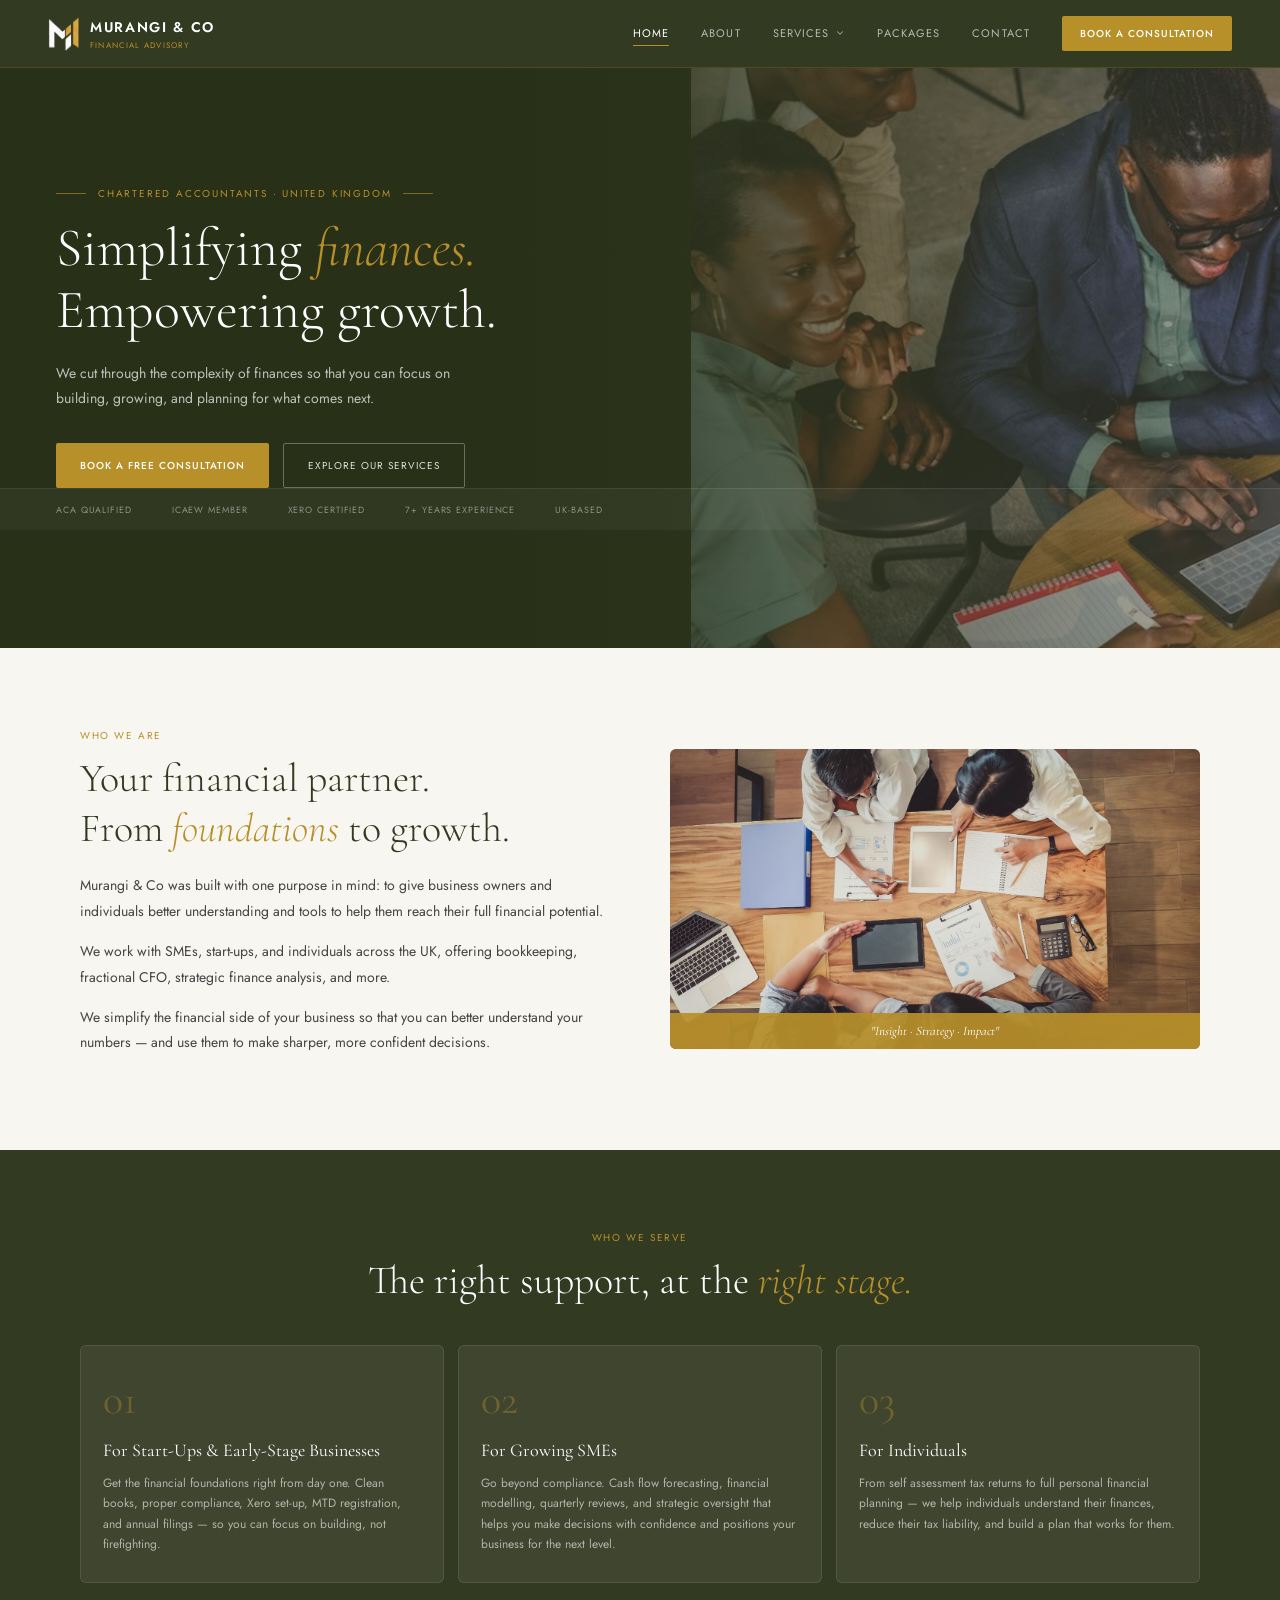
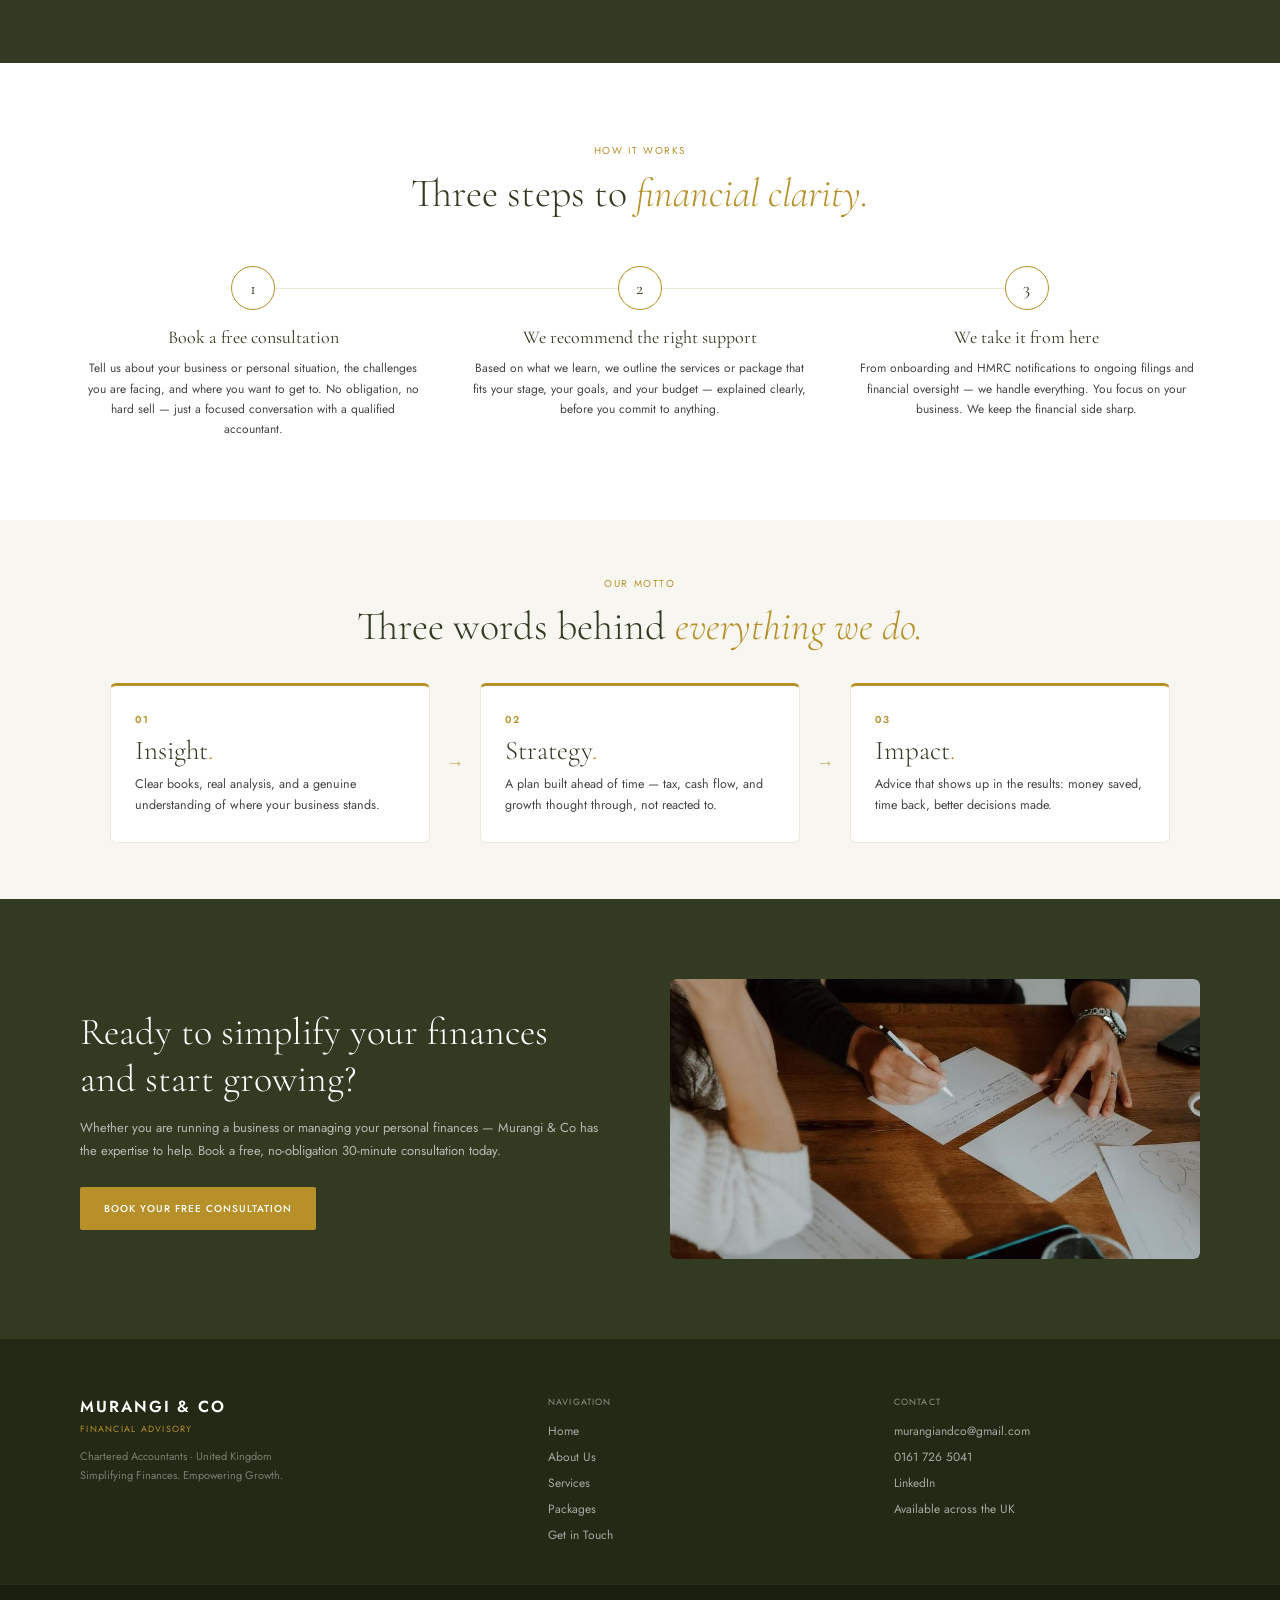
<file: index.html>
<!DOCTYPE html>
<html lang="en">
<head>
<meta charset="UTF-8">
<meta name="viewport" content="width=device-width, initial-scale=1.0">
<meta http-equiv="X-UA-Compatible" content="IE=edge">

<title>Murangi &amp; Co | Chartered Accountants</title>
<meta name="description" content="Murangi &amp; Co is a UK chartered accountancy practice offering bookkeeping and automation, statutory filings, Making Tax Digital, fractional CFO support, personal tax returns and financial planning for growing businesses and individuals.">
<meta name="author" content="Murangi &amp; Co">
<meta name="theme-color" content="#3a422e">
<link rel="canonical" href="https://www.murangiandco.com/">

<!-- Favicons (relative paths, GitHub Pages safe) -->
<link rel="icon" href="favicon.ico" sizes="any">
<link rel="icon" type="image/png" sizes="192x192" href="images/icon-192.png">
<link rel="apple-touch-icon" href="images/apple-touch-icon.png">
<link rel="manifest" href="assets/site.webmanifest">

<!-- Open Graph -->
<meta property="og:type" content="website">
<meta property="og:site_name" content="Murangi &amp; Co">
<meta property="og:title" content="Murangi &amp; Co | Chartered Accountants">
<meta property="og:description" content="Murangi &amp; Co is a UK chartered accountancy practice offering bookkeeping and automation, statutory filings, Making Tax Digital, fractional CFO support, personal tax returns and financial planning for growing businesses and individuals.">
<meta property="og:url" content="https://www.murangiandco.com/">
<meta property="og:image" content="https://www.murangiandco.com/images/og-image.jpg">
<meta property="og:image:width" content="1200">
<meta property="og:image:height" content="630">
<meta property="og:locale" content="en_GB">

<!-- Twitter -->
<meta name="twitter:card" content="summary_large_image">
<meta name="twitter:title" content="Murangi &amp; Co | Chartered Accountants">
<meta name="twitter:description" content="Murangi &amp; Co is a UK chartered accountancy practice offering bookkeeping and automation, statutory filings, Making Tax Digital, fractional CFO support, personal tax returns and financial planning for growing businesses and individuals.">
<meta name="twitter:image" content="https://www.murangiandco.com/images/og-image.jpg">

<!-- Fonts -->
<link rel="preconnect" href="https://fonts.googleapis.com">
<link rel="preconnect" href="https://fonts.gstatic.com" crossorigin>
<link href="https://fonts.googleapis.com/css2?family=Cormorant+Garamond:ital,wght@0,300;0,400;0,600;1,300;1,400;1,600&family=Jost:wght@300;400;500;600&display=swap" rel="stylesheet">

<!-- Calendly -->
<link href="https://assets.calendly.com/assets/external/widget.css" rel="stylesheet">

<!-- Stylesheet -->
<link rel="stylesheet" href="css/style.css">
</head>
<body>

<!-- ══════════════════════════════════════ NAV ══════════════════════════════════════ -->
<nav class="nav">
  <div class="nav-logo-wrap" onclick="showPage('home')">
    <img class="nav-logo-mark" src="images/logo-monogram.png" alt="Murangi &amp; Co monogram">
    <div>
      <div class="nav-logo">MURANGI & CO</div>
      <div class="nav-tagline">FINANCIAL ADVISORY</div>
    </div>
  </div>
  <button class="nav-toggle" id="nav-toggle" aria-label="Toggle navigation" onclick="toggleNav()">
    <span></span><span></span><span></span>
  </button>
  <div class="nav-links" id="nav-links">
    <span class="nav-link active" id="nav-home" onclick="showPage('home')">HOME</span>
    <span class="nav-link" id="nav-about" onclick="showPage('about')">ABOUT</span>
    <div class="nav-mega-wrap" id="nav-mega-wrap">
      <span class="nav-link nav-link-mega" id="nav-services" onclick="handleServicesClick(event)">
        SERVICES
        <svg class="nav-chev" width="10" height="10" viewBox="0 0 24 24" fill="none" stroke="currentColor" stroke-width="2.5" stroke-linecap="round" stroke-linejoin="round"><polyline points="6 9 12 15 18 9"/></svg>
      </span>
      <div class="mega-menu" id="mega-menu">
        <div class="mega-menu-inner">

          <div class="mega-col">
            <div class="mega-col-label">
              <div class="mega-col-line"></div>
              <div class="mega-col-text">FOR BUSINESSES</div>
            </div>
            <div class="mega-items">

              <div class="mega-item" onclick="showPage('service-bookkeeping')">
                <div class="mega-item-icon">
                  <svg width="20" height="20" viewBox="0 0 24 24" fill="none" stroke="#b8902a" stroke-width="1.4" stroke-linecap="round" stroke-linejoin="round"><ellipse cx="12" cy="5" rx="9" ry="3"/><path d="M21 12c0 1.66-4 3-9 3s-9-1.34-9-3"/><path d="M3 5v14c0 1.66 4 3 9 3s9-1.34 9-3V5"/></svg>
                </div>
                <div class="mega-item-text">
                  <div class="mega-item-title">Bookkeeping Automation &amp; Setup</div>
                  <div class="mega-item-sub">Clean books. Xero set up. Audit-ready.</div>
                </div>
              </div>

              <div class="mega-item" onclick="showPage('service-filings')">
                <div class="mega-item-icon">
                  <svg width="20" height="20" viewBox="0 0 24 24" fill="none" stroke="#b8902a" stroke-width="1.4" stroke-linecap="round" stroke-linejoin="round"><path d="M14 2H6a2 2 0 0 0-2 2v16a2 2 0 0 0 2 2h12a2 2 0 0 0 2-2V8z"/><polyline points="14 2 14 8 20 8"/><line x1="16" y1="13" x2="8" y2="13"/><line x1="16" y1="17" x2="8" y2="17"/></svg>
                </div>
                <div class="mega-item-text">
                  <div class="mega-item-title">Financial Statements &amp; Statutory Filings</div>
                  <div class="mega-item-sub">Annual accounts, CT600, VAT, on time.</div>
                </div>
              </div>

              <div class="mega-item" onclick="showPage('service-mtd')">
                <div class="mega-item-icon">
                  <svg width="20" height="20" viewBox="0 0 24 24" fill="none" stroke="#b8902a" stroke-width="1.4" stroke-linecap="round" stroke-linejoin="round"><rect x="5" y="2" width="14" height="20" rx="2"/><line x1="12" y1="18" x2="12.01" y2="18" stroke-width="2"/></svg>
                </div>
                <div class="mega-item-text">
                  <div class="mega-item-title">Making Tax Digital Compliance</div>
                  <div class="mega-item-sub">MTD-ready before the deadline hits.</div>
                </div>
              </div>

              <div class="mega-item" onclick="showPage('service-cfo')">
                <div class="mega-item-icon">
                  <svg width="20" height="20" viewBox="0 0 24 24" fill="none" stroke="#b8902a" stroke-width="1.4" stroke-linecap="round" stroke-linejoin="round"><polyline points="3 17 9 11 13 15 21 7"/><polyline points="14 7 21 7 21 14"/></svg>
                </div>
                <div class="mega-item-text">
                  <div class="mega-item-title">Fractional CFO &amp; Strategic Advisory</div>
                  <div class="mega-item-sub">Finance Director thinking, on flexible terms.</div>
                </div>
              </div>

            </div>
          </div>

          <div class="mega-col">
            <div class="mega-col-label">
              <div class="mega-col-line"></div>
              <div class="mega-col-text">FOR INDIVIDUALS</div>
            </div>
            <div class="mega-items">

              <div class="mega-item" onclick="showPage('service-personal-tax')">
                <div class="mega-item-icon">
                  <svg width="20" height="20" viewBox="0 0 24 24" fill="none" stroke="#b8902a" stroke-width="1.4" stroke-linecap="round" stroke-linejoin="round"><path d="M14 2H6a2 2 0 0 0-2 2v16l3-2 2 2 2-2 2 2 2-2 3 2V4a2 2 0 0 0-2-2z"/><line x1="8" y1="9" x2="16" y2="9"/><line x1="8" y1="13" x2="14" y2="13"/></svg>
                </div>
                <div class="mega-item-text">
                  <div class="mega-item-title">Personal Tax Returns &amp; Planning</div>
                  <div class="mega-item-sub">Filed properly. Planned properly.</div>
                </div>
              </div>

              <div class="mega-item" onclick="showPage('service-financial-planning')">
                <div class="mega-item-icon">
                  <svg width="20" height="20" viewBox="0 0 24 24" fill="none" stroke="#b8902a" stroke-width="1.4" stroke-linecap="round" stroke-linejoin="round"><circle cx="12" cy="12" r="10"/><circle cx="12" cy="12" r="6"/><circle cx="12" cy="12" r="2"/></svg>
                </div>
                <div class="mega-item-text">
                  <div class="mega-item-title">Personal Financial Planning &amp; Budgeting</div>
                  <div class="mega-item-sub">A clear picture. A realistic plan.</div>
                </div>
              </div>

              <div class="mega-cta" onclick="showPage('contact')">
                <div class="mega-cta-text">
                  <div class="mega-cta-title">Not sure what you need?</div>
                  <div class="mega-cta-sub">Book a free 30-min consultation</div>
                </div>
                <svg class="mega-cta-arrow" width="14" height="14" viewBox="0 0 24 24" fill="none" stroke="#b8902a" stroke-width="1.8" stroke-linecap="round" stroke-linejoin="round"><line x1="5" y1="12" x2="19" y2="12"/><polyline points="12 5 19 12 12 19"/></svg>
              </div>

            </div>
          </div>

        </div>
      </div>
    </div>
    <span class="nav-link" id="nav-packages" onclick="showPage('packages')">PACKAGES</span>
    <span class="nav-link" id="nav-contact" onclick="showPage('contact')">CONTACT</span>
    <button class="nav-cta" onclick="showPage('contact')">BOOK A CONSULTATION</button>
  </div>
</nav>

<!-- ══════════════════════════════════════ HOME PAGE ══════════════════════════════════════ -->
<div class="page active" id="page-home">

  <!-- Hero -->
  <div class="hero">
    <div class="hero-photo-panel">
      <div class="hero-photo-bg">
        <img class="hero-photo-img" src="images/hero-home.jpg" alt="Young professionals working together around a laptop">
      </div>
    </div>
    <div class="hero-gradient"></div>
    <div style="width:100%;">
      <div class="hero-content">
        <div class="hero-eyebrow">CHARTERED ACCOUNTANTS · UNITED KINGDOM</div>
        <div class="hero-h1">Simplifying <em>finances.</em><br>Empowering growth.</div>
        <div class="hero-sub">We cut through the complexity of finances so that you can focus on building, growing, and planning for what comes next.</div>
        <div class="hero-btns">
          <button class="btn-primary" onclick="showPage('contact')">BOOK A FREE CONSULTATION</button>
          <button class="btn-secondary" onclick="showPage('services')">EXPLORE OUR SERVICES</button>
        </div>
      </div>
      <div class="trust-bar">
        <span class="trust-item">ACA QUALIFIED</span>
        <span class="trust-item">ICAEW MEMBER</span>
        <span class="trust-item">XERO CERTIFIED</span>
        <span class="trust-item">7+ YEARS EXPERIENCE</span>
        <span class="trust-item">UK-BASED</span>
      </div>
    </div>
  </div>

  <!-- Who We Are -->
  <div class="section bg-cream">
    <div class="two-col">
      <div>
        <div class="section-eyebrow">WHO WE ARE</div>
        <div class="section-title">Your financial partner.<br>From <em>foundations</em> to growth.</div>
        <div class="section-body">Murangi & Co was built with one purpose in mind: to give business owners and individuals better understanding and tools to help them reach their full financial potential.</div>
        <div class="section-body">We work with SMEs, start-ups, and individuals across the UK, offering bookkeeping, fractional CFO, strategic finance analysis, and more.</div>
        <div class="section-body">We simplify the financial side of your business so that you can better understand your numbers — and use them to make sharper, more confident decisions.</div>
      </div>
      <div class="photo-block">
        <div class="photo-block-inner navy" style="height:300px;padding:0;">
          <img class="photo-block-img" src="images/home-feature.jpg" alt="Advisers and clients reviewing financial reports and charts around a table">
        </div>
        <div class="photo-block-caption">"Insight · Strategy · Impact"</div>
      </div>
    </div>
  </div>

  <!-- Who We Serve -->
  <div class="section bg-navy">
    <div style="text-align:center; margin-bottom:40px;">
      <div class="section-eyebrow">WHO WE SERVE</div>
      <div class="section-title light">The right support, at the <em>right stage.</em></div>
    </div>
    <div class="serve-grid">
      <div class="serve-card">
        <div class="serve-num">01</div>
        <div class="serve-title">For Start-Ups & Early-Stage Businesses</div>
        <div class="serve-text">Get the financial foundations right from day one. Clean books, proper compliance, Xero set-up, MTD registration, and annual filings — so you can focus on building, not firefighting.</div>
      </div>
      <div class="serve-card">
        <div class="serve-num">02</div>
        <div class="serve-title">For Growing SMEs</div>
        <div class="serve-text">Go beyond compliance. Cash flow forecasting, financial modelling, quarterly reviews, and strategic oversight that helps you make decisions with confidence and positions your business for the next level.</div>
      </div>
      <div class="serve-card">
        <div class="serve-num">03</div>
        <div class="serve-title">For Individuals</div>
        <div class="serve-text">From self assessment tax returns to full personal financial planning — we help individuals understand their finances, reduce their tax liability, and build a plan that works for them.</div>
      </div>
    </div>
  </div>

  <!-- How It Works -->
  <div class="section bg-white">
    <div style="text-align:center; margin-bottom:48px;">
      <div class="section-eyebrow">HOW IT WORKS</div>
      <div class="section-title" style="text-align:center;">Three steps to <em>financial clarity.</em></div>
    </div>
    <div class="steps-grid">
      <div>
        <div class="step-num">1</div>
        <div class="step-title">Book a free consultation</div>
        <div class="step-text">Tell us about your business or personal situation, the challenges you are facing, and where you want to get to. No obligation, no hard sell — just a focused conversation with a qualified accountant.</div>
      </div>
      <div>
        <div class="step-num">2</div>
        <div class="step-title">We recommend the right support</div>
        <div class="step-text">Based on what we learn, we outline the services or package that fits your stage, your goals, and your budget — explained clearly, before you commit to anything.</div>
      </div>
      <div>
        <div class="step-num">3</div>
        <div class="step-title">We take it from here</div>
        <div class="step-text">From onboarding and HMRC notifications to ongoing filings and financial oversight — we handle everything. You focus on your business. We keep the financial side sharp.</div>
      </div>
    </div>
  </div>

  <!-- Our Motto -->
  <div class="section bg-cream motto-section">
    <div style="text-align:center; margin-bottom:32px;">
      <div class="section-eyebrow">OUR MOTTO</div>
      <div class="section-title" style="text-align:center;">Three words behind <em>everything we do.</em></div>
    </div>
    <div class="motto-grid">
      <div class="motto-card">
        <div class="motto-num">01</div>
        <div class="motto-word">Insight<em>.</em></div>
        <div class="motto-text">Clear books, real analysis, and a genuine understanding of where your business stands.</div>
      </div>
      <div class="motto-arrow">→</div>
      <div class="motto-card">
        <div class="motto-num">02</div>
        <div class="motto-word">Strategy<em>.</em></div>
        <div class="motto-text">A plan built ahead of time — tax, cash flow, and growth thought through, not reacted to.</div>
      </div>
      <div class="motto-arrow">→</div>
      <div class="motto-card">
        <div class="motto-num">03</div>
        <div class="motto-word">Impact<em>.</em></div>
        <div class="motto-text">Advice that shows up in the results: money saved, time back, better decisions made.</div>
      </div>
    </div>
  </div>

  
  <!-- CTA -->
  <div class="cta-section">
    <div>
      <div class="cta-title">Ready to simplify your finances and start growing?</div>
      <div class="cta-sub">Whether you are running a business or managing your personal finances — Murangi & Co has the expertise to help. Book a free, no-obligation 30-minute consultation today.</div>
      <button class="btn-primary" onclick="showPage('contact')">BOOK YOUR FREE CONSULTATION</button>
    </div>
    <div class="cta-photo-block" style="background:none;border:none;padding:0;overflow:hidden;">
      <img class="cta-photo-img" src="images/cta-consultation.jpg" alt="Taking notes together across a table">
    </div>
  </div>

  <!-- Footer -->
  <div class="footer">
    <div>
      <div class="footer-logo">MURANGI & CO</div>
      <div class="footer-tagline">FINANCIAL ADVISORY</div>
      <div class="footer-desc">Chartered Accountants · United Kingdom<br>Simplifying Finances. Empowering Growth.</div>
    </div>
    <div>
      <div class="footer-col-title">NAVIGATION</div>
      <span class="footer-link" onclick="showPage('home')">Home</span>
      <span class="footer-link" onclick="showPage('about')">About Us</span>
      <span class="footer-link" onclick="showPage('services')">Services</span>
      <span class="footer-link" onclick="showPage('packages')">Packages</span>
      <span class="footer-link">Get in Touch</span>
    </div>
    <div>
      <div class="footer-col-title">CONTACT</div>
      <span class="footer-link"><a href="mailto:murangiandco@gmail.com" style="color:inherit;text-decoration:none;">murangiandco@gmail.com</a></span>
      <span class="footer-link"><a href="tel:+441617265041" style="color:inherit;text-decoration:none;">0161 726 5041</a></span>
      <span class="footer-link"><a href="https://linkedin.com/company/murangi-co" target="_blank" rel="noopener" style="color:inherit;text-decoration:none;">LinkedIn</a></span>
      <span class="footer-link">Available across the UK</span>
    </div>
  </div>
  <div class="footer-bottom">
    <span class="footer-bottom-text">ACA QUALIFIED · ICAEW MEMBER · XERO CERTIFIED ADVISER · REGISTERED IN ENGLAND AND WALES</span>
    <span class="footer-bottom-text">© 2025 Murangi & Co. All rights reserved.</span>
  </div>
</div>

<!-- ══════════════════════════════════════ ABOUT PAGE ══════════════════════════════════════ -->
<div class="page" id="page-about">

  <!-- Hero -->
  <div class="about-hero" style="min-height:280px;">
    <img src="images/about-hero.jpg" alt="Murangi & Co adviser meeting with a client" style="position:absolute;inset:0;width:100%;height:100%;object-fit:cover;object-position:center 35%;">
    <div style="position:absolute;inset:0;background:linear-gradient(160deg,rgba(51,58,34,0.82),rgba(35,41,21,0.78));"></div>
    <div style="position:relative;text-align:center;padding:0 100px;z-index:1;">
      <div class="section-eyebrow">ABOUT US</div>
      <div style="font-family:var(--serif);font-size:42px;font-style:italic;color:var(--white);line-height:1.25;margin-bottom:12px;">"The financial partner your business deserves."</div>
      <div style="color:rgba(255,255,255,0.7);font-size:13px;line-height:1.7;">Murangi & Co is built on the belief that professional financial expertise should be inclusive to all organisations.</div>
    </div>
  </div>

  <!-- Our Story -->
  <div class="section bg-cream">
    <div class="two-col">
      <div>
        <div class="section-eyebrow">OUR STORY</div>
        <div class="section-title">Built to close <em>the gap.</em></div>
        <div class="section-body">Too many small businesses and individuals are navigating their finances without the right support. Not because the support does not exist — but because it has historically been designed for larger organisations with bigger budgets and dedicated finance teams.</div>
        <div class="section-body">The reality for most SMEs and start-ups looks very different. Books that are difficult to interpret. Uncertainty around HMRC compliance. No clear picture of cash flow or financial health.</div>
        <div class="section-body">Murangi & Co was built to close that gap. We bring the financial expertise, the analytical rigour, and the commercial thinking that growing businesses need — and we make it accessible, practical, and genuinely useful at every stage of the journey.</div>
      </div>
      <div class="photo-block">
        <div class="photo-block-inner navy" style="height:320px;padding:0;">
          <img class="photo-block-img" src="images/about-feature.jpg" alt="Advisers reviewing a document together over coffee">
        </div>
        <div class="photo-block-caption">"ACA Qualified · Big Four Trained · Xero Certified"</div>
      </div>
    </div>
  </div>

    <!-- Behind the Practice — Founder Section -->
  <section class="founder-section">
    <div class="founder-header">
      <div class="founder-eyebrow">BEHIND THE PRACTICE</div>
      <h2 class="founder-heading">Meet the person behind <em>Murangi &amp; Co.</em></h2>
    </div>

    <div class="founder-body-wrap">
      <div class="founder-top">
        <div class="founder-text">
          <div class="founder-pullquote">
            "Bridging the gap between what large corporates have — and what small businesses need."
          </div>

          <p>Murangi &amp; Co was founded by <strong>Mbajo Murangi</strong>, an ACA-qualified Chartered Accountant and ICAEW member, with over seven years of experience across finance and audit.</p>

          <p>With a passion for and deep understanding of the importance of financial literacy, we know that good accounting is not just about the numbers. It's about strategic financial decisions, understanding compliance, and using laws to your advantage — for savings, for planning, and for the decisions that help a business grow.</p>

          <p>Having worked across Big Four audit engagements with banks, insurance companies, and payments businesses, and having acted as Reporting Accountant on IPO readiness engagements, Mbajo brings both the skills and the expertise to Murangi &amp; Co with the aim of doing one thing: <strong>bridging the gap.</strong></p>
        </div>

        <div class="founder-photo-col">
          <img src="images/founder-portrait.jpg" alt="Mbajo Murangi, ACA, founder of Murangi & Co">
          <div class="founder-caption">
            <div class="founder-caption-name">Mbajo Murangi</div>
            <div class="founder-caption-role">ACA · FOUNDER, MURANGI &amp; CO</div>
          </div>
        </div>
      </div>

      <div class="founder-continuation">
        <p>From that exposure to businesses at scale, one thing becomes clear. There is a real gap between what large corporates have access to — the tools, the expertise, the strategic financial thinking — and what SMEs and smaller businesses can practically get their hands on.</p>
      </div>
    </div>
  </section>

  <div class="founder-divider"></div>

  <!-- Experience & Expertise -->
  <section class="experience-section">
    <div class="experience-header">
      <div class="founder-eyebrow">EXPERIENCE &amp; EXPERTISE</div>
      <h2 class="founder-heading">Built on <em>evidence and expertise.</em></h2>
    </div>

    <div class="experience-list">
      <div class="experience-item">
        <div class="experience-item-title">ACA Chartered Accountant</div>
        <div class="experience-item-detail">Institute of Chartered Accountants in England and Wales (ICAEW)</div>
      </div>
      <div class="experience-item">
        <div class="experience-item-title">First Class Honours</div>
        <div class="experience-item-detail">BSc Forensic Accounting, University of South Wales</div>
      </div>
      <div class="experience-item">
        <div class="experience-item-title">Big Four training at KPMG Manchester</div>
        <div class="experience-item-detail">Audit Associate through to Assistant Manager</div>
      </div>
      <div class="experience-item">
        <div class="experience-item-title">Reporting Accountant on IPO engagements</div>
        <div class="experience-item-detail">SIR 2000 accountant's reports for prospectus inclusion</div>
      </div>
      <div class="experience-item">
        <div class="experience-item-title">FCA, PRA, and CASS regulatory frameworks</div>
        <div class="experience-item-detail">Applied across banking, payments, and asset management audits</div>
      </div>
      <div class="experience-item">
        <div class="experience-item-title">FRC Audit Quality Review support</div>
        <div class="experience-item-detail">Engagements reviewed to the highest standard of audit documentation</div>
      </div>
      <div class="experience-item">
        <div class="experience-item-title">Best Overall Project Award</div>
        <div class="experience-item-detail">Live project on international fraud for the Development Bank of Wales and Gough Square Chambers Law</div>
      </div>
      <div class="experience-item">
        <div class="experience-item-title">Independent SME practice</div>
        <div class="experience-item-detail">Statutory accounts, HMRC filings, cash flow projections, and investment-ready financial models</div>
      </div>

      <div class="experience-signature">
        <div class="experience-signature-rule"></div>
        <div>
          <div class="experience-signature-name">Mbajo Murangi</div>
          <div class="experience-signature-role">ACA · ICAEW MEMBER · FOUNDER</div>
        </div>
        <div class="experience-signature-rule"></div>
      </div>
    </div>
  </section>



  <!-- The Standard We're Held To (merged: ICAEW + 4 pillars) -->
  <section class="standard-section">
    <div class="standard-header">
      <div class="standard-eyebrow">THE STANDARD WE'RE HELD TO</div>
      <h2 class="standard-heading">What it means to be <em>ACA qualified.</em></h2>
      <p class="standard-intro">At Murangi &amp; Co, our ACA-qualified professionals hold themselves to the highest standards set by the Institute of Chartered Accountants in England and Wales.</p>
    </div>

    <div class="icaew-strip">
      <div class="icaew-strip-logo">
        <img src="images/icaew-logo.jpg" alt="ICAEW Chartered Accountant">
      </div>
      <div class="icaew-strip-text">
        The ICAEW is one of the world's leading professional bodies for chartered accountants, recognised as a benchmark of technical excellence, ethical conduct, and financial integrity.
      </div>
    </div>

    <div class="pillars-grid">
      <div class="pillar-card">
        <div class="pillar-icon-circle">
          <svg width="22" height="22" viewBox="0 0 24 24" fill="none" stroke="#b8902a" stroke-width="1.5" stroke-linecap="round" stroke-linejoin="round"><path d="M22 10v6M2 10l10-5 10 5-10 5z"/><path d="M6 12v5c3 3 9 3 12 0v-5"/></svg>
        </div>
        <div class="pillar-title">ACA Qualification</div>
        <div class="pillar-detail">A qualification built across accounting, audit, assurance, tax, business strategy, and corporate finance, ensuring the knowledge and exposure to advise at every level</div>
      </div>

      <div class="pillar-card">
        <div class="pillar-icon-circle">
          <svg width="22" height="22" viewBox="0 0 24 24" fill="none" stroke="#b8902a" stroke-width="1.5" stroke-linecap="round" stroke-linejoin="round"><rect x="3" y="7" width="18" height="13" rx="1"/><path d="M8 7V5a2 2 0 0 1 2-2h4a2 2 0 0 1 2 2v2"/><path d="M3 13h18"/></svg>
        </div>
        <div class="pillar-title">Practical Experience</div>
        <div class="pillar-detail">Big Four experience across banking, insurance, and payments engagements, bringing tested controls, operations, and assessment methods into the work we deliver at Murangi &amp; Co</div>
      </div>

      <div class="pillar-card">
        <div class="pillar-icon-circle">
          <svg width="22" height="22" viewBox="0 0 24 24" fill="none" stroke="#b8902a" stroke-width="1.5" stroke-linecap="round" stroke-linejoin="round"><path d="M12 3l8 4v6c0 5-3.5 7.5-8 8-4.5-.5-8-3-8-8V7z"/><path d="M9 12l2 2 4-4"/></svg>
        </div>
        <div class="pillar-title">Ethics &amp; Scepticism</div>
        <div class="pillar-detail">Bound by the ICAEW Code of Ethics: integrity, objectivity, and independence</div>
      </div>

      <div class="pillar-card">
        <div class="pillar-icon-circle">
          <svg width="22" height="22" viewBox="0 0 24 24" fill="none" stroke="#b8902a" stroke-width="1.5" stroke-linecap="round" stroke-linejoin="round"><path d="M12 2v6M12 22v-6M4.93 4.93l4.24 4.24M14.83 14.83l4.24 4.24M2 12h6M22 12h-6M4.93 19.07l4.24-4.24M14.83 9.17l4.24-4.24"/></svg>
        </div>
        <div class="pillar-title">Continuing Development</div>
        <div class="pillar-detail">An ICAEW requirement to evidence continued development through ongoing training and learning, keeping the methods, systems, and knowledge our clients rely on up to date</div>
      </div>
    </div>
  </section>

  <!-- Working With Us -->
  <div class="section bg-cream">
    <div class="two-col-wide">
      <div>
        <div class="section-eyebrow">WORKING WITH US</div>
        <div class="section-title">What to <em>expect.</em></div>
        <div class="section-body">When you work with Murangi & Co, you deal directly with a qualified accountant from the first conversation to the last. We take time to understand your business, your goals, and your challenges — and we build a working relationship that goes beyond the annual accounts.</div>
        <div class="section-body">We are responsive, transparent about costs, and always available to talk. If something changes in your business or your personal situation, we want to know — because that is exactly when the right financial advice makes the biggest difference.</div>
        <div class="text-link">→ GET IN TOUCH</div>
      </div>
      <div class="photo-block">
        <div class="photo-block-inner navy" style="height:260px;padding:0;">
          <img class="photo-block-img" src="images/about-experience.jpg" alt="Colleagues talking through plans together in a bright office">
        </div>
      </div>
    </div>
  </div>

  <!-- Our Values (flip cards) -->
  <div class="section bg-white">
    <div style="text-align:center;margin-bottom:36px;">
      <div class="section-eyebrow">OUR VALUES</div>
      <div class="section-title" style="text-align:center;">What we <em>stand for.</em></div>
    </div>
    <div class="values-grid">
      <div class="flip-card">
        <div class="flip-card-inner">
          <div class="flip-front">
            <div class="flip-icon"><svg width="36" height="36" viewBox="0 0 24 24" fill="none" stroke="#b8902a" stroke-width="1.4" stroke-linecap="round" stroke-linejoin="round"><circle cx="12" cy="12" r="10"/><circle cx="12" cy="12" r="6"/><circle cx="12" cy="12" r="2"/></svg></div>
            <div class="flip-title">Rigour</div>
            <div class="flip-hint">hover to read more</div>
          </div>
          <div class="flip-back">
            <div class="flip-back-title">Rigour</div>
            <div class="flip-back-text">Every figure, every filing, every recommendation — held to the same high professional bar, regardless of engagement size.</div>
          </div>
        </div>
      </div>
      <div class="flip-card">
        <div class="flip-card-inner">
          <div class="flip-front">
            <div class="flip-icon"><svg width="36" height="36" viewBox="0 0 24 24" fill="none" stroke="#b8902a" stroke-width="1.4" stroke-linecap="round" stroke-linejoin="round"><path d="M9 18h6"/><path d="M10 22h4"/><path d="M15.09 14c.18-.98.65-1.74 1.41-2.5A4.65 4.65 0 0 0 18 8 6 6 0 0 0 6 8c0 1 .23 2.23 1.5 3.5A4.61 4.61 0 0 1 8.91 14"/><path d="M10.5 9.5a1.5 1.5 0 0 1 3 0c0 .8-1.5 1-1.5 2"/><line x1="12" y1="13" x2="12" y2="13.01"/></svg></div>
            <div class="flip-title">Clarity</div>
            <div class="flip-hint">hover to read more</div>
          </div>
          <div class="flip-back">
            <div class="flip-back-title">Clarity</div>
            <div class="flip-back-text">Plain English, always. We make sure you understand your financial position at every stage. No jargon. No surprises.</div>
          </div>
        </div>
      </div>
      <div class="flip-card">
        <div class="flip-card-inner">
          <div class="flip-front">
            <div class="flip-icon"><svg width="40" height="40" viewBox="0 0 24 24" fill="#b8902a" xmlns="http://www.w3.org/2000/svg"><path d="M16.48 10.41c-.39.39-1.04.39-1.43 0l-4.47-4.46-6.7 6.69V14h-2v-2.18c0-.53.21-1.04.59-1.41l6.7-6.7c.78-.78 2.04-.78 2.83 0l4.48 4.47c.39.39.39 1.04 0 1.43L16.48 10.41zM23.62 11.41l-6.7-6.7c-.78-.78-2.05-.78-2.83 0l-.71.71 4.47 4.46c.77.77.77 2.04 0 2.86c-.39.39-.91.59-1.43.59c-.34 0-.67-.08-.97-.25v6.34c0 .55.45 1 1 1H17c.55 0 1-.45 1-1v-5h2v5h2c1.1 0 2-.9 2-2v-4.59C24 12.34 23.79 11.83 23.41 11.41zM15.04 13.31l-4.34-4.35l-6.7 6.7c-.39.39-.39 1.02 0 1.41l3.54 3.54c.39.39 1.02.39 1.41 0L15.04 14.72C15.43 14.33 15.43 13.7 15.04 13.31z"/></svg></div>
            <div class="flip-title">Commitment</div>
            <div class="flip-hint">hover to read more</div>
          </div>
          <div class="flip-back">
            <div class="flip-back-title">Commitment</div>
            <div class="flip-back-text">We are invested in your outcome, not just your invoice. Your success is the measure of whether we have done our job properly.</div>
          </div>
        </div>
      </div>
      <div class="flip-card">
        <div class="flip-card-inner">
          <div class="flip-front">
            <div class="flip-icon"><svg width="36" height="36" viewBox="0 0 24 24" fill="none" stroke="#b8902a" stroke-width="1.4" stroke-linecap="round" stroke-linejoin="round"><path d="M12 3v18"/><path d="M8 21h8"/><path d="M5 7h14"/><path d="M17 5l2 2"/><path d="M7 5l-2 2"/><path d="M6 7l-3 6a3 3 0 0 0 6 0z"/><path d="M18 7l-3 6a3 3 0 0 0 6 0z"/></svg></div>
            <div class="flip-title">Integrity</div>
            <div class="flip-hint">hover to read more</div>
          </div>
          <div class="flip-back">
            <div class="flip-back-title">Integrity</div>
            <div class="flip-back-text">Honest advice, even when it is not what you want to hear. You will always know where you stand.</div>
          </div>
        </div>
      </div>
    </div>
    <div class="flip-note">Hover over each card to reveal the full description · Tap on mobile</div>
  </div>

  <!-- CTA -->
  <div class="cta-section">
    <div>
      <div class="cta-title">Ready to simplify your finances and start growing?</div>
      <div class="cta-sub">Book a free, no-obligation 30-minute consultation with a qualified accountant.</div>
      <button class="btn-primary" onclick="showPage('contact')">BOOK YOUR FREE CONSULTATION</button>
    </div>
    <div class="cta-photo-block" style="background:none;border:none;padding:0;overflow:hidden;">
      <img class="cta-photo-img" src="images/cta-consultation.jpg" alt="Taking notes together across a table">
    </div>
  </div>

  <!-- Footer -->
  <div class="footer">
    <div><div class="footer-logo">MURANGI & CO</div><div class="footer-tagline">FINANCIAL ADVISORY</div><div class="footer-desc">Chartered Accountants · United Kingdom<br>Simplifying Finances. Empowering Growth.</div></div>
    <div><div class="footer-col-title">NAVIGATION</div><span class="footer-link" onclick="showPage('home')">Home</span><span class="footer-link" onclick="showPage('about')">About Us</span><span class="footer-link" onclick="showPage('services')">Services</span><span class="footer-link" onclick="showPage('packages')">Packages</span></div>
    <div><div class="footer-col-title">CONTACT</div><span class="footer-link"><a href="mailto:murangiandco@gmail.com" style="color:inherit;text-decoration:none;">murangiandco@gmail.com</a></span><span class="footer-link"><a href="tel:+441617265041" style="color:inherit;text-decoration:none;">0161 726 5041</a></span><span class="footer-link"><a href="https://linkedin.com/company/murangi-co" target="_blank" rel="noopener" style="color:inherit;text-decoration:none;">LinkedIn</a></span></div>
  </div>
  <div class="footer-bottom">
    <span class="footer-bottom-text">ACA QUALIFIED · ICAEW MEMBER · XERO CERTIFIED ADVISER · REGISTERED IN ENGLAND AND WALES</span>
    <span class="footer-bottom-text">© 2025 Murangi & Co. All rights reserved.</span>
  </div>
</div>

<!-- ══════════════════════════════════════ SERVICES PAGE ══════════════════════════════════════ -->
<div class="page" id="page-services">

  <!-- Hero -->
  <div class="hero" style="min-height:280px;">
    <div style="width:100%;">
      <div class="hero-content hero-center">
        <div class="hero-eyebrow">SERVICES</div>
        <div class="hero-h1" style="font-size:46px;">Everything you need to <em>move forward.</em></div>
        <div class="hero-sub">Every service is designed around one question: what does this client actually need to move forward?</div>
      </div>
    </div>
  </div>

  <!-- Tab Nav -->
  <div class="tab-nav">
    <button class="tab-btn active" id="tab-biz" onclick="showTab('biz')">FOR BUSINESSES</button>
    <button class="tab-btn" id="tab-ind" onclick="showTab('ind')">FOR INDIVIDUALS</button>
  </div>

  <!-- For Businesses -->
  <div id="tab-biz-content">
    <div class="section bg-cream">
      <div class="section-label-row">
        <div class="section-label-text">FOR BUSINESSES</div>
        <div class="section-label-line"></div>
      </div>
      <div class="services-grid-2col">
        <div class="service-card" onclick="showPage('service-bookkeeping')" style="cursor:pointer;">
          <div class="service-card-body">
            <div class="service-num">01</div>
            <div class="service-title">Bookkeeping Automation & Setup</div>
            <div class="service-text">We configure a cloud-based accounting system — primarily Xero — tailored to your business. Bank feeds, VAT tracking, transaction categorisation, and ongoing oversight to keep everything accurate and audit-ready.</div>
            <div class="service-quote">Clean, real-time financial data is the foundation everything else is built on. This service also ensures you are fully ready for Making Tax Digital.</div>
            <div class="text-link" style="margin-top:12px;">→ LEARN MORE</div>
          </div>
        </div>
        <div class="service-card" onclick="showPage('service-filings')" style="cursor:pointer;">
          <div class="service-card-body">
            <div class="service-num">02</div>
            <div class="service-title">Financial Statements & Statutory Filings</div>
            <div class="service-text">We prepare and submit all required statutory documentation — annual financial statements, Companies House filings, Corporation Tax returns (CT600), and VAT returns. Filed on time, every time.</div>
            <div class="service-quote">Missing deadlines or submitting incorrect information carries real penalties. A qualified accountant responsible for these filings removes that risk entirely.</div>
            <div class="text-link" style="margin-top:12px;">→ LEARN MORE</div>
          </div>
        </div>
        <div class="service-card" onclick="showPage('service-mtd')" style="cursor:pointer;">
          <div class="service-card-body">
            <div class="service-num">03</div>
            <div class="service-title">Making Tax Digital Compliance</div>
            <div class="service-text">MTD requires businesses to maintain digital records and submit tax information through HMRC-compatible software. Compliance thresholds: April 2026 (£50,000), April 2027 (£30,000), April 2028 (£20,000).</div>
            <div class="service-quote">Most business owners are unaware of where they stand on MTD or what compliance actually requires. The window to act is narrowing. We make it straightforward.</div>
            <div class="text-link" style="margin-top:12px;">→ LEARN MORE</div>
          </div>
        </div>
        <div class="service-card" onclick="showPage('service-cfo')" style="cursor:pointer;">
          <div class="service-card-body">
            <div class="service-num">04</div>
            <div class="service-title">Fractional CFO & Strategic Finance Advisory</div>
            <div class="service-text">Senior-level financial thinking on a flexible basis — cash flow management, forward-looking projections, financial modelling, and strategic advice aligned to your current priorities.</div>
            <div class="service-quote">Most growing businesses cannot justify a full-time Finance Director — but they face exactly the decisions that require that level of expertise. This service bridges that gap.</div>
            <div class="text-link" style="margin-top:12px;">→ LEARN MORE</div>
          </div>
        </div>
      </div>
    </div>
  </div>

  <!-- For Individuals -->
  <div id="tab-ind-content" style="display:none;">
    <div class="section bg-navy">
      <div class="section-label-row">
        <div class="section-label-text" style="color:rgba(184,144,42,0.9);">FOR INDIVIDUALS</div>
        <div class="section-label-line" style="background:rgba(255,255,255,0.12);"></div>
      </div>
      <div class="ind-grid-3col">
        <div class="ind-service-card" onclick="showPage('service-personal-tax')" style="cursor:pointer;">
          <div class="ind-service-body">
            <div class="ind-service-num">01</div>
            <div class="ind-service-title">Personal Tax Returns & Planning</div>
            <div class="ind-service-text">We prepare and submit your SA100 to HMRC, filed ahead of your deadline — and proactively review your position to legally reduce what you pay: pension contributions, ISA allowances, reliefs, and the timing of income or asset disposals.</div>
            <div class="text-link" style="margin-top:12px;">→ LEARN MORE</div>
          </div>
        </div>
        <div class="ind-service-card" onclick="showPage('service-financial-planning')" style="cursor:pointer;">
          <div class="ind-service-body">
            <div class="ind-service-num">02</div>
            <div class="ind-service-title">Personal Financial Planning & Budgeting</div>
            <div class="ind-service-text">One-to-one financial planning for individuals who want a clearer picture of their finances and a realistic plan — whether that is property, debt, investment, or long-term financial security.</div>
            <div class="text-link" style="margin-top:12px;">→ LEARN MORE</div>
          </div>
        </div>
      </div>
    </div>
  </div>

  

  <!-- CTA -->
  <div class="cta-section">
    <div>
      <div class="cta-title">Not sure which service is right for you?</div>
      <div class="cta-sub">Book a free 30-minute consultation and we will talk it through together — no obligation, no hard sell. Just an honest conversation about what you actually need.</div>
      <button class="btn-primary" onclick="showPage('contact')">BOOK YOUR FREE CONSULTATION</button>
    </div>
    <div class="cta-photo-block" style="background:none;border:none;padding:0;overflow:hidden;">
      <img class="cta-photo-img" src="images/cta-consultation.jpg" alt="Taking notes together across a table">
    </div>
  </div>

  <!-- Footer -->
  <div class="footer">
    <div><div class="footer-logo">MURANGI & CO</div><div class="footer-tagline">FINANCIAL ADVISORY</div><div class="footer-desc">Chartered Accountants · United Kingdom<br>Simplifying Finances. Empowering Growth.</div></div>
    <div><div class="footer-col-title">NAVIGATION</div><span class="footer-link" onclick="showPage('home')">Home</span><span class="footer-link" onclick="showPage('about')">About Us</span><span class="footer-link" onclick="showPage('services')">Services</span><span class="footer-link" onclick="showPage('packages')">Packages</span></div>
    <div><div class="footer-col-title">CONTACT</div><span class="footer-link"><a href="mailto:murangiandco@gmail.com" style="color:inherit;text-decoration:none;">murangiandco@gmail.com</a></span><span class="footer-link"><a href="tel:+441617265041" style="color:inherit;text-decoration:none;">0161 726 5041</a></span><span class="footer-link"><a href="https://linkedin.com/company/murangi-co" target="_blank" rel="noopener" style="color:inherit;text-decoration:none;">LinkedIn</a></span></div>
  </div>
  <div class="footer-bottom">
    <span class="footer-bottom-text">ACA QUALIFIED · ICAEW MEMBER · XERO CERTIFIED ADVISER · REGISTERED IN ENGLAND AND WALES</span>
    <span class="footer-bottom-text">© 2025 Murangi & Co. All rights reserved.</span>
  </div>
</div>


<!-- ══════════════════════════════════════ SERVICE: BOOKKEEPING ══════════════════════════════════════ -->
<div class="page" id="page-service-bookkeeping">

  <!-- Hero -->
  <div class="svc-hero">
    <div class="svc-hero-photo">
      <img class="svc-hero-img" src="images/service-bookkeeping-hero.jpg" alt="Bookkeeping in progress on a laptop with notebook and pen">
    </div>
    <div class="svc-hero-gradient"></div>
    <div style="width:100%;">
      <div class="svc-hero-content">
        <div class="svc-hero-crumb">
          <span class="svc-hero-crumb-link" onclick="showPage('services')">SERVICES</span>
          <span class="svc-hero-crumb-sep">/</span>
          <span>FOR BUSINESSES</span>
        </div>
        <div class="svc-hero-h1">Bookkeeping, Automation<br>&amp; <em>Setup.</em></div>
        <div class="svc-hero-tag">Clean books. Clear picture. A business that runs on real numbers.</div>
      </div>
    </div>
  </div>

  <!-- The Problem -->
  <div class="section bg-cream">
    <div class="two-col-wide" style="grid-template-columns:1fr;max-width:820px;margin:0 auto;">
      <div class="svc-problem-prose">
        <div class="section-eyebrow">THE PROBLEM</div>
        <div class="section-body">Most business owners start out doing what makes sense — tracking income and expenses in a spreadsheet, saving receipts in a folder, or handing a box of documents to an accountant once a year.</div>
        <div class="section-body">For a while, it works. Then the business grows, transactions multiply, and what started as a manageable system quietly becomes a liability.</div>
        <div class="section-body">Without clean, up-to-date books, you cannot understand your profitability, plan for tax, or approach a lender with confidence. You do not know whether the business is actually profitable until months after the fact. Tax bills arrive as shocks rather than planned expenses. When it comes to applying for a loan or bringing in investment, disorganised records signal risk and close doors.</div>
        <div class="section-body">The root cause is almost always the same: the business never had a proper financial system set up in the first place. This service fixes that — properly, sustainably, and in a way that puts the business owner back in control.</div>
      </div>
    </div>
  </div>

  <!-- What We Offer -->
  <div class="section bg-white">
    <div style="text-align:center; margin-bottom:48px;">
      <div class="section-eyebrow">WHAT WE OFFER</div>
      <div class="section-title">Everything you need, <em>set up properly.</em></div>
    </div>
    <div class="svc-offer-list">

      <div class="svc-offer-item">
        <div class="svc-offer-icon">
          <svg width="22" height="22" viewBox="0 0 24 24" fill="none" stroke="#b8902a" stroke-width="1.4" stroke-linecap="round" stroke-linejoin="round"><path d="M18 10h-1.26A8 8 0 1 0 9 20h9a5 5 0 0 0 0-10z"/></svg>
        </div>
        <div>
          <div class="svc-offer-title">End-to-End Xero Setup</div>
          <div class="svc-offer-text">We configure your Xero accounting system from the ground up, tailored specifically to your business — not a generic template. A <strong>chart of accounts</strong> structured to reflect how your business actually operates. <strong>Bank feeds</strong> connected so transactions flow in real time. <strong>VAT configuration</strong> aligned to your scheme — standard, flat rate, cash accounting, or annual. <strong>Invoice and payment templates</strong> branded and set up. <strong>Automated categorisation rules</strong> built around your specific income streams and expense patterns.</div>
        </div>
      </div>

      <div class="svc-offer-item">
        <div class="svc-offer-icon">
          <svg width="22" height="22" viewBox="0 0 24 24" fill="none" stroke="#b8902a" stroke-width="1.4" stroke-linecap="round" stroke-linejoin="round"><path d="M3 3v18h18"/><path d="M7 14l4-4 4 4 6-6"/></svg>
        </div>
        <div>
          <div class="svc-offer-title">Cleanup &amp; Migration</div>
          <div class="svc-offer-text">If your books are currently in a spreadsheet, another platform, or simply a mess, we handle the migration and cleanup before the new system goes live. There is no point building on a shaky foundation — so we ensure the numbers going into Xero are accurate, complete, and reconciled before anything is handed over.</div>
        </div>
      </div>

      <div class="svc-offer-item">
        <div class="svc-offer-icon">
          <svg width="22" height="22" viewBox="0 0 24 24" fill="none" stroke="#b8902a" stroke-width="1.4" stroke-linecap="round" stroke-linejoin="round"><circle cx="12" cy="12" r="10"/><circle cx="12" cy="12" r="3"/></svg>
        </div>
        <div>
          <div class="svc-offer-title">Ongoing Oversight</div>
          <div class="svc-offer-text">Once your system is live, we provide ongoing oversight to keep it accurate — reviewing transactions, catching miscategorisations, flagging anomalies, and ensuring your financial reports are always reliable. This is not about doing your bookkeeping for you indefinitely. It is about making sure the system works and the records remain trustworthy.</div>
        </div>
      </div>

      <div class="svc-offer-item">
        <div class="svc-offer-icon">
          <svg width="22" height="22" viewBox="0 0 24 24" fill="none" stroke="#b8902a" stroke-width="1.4" stroke-linecap="round" stroke-linejoin="round"><rect x="5" y="2" width="14" height="20" rx="2"/><line x1="12" y1="18" x2="12.01" y2="18" stroke-width="2"/></svg>
        </div>
        <div>
          <div class="svc-offer-title">Making Tax Digital Readiness</div>
          <div class="svc-offer-text">Xero is fully MTD-compatible. By setting your business up on Xero now, you are not just solving today's bookkeeping problem — you are also ensuring that when Making Tax Digital obligations apply to your business, you are already compliant. No scramble. No last-minute changes. No penalties.</div>
        </div>
      </div>

      <div class="svc-offer-item">
        <div class="svc-offer-icon">
          <svg width="22" height="22" viewBox="0 0 24 24" fill="none" stroke="#b8902a" stroke-width="1.4" stroke-linecap="round" stroke-linejoin="round"><path d="M17 21v-2a4 4 0 0 0-4-4H5a4 4 0 0 0-4 4v2"/><circle cx="9" cy="7" r="4"/><path d="M23 11l-2 2-2-2"/></svg>
        </div>
        <div>
          <div class="svc-offer-title">Training &amp; Handover</div>
          <div class="svc-offer-text">Every setup includes a structured training session so you — and any relevant team members — know how to use the system confidently. We cover how to record income and expenses correctly, how to reconcile your bank account, how to read your Profit &amp; Loss and Balance Sheet, and what to do when something does not look right. The goal is not dependency. The goal is that you understand your own finances and operate with confidence.</div>
        </div>
      </div>

    </div>
  </div>

  
  <!-- Punchy callouts (replaces photo strip) -->
  <div class="svc-callouts">
    <div class="svc-callout">
      <div class="svc-callout-text">Powered by <em>Xero.</em></div>
    </div>
    <div class="svc-callout">
      <div class="svc-callout-text">Client Advisory &amp; <em>Training.</em></div>
      <div class="svc-callout-sub">Not just automation — hands-on skills so you own your numbers.</div>
    </div>
    <div class="svc-callout">
      <div class="svc-callout-text">Clean <em>Reporting.</em></div>
    </div>
  </div>

  <!-- What You Get Out of It — outcomes on navy -->
  <div class="svc-outcomes-wrap">
    <div class="svc-outcomes-head">
      <div class="section-eyebrow">WHAT YOU GET OUT OF IT</div>
      <div class="section-title light">A foundation you can <em>build on.</em></div>
    </div>
    <div class="svc-outcomes-grid">

      <div class="svc-outcome">
        <div class="svc-outcome-check"><svg width="10" height="10" viewBox="0 0 24 24" fill="none" stroke="#b8902a" stroke-width="3" stroke-linecap="round" stroke-linejoin="round"><polyline points="20 6 9 17 4 12"/></svg></div>
        <div class="svc-outcome-text">A fully configured, live Xero system tailored to your operations</div>
      </div>

      <div class="svc-outcome">
        <div class="svc-outcome-check"><svg width="10" height="10" viewBox="0 0 24 24" fill="none" stroke="#b8902a" stroke-width="3" stroke-linecap="round" stroke-linejoin="round"><polyline points="20 6 9 17 4 12"/></svg></div>
        <div class="svc-outcome-text">Clean, reconciled financial records you can rely on</div>
      </div>

      <div class="svc-outcome">
        <div class="svc-outcome-check"><svg width="10" height="10" viewBox="0 0 24 24" fill="none" stroke="#b8902a" stroke-width="3" stroke-linecap="round" stroke-linejoin="round"><polyline points="20 6 9 17 4 12"/></svg></div>
        <div class="svc-outcome-text">Real-time visibility into income, expenditure, and cash position</div>
      </div>

      <div class="svc-outcome">
        <div class="svc-outcome-check"><svg width="10" height="10" viewBox="0 0 24 24" fill="none" stroke="#b8902a" stroke-width="3" stroke-linecap="round" stroke-linejoin="round"><polyline points="20 6 9 17 4 12"/></svg></div>
        <div class="svc-outcome-text">VAT setup that works correctly and automatically</div>
      </div>

      <div class="svc-outcome">
        <div class="svc-outcome-check"><svg width="10" height="10" viewBox="0 0 24 24" fill="none" stroke="#b8902a" stroke-width="3" stroke-linecap="round" stroke-linejoin="round"><polyline points="20 6 9 17 4 12"/></svg></div>
        <div class="svc-outcome-text">MTD-compliant digital records already in place</div>
      </div>

      <div class="svc-outcome">
        <div class="svc-outcome-check"><svg width="10" height="10" viewBox="0 0 24 24" fill="none" stroke="#b8902a" stroke-width="3" stroke-linecap="round" stroke-linejoin="round"><polyline points="20 6 9 17 4 12"/></svg></div>
        <div class="svc-outcome-text">The knowledge and confidence to manage your books day to day</div>
      </div>

      <div class="svc-outcome">
        <div class="svc-outcome-check"><svg width="10" height="10" viewBox="0 0 24 24" fill="none" stroke="#b8902a" stroke-width="3" stroke-linecap="round" stroke-linejoin="round"><polyline points="20 6 9 17 4 12"/></svg></div>
        <div class="svc-outcome-text">A qualified professional reviewing your records on an ongoing basis</div>
      </div>

    </div>
  </div>

  <!-- Why This Matters callout -->
  <div class="section bg-white">
    <div class="svc-why">
      <div class="svc-why-label">WHY THIS MATTERS</div>
      <div class="svc-why-text">Without clean, up-to-date books, every other financial decision is made in the dark. Getting this right from the start — or cleaning it up early — saves significant time and cost down the line. It is the foundation everything else is built on.</div>
    </div>
  </div>

  <!-- Who This Is For -->
  <div class="section bg-cream">
    <div style="text-align:center; margin-bottom:36px;">
      <div class="section-eyebrow">WHO THIS IS FOR</div>
      <div class="section-title">Built for businesses at <em>every stage.</em></div>
    </div>
    <div class="svc-who-grid">
      <div class="svc-who-item">
        <div class="svc-who-marker"></div>
        <div class="svc-who-text">New businesses that want to get their finances set up correctly from the start</div>
      </div>
      <div class="svc-who-item">
        <div class="svc-who-marker"></div>
        <div class="svc-who-text">Growing businesses that have outgrown spreadsheets and need a proper system</div>
      </div>
      <div class="svc-who-item">
        <div class="svc-who-marker"></div>
        <div class="svc-who-text">Business owners taking over from a previous bookkeeper and finding records in poor shape</div>
      </div>
      <div class="svc-who-item">
        <div class="svc-who-marker"></div>
        <div class="svc-who-text">Businesses preparing for their first VAT registration</div>
      </div>
      <div class="svc-who-item">
        <div class="svc-who-marker"></div>
        <div class="svc-who-text">Anyone approaching a funding round, loan application, or investor conversation who needs clean, credible financials</div>
      </div>
    </div>

    <div class="svc-availability">Available as part of the <span onclick="showPage('packages')">Foundation, Growth, and Strategic packages</span>, or as a standalone engagement.</div>
  </div>

  <!-- CTA -->
  <div class="cta-section">
    <div>
      <div class="cta-title">Ready to get your books on the right footing?</div>
      <div class="cta-sub">Book a free 30-minute introductory call. We will talk through where you are, what you need, and whether this service is the right fit — no obligation, no hard sell.</div>
      <button class="btn-primary" onclick="showPage('contact')">BOOK A FREE INTRODUCTORY CALL</button>
    </div>
    <div class="cta-photo-block" style="background:none;border:none;padding:0;overflow:hidden;">
      <img class="cta-photo-img" src="images/cta-consultation.jpg" alt="Taking notes together across a table">
    </div>
  </div>

  <!-- Footer -->
  <div class="footer">
    <div><div class="footer-logo">MURANGI & CO</div><div class="footer-tagline">FINANCIAL ADVISORY</div><div class="footer-desc">Chartered Accountants · United Kingdom<br>Simplifying Finances. Empowering Growth.</div></div>
    <div><div class="footer-col-title">NAVIGATION</div><span class="footer-link" onclick="showPage('home')">Home</span><span class="footer-link" onclick="showPage('about')">About Us</span><span class="footer-link" onclick="showPage('services')">Services</span><span class="footer-link" onclick="showPage('packages')">Packages</span></div>
    <div><div class="footer-col-title">CONTACT</div><span class="footer-link"><a href="mailto:murangiandco@gmail.com" style="color:inherit;text-decoration:none;">murangiandco@gmail.com</a></span><span class="footer-link"><a href="tel:+441617265041" style="color:inherit;text-decoration:none;">0161 726 5041</a></span><span class="footer-link"><a href="https://linkedin.com/company/murangi-co" target="_blank" rel="noopener" style="color:inherit;text-decoration:none;">LinkedIn</a></span></div>
  </div>
  <div class="footer-bottom">
    <span class="footer-bottom-text">ACA QUALIFIED · ICAEW MEMBER · XERO CERTIFIED ADVISER · REGISTERED IN ENGLAND AND WALES</span>
    <span class="footer-bottom-text">© 2025 Murangi & Co. All rights reserved.</span>
  </div>
</div>


<!-- ══════════════════════════════════════ SERVICE: FILINGS ══════════════════════════════════════ -->
<div class="page" id="page-service-filings">

  <!-- Hero -->
  <div class="svc-hero">
    <div class="svc-hero-photo">
      <img class="svc-hero-img" src="images/service-filings-hero.jpg" alt="Reviewing financial statements alongside a reporting dashboard">
    </div>
    <div class="svc-hero-gradient"></div>
    <div style="width:100%;">
      <div class="svc-hero-content">
        <div class="svc-hero-crumb">
          <span class="svc-hero-crumb-link" onclick="showPage('services')">SERVICES</span>
          <span class="svc-hero-crumb-sep">/</span>
          <span>FOR BUSINESSES</span>
        </div>
        <div class="svc-hero-h1">Financial Statements<br>&amp; <em>Statutory Filings.</em></div>
        <div class="svc-hero-tag">Every deadline met. Every filing done right. Your business protected.</div>
      </div>
    </div>
  </div>

  <!-- The Problem -->
  <div class="section bg-cream">
    <div class="two-col-wide" style="grid-template-columns:1fr;max-width:820px;margin:0 auto;">
      <div class="svc-problem-prose">
        <div class="section-eyebrow">THE PROBLEM</div>
        <div class="section-body">Statutory filing is the part of running a business that most owners dread — and for good reason. The deadlines are multiple, the requirements overlap, and the consequences of getting it wrong are real. Companies House and HMRC operate on different filing calendars, and many business owners are unaware that their accounts filing deadline and their Corporation Tax deadline are not the same date — each carrying its own penalty regime.</div>
        <div class="section-body">Accounts prepared without proper accounting knowledge often contain errors — misclassified expenses, incorrect depreciation, missing disclosures — that can cause problems with HMRC or misrepresent the financial position of the business. VAT returns filed incorrectly can result in investigations, penalties, and unexpected bills. And when statutory accounts do not accurately reflect the business&#x2019;s financial position, lenders, investors, and potential partners are making decisions based on wrong information.</div>
        <div class="section-body">Late filing penalties with Companies House start small but escalate quickly. HMRC late filing and payment penalties can become significant, particularly when interest compounds over time. With a qualified professional handling these obligations, it simply does not happen.</div>
      </div>
    </div>
  </div>

  <!-- What We Offer -->
  <div class="section bg-white">
    <div style="text-align:center; margin-bottom:48px;">
      <div class="section-eyebrow">WHAT WE OFFER</div>
      <div class="section-title">Everything you need, <em>filed on time.</em></div>
    </div>
    <div class="svc-offer-list">

      <div class="svc-offer-item">
        <div class="svc-offer-icon">
          <svg width="22" height="22" viewBox="0 0 24 24" fill="none" stroke="#b8902a" stroke-width="1.4" stroke-linecap="round" stroke-linejoin="round"><path d="M14 2H6a2 2 0 0 0-2 2v16a2 2 0 0 0 2 2h12a2 2 0 0 0 2-2V8z"/><polyline points="14 2 14 8 20 8"/><line x1="16" y1="13" x2="8" y2="13"/><line x1="16" y1="17" x2="8" y2="17"/></svg>
        </div>
        <div>
          <div class="svc-offer-title">Annual Financial Statements</div>
          <div class="svc-offer-text">We prepare your statutory financial statements in accordance with applicable accounting standards — for most small companies, that means <strong>FRS 102 Section 1A</strong> or <strong>FRS 105</strong> for micro-entities. This includes the Profit and Loss Account, Balance Sheet, notes to the accounts where required, and the Directors&#x2019; report where applicable. Accounts are prepared from your underlying records, reviewed for accuracy and completeness, and formatted for both Companies House submission and your own management use.</div>
        </div>
      </div>

      <div class="svc-offer-item">
        <div class="svc-offer-icon">
          <svg width="22" height="22" viewBox="0 0 24 24" fill="none" stroke="#b8902a" stroke-width="1.4" stroke-linecap="round" stroke-linejoin="round"><rect x="3" y="3" width="18" height="18" rx="2"/><line x1="9" y1="9" x2="9" y2="9.01"/><line x1="15" y1="9" x2="15" y2="9.01"/><line x1="9" y1="15" x2="9" y2="15.01"/><line x1="15" y1="15" x2="15" y2="15.01"/></svg>
        </div>
        <div>
          <div class="svc-offer-title">Companies House Filings</div>
          <div class="svc-offer-text">We handle the preparation and submission of your annual accounts to Companies House, as well as your <strong>confirmation statement</strong> — the annual filing that confirms your company&#x2019;s registered details are accurate and up to date. Both are submitted on time, every time.</div>
        </div>
      </div>

      <div class="svc-offer-item">
        <div class="svc-offer-icon">
          <svg width="22" height="22" viewBox="0 0 24 24" fill="none" stroke="#b8902a" stroke-width="1.4" stroke-linecap="round" stroke-linejoin="round"><rect x="4" y="2" width="16" height="20" rx="2"/><line x1="8" y1="6" x2="16" y2="6"/><line x1="8" y1="10" x2="10" y2="10"/><line x1="12" y1="10" x2="14" y2="10"/><line x1="8" y1="14" x2="10" y2="14"/><line x1="12" y1="14" x2="14" y2="14"/></svg>
        </div>
        <div>
          <div class="svc-offer-title">Corporation Tax Return (CT600)</div>
          <div class="svc-offer-text">We prepare and submit your Corporation Tax return to HMRC, including computation of taxable profits, identification of all allowable deductions and reliefs, and calculation of the tax liability due. Any <strong>capital allowances</strong> your business is entitled to are correctly claimed.</div>
        </div>
      </div>

      <div class="svc-offer-item">
        <div class="svc-offer-icon">
          <svg width="22" height="22" viewBox="0 0 24 24" fill="none" stroke="#b8902a" stroke-width="1.4" stroke-linecap="round" stroke-linejoin="round"><path d="M14 2H6a2 2 0 0 0-2 2v16l3-2 2 2 2-2 2 2 2-2 3 2V4a2 2 0 0 0-2-2z"/><line x1="8" y1="9" x2="16" y2="9"/><line x1="8" y1="13" x2="14" y2="13"/></svg>
        </div>
        <div>
          <div class="svc-offer-title">VAT Returns</div>
          <div class="svc-offer-text">Where applicable, we prepare and submit your VAT returns on a quarterly or monthly basis, ensuring input and output tax is correctly calculated and that all returns are filed through MTD-compatible software in line with HMRC requirements.</div>
        </div>
      </div>

      <div class="svc-offer-item">
        <div class="svc-offer-icon">
          <svg width="22" height="22" viewBox="0 0 24 24" fill="none" stroke="#b8902a" stroke-width="1.4" stroke-linecap="round" stroke-linejoin="round"><rect x="3" y="4" width="18" height="18" rx="2"/><line x1="16" y1="2" x2="16" y2="6"/><line x1="8" y1="2" x2="8" y2="6"/><line x1="3" y1="10" x2="21" y2="10"/></svg>
        </div>
        <div>
          <div class="svc-offer-title">Deadline Management</div>
          <div class="svc-offer-text">We track all relevant filing and payment deadlines on your behalf and communicate them to you well in advance — so nothing is ever a surprise, and nothing is ever late.</div>
        </div>
      </div>

    </div>
  </div>

  
  <!-- Punchy callouts (replaces photo strip) -->
  <div class="svc-callouts">
    <div class="svc-callout">
      <div class="svc-callout-text">We speak <em>HMRC,</em> so you don't have to.</div>
    </div>
    <div class="svc-callout">
      <div class="svc-callout-text">A second pair of <em>expert eyes,</em> every time.</div>
    </div>
    <div class="svc-callout">
      <div class="svc-callout-text">Filed right. Filed on time. <em>Every time.</em></div>
    </div>
  </div>

  <!-- What You Get Out of It — outcomes on navy -->
  <div class="svc-outcomes-wrap">
    <div class="svc-outcomes-head">
      <div class="section-eyebrow">WHAT YOU GET OUT OF IT</div>
      <div class="section-title light">A foundation you can <em>stand on.</em></div>
    </div>
    <div class="svc-outcomes-grid">

      <div class="svc-outcome">
        <div class="svc-outcome-check"><svg width="10" height="10" viewBox="0 0 24 24" fill="none" stroke="#b8902a" stroke-width="3" stroke-linecap="round" stroke-linejoin="round"><polyline points="20 6 9 17 4 12"/></svg></div>
        <div class="svc-outcome-text">Every statutory obligation met, on time and correctly</div>
      </div>

      <div class="svc-outcome">
        <div class="svc-outcome-check"><svg width="10" height="10" viewBox="0 0 24 24" fill="none" stroke="#b8902a" stroke-width="3" stroke-linecap="round" stroke-linejoin="round"><polyline points="20 6 9 17 4 12"/></svg></div>
        <div class="svc-outcome-text">Financial statements that accurately reflect the position of your business</div>
      </div>

      <div class="svc-outcome">
        <div class="svc-outcome-check"><svg width="10" height="10" viewBox="0 0 24 24" fill="none" stroke="#b8902a" stroke-width="3" stroke-linecap="round" stroke-linejoin="round"><polyline points="20 6 9 17 4 12"/></svg></div>
        <div class="svc-outcome-text">Corporation Tax computed correctly, with all available reliefs claimed</div>
      </div>

      <div class="svc-outcome">
        <div class="svc-outcome-check"><svg width="10" height="10" viewBox="0 0 24 24" fill="none" stroke="#b8902a" stroke-width="3" stroke-linecap="round" stroke-linejoin="round"><polyline points="20 6 9 17 4 12"/></svg></div>
        <div class="svc-outcome-text">VAT returns filed accurately and on time</div>
      </div>

      <div class="svc-outcome">
        <div class="svc-outcome-check"><svg width="10" height="10" viewBox="0 0 24 24" fill="none" stroke="#b8902a" stroke-width="3" stroke-linecap="round" stroke-linejoin="round"><polyline points="20 6 9 17 4 12"/></svg></div>
        <div class="svc-outcome-text">Complete peace of mind with Companies House and HMRC</div>
      </div>

      <div class="svc-outcome">
        <div class="svc-outcome-check"><svg width="10" height="10" viewBox="0 0 24 24" fill="none" stroke="#b8902a" stroke-width="3" stroke-linecap="round" stroke-linejoin="round"><polyline points="20 6 9 17 4 12"/></svg></div>
        <div class="svc-outcome-text">Accounts you can confidently share with lenders, investors, or partners</div>
      </div>

    </div>
  </div>

  <!-- Why This Matters callout -->
  <div class="section bg-white">
    <div class="svc-why">
      <div class="svc-why-label">WHY THIS MATTERS</div>
      <div class="svc-why-text">Beyond compliance, accurately prepared statutory accounts are essential when approaching lenders, investors, or potential business partners. They are not just a legal requirement — they are a signal of how seriously the business is being run.</div>
    </div>
  </div>

  <!-- Who This Is For -->
  <div class="section bg-cream">
    <div style="text-align:center; margin-bottom:36px;">
      <div class="section-eyebrow">WHO THIS IS FOR</div>
      <div class="section-title">Built for <em>every limited company.</em></div>
    </div>
    <div class="svc-who-grid">
      <div class="svc-who-item">
        <div class="svc-who-marker"></div>
        <div class="svc-who-text">Limited companies with annual filing obligations to Companies House and HMRC</div>
      </div>
      <div class="svc-who-item">
        <div class="svc-who-marker"></div>
        <div class="svc-who-text">Businesses approaching their first year-end who want accounts prepared properly from the start</div>
      </div>
      <div class="svc-who-item">
        <div class="svc-who-marker"></div>
        <div class="svc-who-text">Business owners who have been managing filings themselves and want to hand this over</div>
      </div>
      <div class="svc-who-item">
        <div class="svc-who-marker"></div>
        <div class="svc-who-text">Businesses that have received correspondence from HMRC or Companies House and need to get back into good standing</div>
      </div>
      <div class="svc-who-item">
        <div class="svc-who-marker"></div>
        <div class="svc-who-text">Any business seeking finance or investment where clean, accurate statutory accounts are a prerequisite</div>
      </div>
    </div>

    <div class="svc-availability">Available as part of the <span onclick="showPage('packages')">Foundation, Growth, and Strategic packages, or as a standalone engagement</span>.</div>
  </div>

  <!-- CTA -->
  <div class="cta-section">
    <div>
      <div class="cta-title">Need your filings handled properly?</div>
      <div class="cta-sub">Book a free 30-minute call. We&#x2019;ll review where you are with Companies House and HMRC, and outline what proper handling of your filings looks like — no obligation, no hard sell.</div>
      <button class="btn-primary" onclick="showPage('contact')">BOOK A FREE INTRODUCTORY CALL</button>
    </div>
    <div class="cta-photo-block" style="background:none;border:none;padding:0;overflow:hidden;">
      <img class="cta-photo-img" src="images/cta-consultation.jpg" alt="Taking notes together across a table">
    </div>
  </div>

  <!-- Footer -->
  <div class="footer">
    <div><div class="footer-logo">MURANGI & CO</div><div class="footer-tagline">FINANCIAL ADVISORY</div><div class="footer-desc">Chartered Accountants · United Kingdom<br>Simplifying Finances. Empowering Growth.</div></div>
    <div><div class="footer-col-title">NAVIGATION</div><span class="footer-link" onclick="showPage('home')">Home</span><span class="footer-link" onclick="showPage('about')">About Us</span><span class="footer-link" onclick="showPage('services')">Services</span><span class="footer-link" onclick="showPage('packages')">Packages</span></div>
    <div><div class="footer-col-title">CONTACT</div><span class="footer-link"><a href="mailto:murangiandco@gmail.com" style="color:inherit;text-decoration:none;">murangiandco@gmail.com</a></span><span class="footer-link"><a href="tel:+441617265041" style="color:inherit;text-decoration:none;">0161 726 5041</a></span><span class="footer-link"><a href="https://linkedin.com/company/murangi-co" target="_blank" rel="noopener" style="color:inherit;text-decoration:none;">LinkedIn</a></span></div>
  </div>
  <div class="footer-bottom">
    <span class="footer-bottom-text">ACA QUALIFIED · ICAEW MEMBER · XERO CERTIFIED ADVISER · REGISTERED IN ENGLAND AND WALES</span>
    <span class="footer-bottom-text">© 2025 Murangi & Co. All rights reserved.</span>
  </div>
</div>

<!-- ══════════════════════════════════════ SERVICE: MTD ══════════════════════════════════════ -->
<div class="page" id="page-service-mtd">

  <!-- Hero -->
  <div class="svc-hero">
    <div class="svc-hero-photo">
      <img class="svc-hero-img" src="images/service-mtd-hero.jpg" alt="Digital tax and compliance icons over a laptop keyboard">
    </div>
    <div class="svc-hero-gradient"></div>
    <div style="width:100%;">
      <div class="svc-hero-content">
        <div class="svc-hero-crumb">
          <span class="svc-hero-crumb-link" onclick="showPage('services')">SERVICES</span>
          <span class="svc-hero-crumb-sep">/</span>
          <span>FOR BUSINESSES</span>
        </div>
        <div class="svc-hero-h1">Making Tax Digital<br>&amp; <em>Compliance.</em></div>
        <div class="svc-hero-tag">The deadline is closer than you think. Get ahead of it now.</div>
      </div>
    </div>
  </div>

  <!-- The Problem -->
  <div class="section bg-cream">
    <div class="two-col-wide" style="grid-template-columns:1fr;max-width:820px;margin:0 auto;">
      <div class="svc-problem-prose">
        <div class="section-eyebrow">THE PROBLEM</div>
        <div class="section-body">Making Tax Digital is one of the most significant changes to the UK tax system in a generation — and the majority of small business owners are either unaware of what it requires, unclear on when it applies to them, or assuming it is someone else&#x2019;s problem to solve.</div>
        <div class="section-body">The timeline is moving fast. MTD for Income Tax applies from <strong>April 2026 to sole traders and landlords with income above £50,000</strong>. The threshold drops to £30,000 in April 2027 and £20,000 in April 2028. Many people affected by the 2026 deadline do not yet know it applies to them.</div>
        <div class="section-body">Businesses using spreadsheets, manual records, or older accounting software do not meet HMRC&#x2019;s MTD requirements and will need to change. Businesses already filing VAT returns digitally sometimes assume they are fully MTD compliant — they are not. MTD for Income Tax is a separate and more extensive requirement. And even businesses using Xero still need to be formally registered for MTD; compatibility and registration are not the same thing.</div>
        <div class="section-body">HMRC&#x2019;s points-based penalty system means missed or late quarterly submissions will accumulate penalty points, eventually triggering financial penalties. The businesses that manage this transition smoothly are the ones that act before the deadline — not at it.</div>
      </div>
    </div>
  </div>

  <!-- What We Offer -->
  <div class="section bg-white">
    <div style="text-align:center; margin-bottom:48px;">
      <div class="section-eyebrow">WHAT WE OFFER</div>
      <div class="section-title">Everything you need, <em>end-to-end.</em></div>
    </div>
    <div class="svc-offer-list">

      <div class="svc-offer-item">
        <div class="svc-offer-icon">
          <svg width="22" height="22" viewBox="0 0 24 24" fill="none" stroke="#b8902a" stroke-width="1.4" stroke-linecap="round" stroke-linejoin="round"><circle cx="11" cy="11" r="8"/><line x1="21" y1="21" x2="16.65" y2="16.65"/></svg>
        </div>
        <div>
          <div class="svc-offer-title">MTD Readiness Assessment</div>
          <div class="svc-offer-text">We start with a clear assessment of where your business currently stands in relation to MTD requirements — what applies to you, when, and what needs to change. This removes the confusion and gives you a straightforward picture of what needs to happen.</div>
        </div>
      </div>

      <div class="svc-offer-item">
        <div class="svc-offer-icon">
          <svg width="22" height="22" viewBox="0 0 24 24" fill="none" stroke="#b8902a" stroke-width="1.4" stroke-linecap="round" stroke-linejoin="round"><path d="M18 10h-1.26A8 8 0 1 0 9 20h9a5 5 0 0 0 0-10z"/></svg>
        </div>
        <div>
          <div class="svc-offer-title">Digital Records Setup</div>
          <div class="svc-offer-text">If your business is not yet maintaining digital records in an MTD-compatible format, we set that up through <strong>Xero</strong>, which is fully compatible with HMRC&#x2019;s requirements. Your records will be structured, categorised, and maintained in a way that satisfies MTD obligations from day one.</div>
        </div>
      </div>

      <div class="svc-offer-item">
        <div class="svc-offer-icon">
          <svg width="22" height="22" viewBox="0 0 24 24" fill="none" stroke="#b8902a" stroke-width="1.4" stroke-linecap="round" stroke-linejoin="round"><path d="M12 22s8-4 8-10V5l-8-3-8 3v7c0 6 8 10 8 10z"/></svg>
        </div>
        <div>
          <div class="svc-offer-title">HMRC Registration</div>
          <div class="svc-offer-text">We handle your formal MTD registration with HMRC, ensuring your business is correctly enrolled and that your software is properly linked to your tax account. This is a step many businesses miss — and a necessary one.</div>
        </div>
      </div>

      <div class="svc-offer-item">
        <div class="svc-offer-icon">
          <svg width="22" height="22" viewBox="0 0 24 24" fill="none" stroke="#b8902a" stroke-width="1.4" stroke-linecap="round" stroke-linejoin="round"><rect x="3" y="4" width="18" height="18" rx="2"/><line x1="16" y1="2" x2="16" y2="6"/><line x1="8" y1="2" x2="8" y2="6"/><line x1="3" y1="10" x2="21" y2="10"/></svg>
        </div>
        <div>
          <div class="svc-offer-title">Quarterly Submission Management</div>
          <div class="svc-offer-text">Under MTD for Income Tax, businesses are required to submit quarterly updates to HMRC summarising income and expenses. We manage these submissions on your behalf — accurately, on time, and through compliant software — so the quarterly obligation becomes a routine part of your financial calendar rather than a source of stress.</div>
        </div>
      </div>

      <div class="svc-offer-item">
        <div class="svc-offer-icon">
          <svg width="22" height="22" viewBox="0 0 24 24" fill="none" stroke="#b8902a" stroke-width="1.4" stroke-linecap="round" stroke-linejoin="round"><path d="M14 2H6a2 2 0 0 0-2 2v16a2 2 0 0 0 2 2h12a2 2 0 0 0 2-2V8z"/><polyline points="14 2 14 8 20 8"/><line x1="16" y1="13" x2="8" y2="13"/><line x1="16" y1="17" x2="8" y2="17"/></svg>
        </div>
        <div>
          <div class="svc-offer-title">End of Period Statement &amp; Final Declaration</div>
          <div class="svc-offer-text">At the end of each tax year, MTD requires an End of Period Statement and a Final Declaration to be submitted to HMRC. We prepare and submit both, incorporating any year-end adjustments and ensuring your tax position is accurately reported.</div>
        </div>
      </div>

      <div class="svc-offer-item">
        <div class="svc-offer-icon">
          <svg width="22" height="22" viewBox="0 0 24 24" fill="none" stroke="#b8902a" stroke-width="1.4" stroke-linecap="round" stroke-linejoin="round"><circle cx="12" cy="12" r="10"/><circle cx="12" cy="12" r="4"/><line x1="4.93" y1="4.93" x2="9.17" y2="9.17"/><line x1="14.83" y1="14.83" x2="19.07" y2="19.07"/></svg>
        </div>
        <div>
          <div class="svc-offer-title">Ongoing Compliance Monitoring</div>
          <div class="svc-offer-text">MTD requirements are still evolving. We monitor developments and ensure your business remains compliant as the rules are refined — so you are never caught out by a change you were not aware of.</div>
        </div>
      </div>

    </div>
  </div>

  
  <!-- Punchy callouts (replaces photo strip) -->
  <div class="svc-callouts">
    <div class="svc-callout">
      <div class="svc-callout-text">Digital filing, done right, <em>first time.</em></div>
    </div>
    <div class="svc-callout">
      <div class="svc-callout-text">MTD-ready with Xero, built in from <em>day one.</em></div>
    </div>
    <div class="svc-callout">
      <div class="svc-callout-text">Stay compliant. Stay <em>stress-free.</em></div>
    </div>
  </div>

  <!-- What You Get Out of It — outcomes on navy -->
  <div class="svc-outcomes-wrap">
    <div class="svc-outcomes-head">
      <div class="section-eyebrow">WHAT YOU GET OUT OF IT</div>
      <div class="section-title light">A foundation you can <em>get ahead.</em></div>
    </div>
    <div class="svc-outcomes-grid">

      <div class="svc-outcome">
        <div class="svc-outcome-check"><svg width="10" height="10" viewBox="0 0 24 24" fill="none" stroke="#b8902a" stroke-width="3" stroke-linecap="round" stroke-linejoin="round"><polyline points="20 6 9 17 4 12"/></svg></div>
        <div class="svc-outcome-text">Full clarity on what MTD requires of your business and when</div>
      </div>

      <div class="svc-outcome">
        <div class="svc-outcome-check"><svg width="10" height="10" viewBox="0 0 24 24" fill="none" stroke="#b8902a" stroke-width="3" stroke-linecap="round" stroke-linejoin="round"><polyline points="20 6 9 17 4 12"/></svg></div>
        <div class="svc-outcome-text">Digital records maintained in an HMRC-compatible format</div>
      </div>

      <div class="svc-outcome">
        <div class="svc-outcome-check"><svg width="10" height="10" viewBox="0 0 24 24" fill="none" stroke="#b8902a" stroke-width="3" stroke-linecap="round" stroke-linejoin="round"><polyline points="20 6 9 17 4 12"/></svg></div>
        <div class="svc-outcome-text">Formal MTD registration completed correctly</div>
      </div>

      <div class="svc-outcome">
        <div class="svc-outcome-check"><svg width="10" height="10" viewBox="0 0 24 24" fill="none" stroke="#b8902a" stroke-width="3" stroke-linecap="round" stroke-linejoin="round"><polyline points="20 6 9 17 4 12"/></svg></div>
        <div class="svc-outcome-text">Quarterly submissions managed on your behalf</div>
      </div>

      <div class="svc-outcome">
        <div class="svc-outcome-check"><svg width="10" height="10" viewBox="0 0 24 24" fill="none" stroke="#b8902a" stroke-width="3" stroke-linecap="round" stroke-linejoin="round"><polyline points="20 6 9 17 4 12"/></svg></div>
        <div class="svc-outcome-text">Year-end statements prepared and filed accurately</div>
      </div>

      <div class="svc-outcome">
        <div class="svc-outcome-check"><svg width="10" height="10" viewBox="0 0 24 24" fill="none" stroke="#b8902a" stroke-width="3" stroke-linecap="round" stroke-linejoin="round"><polyline points="20 6 9 17 4 12"/></svg></div>
        <div class="svc-outcome-text">No penalties, no scramble, no last-minute system overhauls</div>
      </div>

    </div>
  </div>

  <!-- Why This Matters callout -->
  <div class="section bg-white">
    <div class="svc-why">
      <div class="svc-why-label">WHY THIS MATTERS</div>
      <div class="svc-why-text">For businesses already using Xero, a significant portion of the groundwork is already in place — but formal registration and correct quarterly filing still need to happen. For those not yet using digital tools, the window to get ready is narrowing. Acting now means building the good financial habits that support the wider operation of the business.</div>
    </div>
  </div>

  <!-- Who This Is For -->
  <div class="section bg-cream">
    <div style="text-align:center; margin-bottom:36px;">
      <div class="section-eyebrow">WHO THIS IS FOR</div>
      <div class="section-title">Built for <em>anyone facing the deadline.</em></div>
    </div>
    <div class="svc-who-grid">
      <div class="svc-who-item">
        <div class="svc-who-marker"></div>
        <div class="svc-who-text">Sole traders and landlords with income approaching or above £50,000</div>
      </div>
      <div class="svc-who-item">
        <div class="svc-who-marker"></div>
        <div class="svc-who-text">Businesses still using spreadsheets or manual records that need to transition to digital systems</div>
      </div>
      <div class="svc-who-item">
        <div class="svc-who-marker"></div>
        <div class="svc-who-text">Xero users who are not yet formally registered for MTD</div>
      </div>
      <div class="svc-who-item">
        <div class="svc-who-marker"></div>
        <div class="svc-who-text">Any business owner who wants to get this resolved properly before it becomes urgent</div>
      </div>
    </div>

    <div class="svc-availability">Available as part of the <span onclick="showPage('packages')">Foundation, Growth, and Strategic packages, or as a standalone engagement</span>.</div>
  </div>

  <!-- CTA -->
  <div class="cta-section">
    <div>
      <div class="cta-title">Ready before the deadline?</div>
      <div class="cta-sub">Book a free 30-minute call. We&#x2019;ll assess where you stand on MTD, what applies to you, and what needs to happen — well ahead of any HMRC deadline.</div>
      <button class="btn-primary" onclick="showPage('contact')">BOOK A FREE INTRODUCTORY CALL</button>
    </div>
    <div class="cta-photo-block" style="background:none;border:none;padding:0;overflow:hidden;">
      <img class="cta-photo-img" src="images/cta-consultation.jpg" alt="Taking notes together across a table">
    </div>
  </div>

  <!-- Footer -->
  <div class="footer">
    <div><div class="footer-logo">MURANGI & CO</div><div class="footer-tagline">FINANCIAL ADVISORY</div><div class="footer-desc">Chartered Accountants · United Kingdom<br>Simplifying Finances. Empowering Growth.</div></div>
    <div><div class="footer-col-title">NAVIGATION</div><span class="footer-link" onclick="showPage('home')">Home</span><span class="footer-link" onclick="showPage('about')">About Us</span><span class="footer-link" onclick="showPage('services')">Services</span><span class="footer-link" onclick="showPage('packages')">Packages</span></div>
    <div><div class="footer-col-title">CONTACT</div><span class="footer-link"><a href="mailto:murangiandco@gmail.com" style="color:inherit;text-decoration:none;">murangiandco@gmail.com</a></span><span class="footer-link"><a href="tel:+441617265041" style="color:inherit;text-decoration:none;">0161 726 5041</a></span><span class="footer-link"><a href="https://linkedin.com/company/murangi-co" target="_blank" rel="noopener" style="color:inherit;text-decoration:none;">LinkedIn</a></span></div>
  </div>
  <div class="footer-bottom">
    <span class="footer-bottom-text">ACA QUALIFIED · ICAEW MEMBER · XERO CERTIFIED ADVISER · REGISTERED IN ENGLAND AND WALES</span>
    <span class="footer-bottom-text">© 2025 Murangi & Co. All rights reserved.</span>
  </div>
</div>

<!-- ══════════════════════════════════════ SERVICE: CFO ══════════════════════════════════════ -->
<div class="page" id="page-service-cfo">

  <!-- Hero -->
  <div class="svc-hero">
    <div class="svc-hero-photo">
      <img class="svc-hero-img" src="images/service-cfo-hero.jpg" alt="Two puzzle pieces being fitted together">
    </div>
    <div class="svc-hero-gradient"></div>
    <div style="width:100%;">
      <div class="svc-hero-content">
        <div class="svc-hero-crumb">
          <span class="svc-hero-crumb-link" onclick="showPage('services')">SERVICES</span>
          <span class="svc-hero-crumb-sep">/</span>
          <span>FOR BUSINESSES</span>
        </div>
        <div class="svc-hero-h1">Fractional CFO<br>&amp; <em>Strategic Advisory.</em></div>
        <div class="svc-hero-tag">The financial expertise your business needs. Without the full-time hire.</div>
      </div>
    </div>
  </div>

  <!-- The Problem -->
  <div class="section bg-cream">
    <div class="two-col-wide" style="grid-template-columns:1fr;max-width:820px;margin:0 auto;">
      <div class="svc-problem-prose">
        <div class="section-eyebrow">THE PROBLEM</div>
        <div class="section-body">There is a gap that sits at the heart of most growing small businesses. On one side, there are the day-to-day financial tasks: bookkeeping, VAT, payroll, filing. On the other, there are the bigger strategic questions: <em>Can we afford to hire? Should we take on this contract? What does our cash position look like in six months? Are we ready to approach investors?</em></div>
        <div class="section-body">Most small businesses have something handling the first category. Almost none have anyone handling the second. And that gap is where costly decisions get made without the right information, where growth opportunities are missed, and where businesses that should be thriving find themselves constantly reactive rather than in control.</div>
        <div class="section-body">A full-time Finance Director or CFO costs between <strong>£80,000 and £150,000 a year</strong>. For an early-stage or growing SME, that is not a realistic hire. So the strategic financial thinking simply does not happen — or it falls to a business owner already stretched across every other function of the business. This service closes that gap.</div>
      </div>
    </div>
  </div>

  <!-- What We Offer -->
  <div class="section bg-white">
    <div style="text-align:center; margin-bottom:48px;">
      <div class="section-eyebrow">WHAT WE OFFER</div>
      <div class="section-title">Everything you need, <em>senior-level thinking.</em></div>
    </div>
    <div class="svc-offer-list">

      <div class="svc-offer-item">
        <div class="svc-offer-icon">
          <svg width="22" height="22" viewBox="0 0 24 24" fill="none" stroke="#b8902a" stroke-width="1.4" stroke-linecap="round" stroke-linejoin="round"><path d="M21.21 15.89A10 10 0 1 1 8 2.83"/><path d="M22 12A10 10 0 0 0 12 2v10z"/></svg>
        </div>
        <div>
          <div class="svc-offer-title">Financial Analysis &amp; Reporting</div>
          <div class="svc-offer-text">We produce clear, management-focused financial reporting that gives you a real picture of your business — not just statutory accounts once a year, but regular analysis of where your money is coming from, where it is going, and what the numbers are telling you. This includes <strong>margin analysis, cost reviews, revenue tracking</strong>, and commentary that translates figures into decisions.</div>
        </div>
      </div>

      <div class="svc-offer-item">
        <div class="svc-offer-icon">
          <svg width="22" height="22" viewBox="0 0 24 24" fill="none" stroke="#b8902a" stroke-width="1.4" stroke-linecap="round" stroke-linejoin="round"><path d="M21 12V7a2 2 0 0 0-2-2H5a2 2 0 0 0-2 2v10a2 2 0 0 0 2 2h14a2 2 0 0 0 2-2v-1"/><path d="M16 12h5v4h-5a2 2 0 0 1 0-4z"/></svg>
        </div>
        <div>
          <div class="svc-offer-title">Cash Flow Management &amp; Forecasting</div>
          <div class="svc-offer-text">Cash flow kills more businesses than bad strategy. We build and maintain a rolling cash flow forecast — modelling income, expenditure, and timing — so you always know what your cash position looks like weeks and months ahead. This means you can plan hires, manage supplier payments, anticipate shortfalls, and make investment decisions with confidence rather than anxiety.</div>
        </div>
      </div>

      <div class="svc-offer-item">
        <div class="svc-offer-icon">
          <svg width="22" height="22" viewBox="0 0 24 24" fill="none" stroke="#b8902a" stroke-width="1.4" stroke-linecap="round" stroke-linejoin="round"><path d="M19.43 12.98c.04-.32.07-.64.07-.98 0-.34-.03-.66-.07-.98l2.11-1.65a.5.5 0 0 0 .12-.64l-2-3.46a.5.5 0 0 0-.61-.22l-2.49 1a7.03 7.03 0 0 0-1.69-.98l-.38-2.65A.5.5 0 0 0 14 2h-4a.5.5 0 0 0-.49.42l-.38 2.65c-.61.25-1.17.59-1.69.98l-2.49-1a.5.5 0 0 0-.61.22l-2 3.46a.5.5 0 0 0 .12.64L4.57 11c-.04.32-.07.65-.07.98 0 .33.03.66.07.98l-2.11 1.65a.5.5 0 0 0-.12.64l2 3.46c.14.25.43.34.61.22l2.49-1c.52.4 1.08.73 1.69.98l.38 2.65A.5.5 0 0 0 10 22h4a.5.5 0 0 0 .49-.42l.38-2.65c.61-.25 1.17-.59 1.69-.98l2.49 1c.18.07.47-.02.61-.22l2-3.46a.5.5 0 0 0-.12-.64l-2.11-1.65zM12 15.5A3.5 3.5 0 1 1 12 8.5a3.5 3.5 0 0 1 0 7z"/></svg>
        </div>
        <div>
          <div class="svc-offer-title">Financial Modelling</div>
          <div class="svc-offer-text">When your business faces a significant decision — taking on a major contract, opening a new location, bringing in a business partner, applying for a loan — we build the financial model that tests it properly. <strong>Scenario analysis, sensitivity testing, break-even modelling</strong>: the rigorous financial thinking that gives you confidence in a decision before you commit to it.</div>
        </div>
      </div>

      <div class="svc-offer-item">
        <div class="svc-offer-icon">
          <svg width="22" height="22" viewBox="0 0 24 24" fill="none" stroke="#b8902a" stroke-width="1.4" stroke-linecap="round" stroke-linejoin="round"><path d="M11 17l2 2a1 1 0 1 0 3-3"/><path d="M14 14l2.5 2.5a1 1 0 1 0 3-3l-3.88-3.88a3 3 0 0 0-4.24 0l-.88.88a1 1 0 1 1-3-3l2.81-2.81a5.79 5.79 0 0 1 7.06-.87"/></svg>
        </div>
        <div>
          <div class="svc-offer-title">Funding &amp; Investor Support</div>
          <div class="svc-offer-text">If your business is raising finance — through a bank loan, a grant, angel investment, or a structured funding round — we support the financial side of that process. This includes building <strong>investor-ready financial projections</strong>, preparing the financial sections of funding applications, and ensuring your numbers tell a coherent, credible story to whoever is on the other side of the table.</div>
        </div>
      </div>

      <div class="svc-offer-item">
        <div class="svc-offer-icon">
          <svg width="22" height="22" viewBox="0 0 24 24" fill="none" stroke="#b8902a" stroke-width="1.4" stroke-linecap="round" stroke-linejoin="round"><circle cx="12" cy="12" r="10"/><polygon points="16.24 7.76 14.12 14.12 7.76 16.24 9.88 9.88 16.24 7.76"/></svg>
        </div>
        <div>
          <div class="svc-offer-title">Strategic Finance Advisory</div>
          <div class="svc-offer-text">Beyond specific projects, this service provides ongoing access to senior financial thinking as your business evolves. That might mean input on a pricing decision, a view on a potential acquisition, advice on how to structure a contract, or simply a quarterly conversation about where the business stands financially and what the priorities should be. The value is having someone qualified and commercially aware in your corner — consistently, not just at year-end.</div>
        </div>
      </div>

    </div>
  </div>

  
  <!-- Punchy callouts (replaces photo strip) -->
  <div class="svc-callouts">
    <div class="svc-callout">
      <div class="svc-callout-text">Strategic advisory, on <em>your side.</em></div>
    </div>
    <div class="svc-callout">
      <div class="svc-callout-text">Ongoing support for the decisions that <em>matter.</em></div>
    </div>
    <div class="svc-callout">
      <div class="svc-callout-text">Investor-ready, <em>every step</em> of the way.</div>
    </div>
  </div>

  <!-- What You Get Out of It — outcomes on navy -->
  <div class="svc-outcomes-wrap">
    <div class="svc-outcomes-head">
      <div class="section-eyebrow">WHAT YOU GET OUT OF IT</div>
      <div class="section-title light">A foundation you can <em>lead with.</em></div>
    </div>
    <div class="svc-outcomes-grid">

      <div class="svc-outcome">
        <div class="svc-outcome-check"><svg width="10" height="10" viewBox="0 0 24 24" fill="none" stroke="#b8902a" stroke-width="3" stroke-linecap="round" stroke-linejoin="round"><polyline points="20 6 9 17 4 12"/></svg></div>
        <div class="svc-outcome-text">Regular, meaningful financial reporting you can use to run the business</div>
      </div>

      <div class="svc-outcome">
        <div class="svc-outcome-check"><svg width="10" height="10" viewBox="0 0 24 24" fill="none" stroke="#b8902a" stroke-width="3" stroke-linecap="round" stroke-linejoin="round"><polyline points="20 6 9 17 4 12"/></svg></div>
        <div class="svc-outcome-text">A rolling cash flow forecast that removes uncertainty from financial planning</div>
      </div>

      <div class="svc-outcome">
        <div class="svc-outcome-check"><svg width="10" height="10" viewBox="0 0 24 24" fill="none" stroke="#b8902a" stroke-width="3" stroke-linecap="round" stroke-linejoin="round"><polyline points="20 6 9 17 4 12"/></svg></div>
        <div class="svc-outcome-text">Rigorous financial modelling for major business decisions</div>
      </div>

      <div class="svc-outcome">
        <div class="svc-outcome-check"><svg width="10" height="10" viewBox="0 0 24 24" fill="none" stroke="#b8902a" stroke-width="3" stroke-linecap="round" stroke-linejoin="round"><polyline points="20 6 9 17 4 12"/></svg></div>
        <div class="svc-outcome-text">Investor-ready financial projections and funding support when you need it</div>
      </div>

      <div class="svc-outcome">
        <div class="svc-outcome-check"><svg width="10" height="10" viewBox="0 0 24 24" fill="none" stroke="#b8902a" stroke-width="3" stroke-linecap="round" stroke-linejoin="round"><polyline points="20 6 9 17 4 12"/></svg></div>
        <div class="svc-outcome-text">Ongoing access to CFO-level thinking — without the full-time cost</div>
      </div>

      <div class="svc-outcome">
        <div class="svc-outcome-check"><svg width="10" height="10" viewBox="0 0 24 24" fill="none" stroke="#b8902a" stroke-width="3" stroke-linecap="round" stroke-linejoin="round"><polyline points="20 6 9 17 4 12"/></svg></div>
        <div class="svc-outcome-text">Financial decisions made from a position of clarity, not guesswork</div>
      </div>

    </div>
  </div>

  <!-- Why This Matters callout -->
  <div class="section bg-white">
    <div class="svc-why">
      <div class="svc-why-label">WHY THIS MATTERS</div>
      <div class="svc-why-text">Most SMEs at the early and growth stages cannot justify a full-time Finance Director, yet they face decisions that require exactly that level of thinking. Whether considering a loan, preparing to pitch investors, or simply trying to understand where the money is going, having a qualified finance professional involved in those conversations can be the difference between a well-structured decision and a costly one.</div>
    </div>
  </div>

  <!-- Who This Is For -->
  <div class="section bg-cream">
    <div style="text-align:center; margin-bottom:36px;">
      <div class="section-eyebrow">WHO THIS IS FOR</div>
      <div class="section-title">Built for <em>businesses with ambition.</em></div>
    </div>
    <div class="svc-who-grid">
      <div class="svc-who-item">
        <div class="svc-who-marker"></div>
        <div class="svc-who-text">Early-stage businesses growing fast and needing financial structure to match</div>
      </div>
      <div class="svc-who-item">
        <div class="svc-who-marker"></div>
        <div class="svc-who-text">Businesses approaching a funding round or investor conversation</div>
      </div>
      <div class="svc-who-item">
        <div class="svc-who-marker"></div>
        <div class="svc-who-text">Business owners preparing a loan or grant application who need robust financial projections</div>
      </div>
      <div class="svc-who-item">
        <div class="svc-who-marker"></div>
        <div class="svc-who-text">SMEs making a significant strategic decision — a new hire, location, or product line — and wanting proper financial analysis before committing</div>
      </div>
      <div class="svc-who-item">
        <div class="svc-who-marker"></div>
        <div class="svc-who-text">Any business owner making important decisions without a clear enough financial picture</div>
      </div>
    </div>

    <div class="svc-availability">Available as part of the <span onclick="showPage('packages')">Growth and Strategic packages, or as a standalone project engagement</span>.</div>
  </div>

  <!-- CTA -->
  <div class="cta-section">
    <div>
      <div class="cta-title">CFO-level thinking in your corner</div>
      <div class="cta-sub">Book a free 30-minute call. We&#x2019;ll talk through where the business is, what decisions are coming up, and how this service can support them — without the full-time hire.</div>
      <button class="btn-primary" onclick="showPage('contact')">BOOK A FREE INTRODUCTORY CALL</button>
    </div>
    <div class="cta-photo-block" style="background:none;border:none;padding:0;overflow:hidden;">
      <img class="cta-photo-img" src="images/cta-consultation.jpg" alt="Taking notes together across a table">
    </div>
  </div>

  <!-- Footer -->
  <div class="footer">
    <div><div class="footer-logo">MURANGI & CO</div><div class="footer-tagline">FINANCIAL ADVISORY</div><div class="footer-desc">Chartered Accountants · United Kingdom<br>Simplifying Finances. Empowering Growth.</div></div>
    <div><div class="footer-col-title">NAVIGATION</div><span class="footer-link" onclick="showPage('home')">Home</span><span class="footer-link" onclick="showPage('about')">About Us</span><span class="footer-link" onclick="showPage('services')">Services</span><span class="footer-link" onclick="showPage('packages')">Packages</span></div>
    <div><div class="footer-col-title">CONTACT</div><span class="footer-link"><a href="mailto:murangiandco@gmail.com" style="color:inherit;text-decoration:none;">murangiandco@gmail.com</a></span><span class="footer-link"><a href="tel:+441617265041" style="color:inherit;text-decoration:none;">0161 726 5041</a></span><span class="footer-link"><a href="https://linkedin.com/company/murangi-co" target="_blank" rel="noopener" style="color:inherit;text-decoration:none;">LinkedIn</a></span></div>
  </div>
  <div class="footer-bottom">
    <span class="footer-bottom-text">ACA QUALIFIED · ICAEW MEMBER · XERO CERTIFIED ADVISER · REGISTERED IN ENGLAND AND WALES</span>
    <span class="footer-bottom-text">© 2025 Murangi & Co. All rights reserved.</span>
  </div>
</div>

<!-- ══════════════════════════════════════ SERVICE: PERSONAL-TAX (RETURNS & PLANNING) ══════════════════════════════════════ -->
<div class="page" id="page-service-personal-tax">

  <!-- Hero -->
  <div class="svc-hero">
    <div class="svc-hero-photo">
      <img class="svc-hero-img" src="images/service-personal-tax-hero.jpg" alt="Handwritten tax deadline note beside a pen on a desk calendar">
    </div>
    <div class="svc-hero-gradient"></div>
    <div style="width:100%;">
      <div class="svc-hero-content">
        <div class="svc-hero-crumb">
          <span class="svc-hero-crumb-link" onclick="showPage('services')">SERVICES</span>
          <span class="svc-hero-crumb-sep">/</span>
          <span>FOR INDIVIDUALS</span>
        </div>
        <div class="svc-hero-h1">Personal Tax Returns<br>&amp; <em>Planning.</em></div>
        <div class="svc-hero-tag">The right return, on time. A plan that stops you overpaying.</div>
      </div>
    </div>
  </div>

  <!-- The Problem -->
  <div class="section bg-cream">
    <div class="two-col-wide" style="grid-template-columns:1fr;max-width:820px;margin:0 auto;">
      <div class="svc-problem-prose">
        <div class="section-eyebrow">THE PROBLEM</div>
        <div class="section-body">Self Assessment is the system HMRC uses to collect tax from individuals whose tax is not fully handled through PAYE. Freelancers, sole traders, landlords, higher earners, and individuals with investment income are all required to file — and many people are surprised to learn that <strong>even a small amount of additional income can trigger the obligation</strong>. The penalties for getting it wrong are not trivial: £100 for being a day late, daily penalties after three months, and interest accruing on any tax due.</div>
        <div class="section-body">Filing the return is only half the picture. Understanding how to legally and legitimately reduce your tax liability is the other — and most people are simply unaware of what is available to them, either missing reliefs they were entitled to claim or paying more tax than they need to. Tax planning simply means structuring your affairs to make full use of the reliefs and allowances that Parliament has deliberately put in place. <strong>It is entirely legitimate. It is not tax evasion, and it does not involve anything aggressive or complicated.</strong></div>
        <div class="section-body">This service handles both. A properly prepared return that keeps you compliant and filed ahead of the deadline, with HMRC correspondence handled by a qualified professional — and a proactive review of your full financial picture that identifies every legal opportunity to reduce your liability before the tax year ends, not after it.</div>
      </div>
    </div>
  </div>

  <!-- What We Offer -->
  <div class="section bg-white">
    <div style="text-align:center; margin-bottom:48px;">
      <div class="section-eyebrow">WHAT WE OFFER</div>
      <div class="section-title">Everything you need, <em>filed and planned.</em></div>
    </div>
    <div class="svc-offer-list">

      <div class="svc-offer-item">
        <div class="svc-offer-icon">
          <svg width="22" height="22" viewBox="0 0 24 24" fill="none" stroke="#b8902a" stroke-width="1.4" stroke-linecap="round" stroke-linejoin="round"><circle cx="11" cy="11" r="8"/><line x1="21" y1="21" x2="16.65" y2="16.65"/></svg>
        </div>
        <div>
          <div class="svc-offer-title">Review of All Income Sources</div>
          <div class="svc-offer-text">We carry out a thorough review of all your income for the tax year — employment income, rental income, freelance or self-employed earnings, dividends, savings interest, capital gains, and any other sources. Nothing is overlooked, and nothing is included that should not be.</div>
        </div>
      </div>

      <div class="svc-offer-item">
        <div class="svc-offer-icon">
          <svg width="22" height="22" viewBox="0 0 24 24" fill="none" stroke="#b8902a" stroke-width="1.4" stroke-linecap="round" stroke-linejoin="round"><rect x="4" y="2" width="16" height="20" rx="2"/><line x1="8" y1="6" x2="16" y2="6"/><line x1="8" y1="10" x2="10" y2="10"/><line x1="12" y1="10" x2="14" y2="10"/><line x1="8" y1="14" x2="10" y2="14"/><line x1="12" y1="14" x2="14" y2="14"/></svg>
        </div>
        <div>
          <div class="svc-offer-title">Deductions, Reliefs &amp; Allowances</div>
          <div class="svc-offer-text">We identify and apply every deduction, relief, and allowance available to you — business expenses for the self-employed, allowable costs for landlords, <strong>pension contributions, gift aid</strong>, professional subscriptions, and the <strong>personal savings, dividend, marriage, and property allowances</strong>. This is where a significant number of individuals overpay by simply not knowing what they can claim.</div>
        </div>
      </div>

      <div class="svc-offer-item">
        <div class="svc-offer-icon">
          <svg width="22" height="22" viewBox="0 0 24 24" fill="none" stroke="#b8902a" stroke-width="1.4" stroke-linecap="round" stroke-linejoin="round"><path d="M14 2H6a2 2 0 0 0-2 2v16a2 2 0 0 0 2 2h12a2 2 0 0 0 2-2V8z"/><polyline points="14 2 14 8 20 8"/><line x1="16" y1="13" x2="8" y2="13"/><line x1="16" y1="17" x2="8" y2="17"/></svg>
        </div>
        <div>
          <div class="svc-offer-title">Preparation and Submission</div>
          <div class="svc-offer-text">We prepare your SA100 return in full and submit it to HMRC ahead of the relevant deadline. You receive a clear summary of the return and the tax liability before submission, so there are no surprises.</div>
        </div>
      </div>

      <div class="svc-offer-item">
        <div class="svc-offer-icon">
          <svg width="22" height="22" viewBox="0 0 24 24" fill="none" stroke="#b8902a" stroke-width="1.4" stroke-linecap="round" stroke-linejoin="round"><path d="M12 22s8-4 8-10V5l-8-3-8 3v7c0 6 8 10 8 10z"/></svg>
        </div>
        <div>
          <div class="svc-offer-title">HMRC Liaison</div>
          <div class="svc-offer-text">If HMRC has questions about a return or if any correspondence arises following submission, we handle that communication on your behalf. You are not left to navigate HMRC processes alone.</div>
        </div>
      </div>

      <div class="svc-offer-item">
        <div class="svc-offer-icon">
          <svg width="22" height="22" viewBox="0 0 24 24" fill="none" stroke="#b8902a" stroke-width="1.4" stroke-linecap="round" stroke-linejoin="round"><polyline points="23 6 13.5 15.5 8.5 10.5 1 18"/><polyline points="17 6 23 6 23 12"/></svg>
        </div>
        <div>
          <div class="svc-offer-title">Pension, ISA &amp; Investment Review</div>
          <div class="svc-offer-text">Pension contributions are one of the most effective and underused tools for reducing a tax bill. We review your contribution levels, model the impact on your take-home pay and tax liability, and identify <strong>unused annual allowance from previous years</strong> that can be carried forward — alongside a review of your ISA allowances and other tax-efficient investment vehicles.</div>
        </div>
      </div>

      <div class="svc-offer-item">
        <div class="svc-offer-icon">
          <svg width="22" height="22" viewBox="0 0 24 24" fill="none" stroke="#b8902a" stroke-width="1.4" stroke-linecap="round" stroke-linejoin="round"><circle cx="12" cy="12" r="10"/><polygon points="16.24 7.76 14.12 14.12 7.76 16.24 9.88 9.88 16.24 7.76"/></svg>
        </div>
        <div>
          <div class="svc-offer-title">Year-Ahead Planning &amp; Timing</div>
          <div class="svc-offer-text">For individuals with flexibility over when they recognise income — the self-employed, directors, and those with investment assets — timing can make a material difference. We advise on structuring income recognition and asset disposals, and provide forward-looking advice for the year ahead, so that when the next return is due, the planning has already been done.</div>
        </div>
      </div>

    </div>
  </div>


  <!-- Punchy callouts (replaces photo strip) -->
  <div class="svc-callouts">
    <div class="svc-callout">
      <div class="svc-callout-text">Every allowance <em>identified.</em></div>
    </div>
    <div class="svc-callout">
      <div class="svc-callout-text">Submitted well ahead of the <em>deadline.</em></div>
    </div>
    <div class="svc-callout">
      <div class="svc-callout-text">A year-ahead plan, not a year-end <em>panic.</em></div>
    </div>
  </div>

  <!-- What You Get Out of It — outcomes on navy -->
  <div class="svc-outcomes-wrap">
    <div class="svc-outcomes-head">
      <div class="section-eyebrow">WHAT YOU GET OUT OF IT</div>
      <div class="section-title light">A foundation you can <em>rely on.</em></div>
    </div>
    <div class="svc-outcomes-grid">

      <div class="svc-outcome">
        <div class="svc-outcome-check"><svg width="10" height="10" viewBox="0 0 24 24" fill="none" stroke="#b8902a" stroke-width="3" stroke-linecap="round" stroke-linejoin="round"><polyline points="20 6 9 17 4 12"/></svg></div>
        <div class="svc-outcome-text">A correctly prepared and filed Self Assessment return</div>
      </div>

      <div class="svc-outcome">
        <div class="svc-outcome-check"><svg width="10" height="10" viewBox="0 0 24 24" fill="none" stroke="#b8902a" stroke-width="3" stroke-linecap="round" stroke-linejoin="round"><polyline points="20 6 9 17 4 12"/></svg></div>
        <div class="svc-outcome-text">Every deduction, relief, and allowance identified and claimed</div>
      </div>

      <div class="svc-outcome">
        <div class="svc-outcome-check"><svg width="10" height="10" viewBox="0 0 24 24" fill="none" stroke="#b8902a" stroke-width="3" stroke-linecap="round" stroke-linejoin="round"><polyline points="20 6 9 17 4 12"/></svg></div>
        <div class="svc-outcome-text">Submission ahead of deadline — no late filing penalties</div>
      </div>

      <div class="svc-outcome">
        <div class="svc-outcome-check"><svg width="10" height="10" viewBox="0 0 24 24" fill="none" stroke="#b8902a" stroke-width="3" stroke-linecap="round" stroke-linejoin="round"><polyline points="20 6 9 17 4 12"/></svg></div>
        <div class="svc-outcome-text">A clear picture of your tax position, and where overpayment is occurring</div>
      </div>

      <div class="svc-outcome">
        <div class="svc-outcome-check"><svg width="10" height="10" viewBox="0 0 24 24" fill="none" stroke="#b8902a" stroke-width="3" stroke-linecap="round" stroke-linejoin="round"><polyline points="20 6 9 17 4 12"/></svg></div>
        <div class="svc-outcome-text">A year-ahead plan designed to reduce your next tax bill</div>
      </div>

      <div class="svc-outcome">
        <div class="svc-outcome-check"><svg width="10" height="10" viewBox="0 0 24 24" fill="none" stroke="#b8902a" stroke-width="3" stroke-linecap="round" stroke-linejoin="round"><polyline points="20 6 9 17 4 12"/></svg></div>
        <div class="svc-outcome-text">A qualified professional handling any follow-up HMRC correspondence</div>
      </div>

    </div>
  </div>

  <!-- Why This Matters callout -->
  <div class="section bg-white">
    <div class="svc-why">
      <div class="svc-why-label">WHY THIS MATTERS</div>
      <div class="svc-why-text">Many people miss the requirement to file altogether, or submit returns with errors — resulting in penalties or unnecessary overpayments. And many individuals with straightforward affairs are overpaying simply because they do not know what they are entitled to claim. A properly prepared return and a proactive plan ensure you pay the correct amount of tax — and not a pound more.</div>
    </div>
  </div>

  <!-- Who This Is For -->
  <div class="section bg-cream">
    <div style="text-align:center; margin-bottom:36px;">
      <div class="section-eyebrow">WHO THIS IS FOR</div>
      <div class="section-title">Built for <em>anyone who needs to file or plan.</em></div>
    </div>
    <div class="svc-who-grid">
      <div class="svc-who-item">
        <div class="svc-who-marker"></div>
        <div class="svc-who-text">Freelancers, contractors, and sole traders</div>
      </div>
      <div class="svc-who-item">
        <div class="svc-who-marker"></div>
        <div class="svc-who-text">Landlords with rental income</div>
      </div>
      <div class="svc-who-item">
        <div class="svc-who-marker"></div>
        <div class="svc-who-text">Individuals with dividends, capital gains, or multiple income sources</div>
      </div>
      <div class="svc-who-item">
        <div class="svc-who-marker"></div>
        <div class="svc-who-text">Higher earners — particularly those approaching the £50,000 or £100,000 thresholds, or who have received a P800 notice from HMRC</div>
      </div>
      <div class="svc-who-item">
        <div class="svc-who-marker"></div>
        <div class="svc-who-text">Anyone who has never filed a Self Assessment return but suspects they should have</div>
      </div>
      <div class="svc-who-item">
        <div class="svc-who-marker"></div>
        <div class="svc-who-text">Anyone who has never had their tax position reviewed and suspects they may be overpaying</div>
      </div>
    </div>

    <div class="svc-availability">Available as a standalone engagement or as part of the <span onclick="showPage('packages')">Personal Tax Returns &amp; Planning or Personal Financial Planning &amp; Budgeting packages</span>.</div>
  </div>

  <!-- CTA -->
  <div class="cta-section">
    <div>
      <div class="cta-title">Want your return done properly — and your next bill smaller?</div>
      <div class="cta-sub">Book a free 30-minute call. We&#x2019;ll talk through your situation, confirm whether Self Assessment applies to you, and outline where there are legal, legitimate opportunities to reduce what you pay — no obligation, no hard sell.</div>
      <button class="btn-primary" onclick="showPage('contact')">BOOK A FREE INTRODUCTORY CALL</button>
    </div>
    <div class="cta-photo-block" style="background:none;border:none;padding:0;overflow:hidden;">
      <img class="cta-photo-img" src="images/cta-consultation.jpg" alt="Taking notes together across a table">
    </div>
  </div>

  <!-- Footer -->
  <div class="footer">
    <div><div class="footer-logo">MURANGI & CO</div><div class="footer-tagline">FINANCIAL ADVISORY</div><div class="footer-desc">Chartered Accountants · United Kingdom<br>Simplifying Finances. Empowering Growth.</div></div>
    <div><div class="footer-col-title">NAVIGATION</div><span class="footer-link" onclick="showPage('home')">Home</span><span class="footer-link" onclick="showPage('about')">About Us</span><span class="footer-link" onclick="showPage('services')">Services</span><span class="footer-link" onclick="showPage('packages')">Packages</span></div>
    <div><div class="footer-col-title">CONTACT</div><span class="footer-link"><a href="mailto:murangiandco@gmail.com" style="color:inherit;text-decoration:none;">murangiandco@gmail.com</a></span><span class="footer-link"><a href="tel:+441617265041" style="color:inherit;text-decoration:none;">0161 726 5041</a></span><span class="footer-link"><a href="https://linkedin.com/company/murangi-co" target="_blank" rel="noopener" style="color:inherit;text-decoration:none;">LinkedIn</a></span></div>
  </div>
  <div class="footer-bottom">
    <span class="footer-bottom-text">ACA QUALIFIED · ICAEW MEMBER · XERO CERTIFIED ADVISER · REGISTERED IN ENGLAND AND WALES</span>
    <span class="footer-bottom-text">© 2025 Murangi & Co. All rights reserved.</span>
  </div>
</div>

<!-- ══════════════════════════════════════ SERVICE: FINANCIAL-PLANNING ══════════════════════════════════════ -->
<div class="page" id="page-service-financial-planning">

  <!-- Hero -->
  <div class="svc-hero">
    <div class="svc-hero-photo">
      <img class="svc-hero-img" src="images/service-financial-planning-hero.jpg" alt="Individual reviewing her finances on a tablet">
    </div>
    <div class="svc-hero-gradient"></div>
    <div style="width:100%;">
      <div class="svc-hero-content">
        <div class="svc-hero-crumb">
          <span class="svc-hero-crumb-link" onclick="showPage('services')">SERVICES</span>
          <span class="svc-hero-crumb-sep">/</span>
          <span>FOR INDIVIDUALS</span>
        </div>
        <div class="svc-hero-h1">Personal Financial Planning<br>&amp; <em>Budgeting.</em></div>
        <div class="svc-hero-tag">Understand your money. Take control of it.</div>
      </div>
    </div>
  </div>

  <!-- The Problem -->
  <div class="section bg-cream">
    <div class="two-col-wide" style="grid-template-columns:1fr;max-width:820px;margin:0 auto;">
      <div class="svc-problem-prose">
        <div class="section-eyebrow">THE PROBLEM</div>
        <div class="section-body">A large number of people earn a reasonable income but have little clarity on where it actually goes or how to make meaningful progress towards the things that matter to them. The money comes in, the money goes out, and at the end of the month there is either a little left over or there is not — without a clear understanding of why.</div>
        <div class="section-body">Generic budgeting apps and tools provide useful data. They show you what you have spent and where. But <strong>data is not the same as a plan</strong>. They do not sit with you and have an honest conversation about what your financial picture actually looks like. They do not help you identify what is realistic, what needs to change, and what a path forward actually involves. That is what this service is for.</div>
        <div class="section-body">This is structured, one-to-one financial planning support — built around your life, your goals, and your specific circumstances. It is not about selling products or pushing investments. It is about helping you understand your money and feel genuinely in control of it.</div>
      </div>
    </div>
  </div>

  <!-- What We Offer -->
  <div class="section bg-white">
    <div style="text-align:center; margin-bottom:48px;">
      <div class="section-eyebrow">WHAT WE OFFER</div>
      <div class="section-title">Everything you need, <em>for your life.</em></div>
    </div>
    <div class="svc-offer-list">

      <div class="svc-offer-item">
        <div class="svc-offer-icon">
          <svg width="22" height="22" viewBox="0 0 24 24" fill="none" stroke="#b8902a" stroke-width="1.4" stroke-linecap="round" stroke-linejoin="round"><circle cx="11" cy="11" r="8"/><line x1="21" y1="21" x2="16.65" y2="16.65"/></svg>
        </div>
        <div>
          <div class="svc-offer-title">Initial Financial Review</div>
          <div class="svc-offer-text">We begin with a thorough, honest review of your current financial position — income, outgoings, debts, savings, financial commitments, and any existing assets or investments. This is done <strong>without judgement</strong>. The point is to get a clear picture of where you are, before working out how to get to where you want to be.</div>
        </div>
      </div>

      <div class="svc-offer-item">
        <div class="svc-offer-icon">
          <svg width="22" height="22" viewBox="0 0 24 24" fill="none" stroke="#b8902a" stroke-width="1.4" stroke-linecap="round" stroke-linejoin="round"><circle cx="12" cy="12" r="10"/><circle cx="12" cy="12" r="3"/></svg>
        </div>
        <div>
          <div class="svc-offer-title">Goal Setting</div>
          <div class="svc-offer-text">Once there is a clear picture of the current position, we identify what you are working towards — whether that is building an emergency fund, saving for a property deposit, paying down debt, building long-term savings, or simply having a clearer month-to-month structure. Goals are made specific and realistic, not aspirational and vague.</div>
        </div>
      </div>

      <div class="svc-offer-item">
        <div class="svc-offer-icon">
          <svg width="22" height="22" viewBox="0 0 24 24" fill="none" stroke="#b8902a" stroke-width="1.4" stroke-linecap="round" stroke-linejoin="round"><circle cx="12" cy="12" r="10"/><polygon points="16.24 7.76 14.12 14.12 7.76 16.24 9.88 9.88 16.24 7.76"/></svg>
        </div>
        <div>
          <div class="svc-offer-title">Personalised Budget &amp; Financial Plan</div>
          <div class="svc-offer-text">We put together a personalised budget and financial plan that reflects your actual income and outgoings, incorporates your goals, and sets out a realistic path to achieving them. This is not a spreadsheet template with your name on it. <strong>It is a plan that is specific to your situation and built to be followed.</strong></div>
        </div>
      </div>

      <div class="svc-offer-item">
        <div class="svc-offer-icon">
          <svg width="22" height="22" viewBox="0 0 24 24" fill="none" stroke="#b8902a" stroke-width="1.4" stroke-linecap="round" stroke-linejoin="round"><rect x="3" y="4" width="18" height="18" rx="2"/><line x1="16" y1="2" x2="16" y2="6"/><line x1="8" y1="2" x2="8" y2="6"/><line x1="3" y1="10" x2="21" y2="10"/></svg>
        </div>
        <div>
          <div class="svc-offer-title">Regular Review &amp; Adjustment</div>
          <div class="svc-offer-text">Life changes. Income changes, circumstances change, and plans need to adapt. We review progress at agreed intervals — monthly, quarterly, or as needed — and adjust the plan when circumstances require it. The relationship is ongoing, not a one-off exercise.</div>
        </div>
      </div>

      <div class="svc-offer-item">
        <div class="svc-offer-icon">
          <svg width="22" height="22" viewBox="0 0 24 24" fill="none" stroke="#b8902a" stroke-width="1.4" stroke-linecap="round" stroke-linejoin="round"><path d="M22 10v6M2 10l10-5 10 5-10 5z"/><path d="M6 12v5c3 3 9 3 12 0v-5"/></svg>
        </div>
        <div>
          <div class="svc-offer-title">Financial Education</div>
          <div class="svc-offer-text">Where relevant, we explain the financial concepts and decisions that affect your plan — how different types of debt work, how savings and interest interact, how tax affects take-home pay, and how small consistent changes in behaviour compound into meaningful results over time. <strong>Understanding the why behind the plan</strong> makes it significantly more likely to be followed.</div>
        </div>
      </div>

    </div>
  </div>

  
  <!-- Punchy callouts (replaces photo strip) -->
  <div class="svc-callouts">
    <div class="svc-callout">
      <div class="svc-callout-text">A clear picture of where you <em>stand.</em></div>
    </div>
    <div class="svc-callout">
      <div class="svc-callout-text">A realistic plan you'll actually <em>follow.</em></div>
    </div>
    <div class="svc-callout">
      <div class="svc-callout-text">Support that adapts as <em>life changes.</em></div>
    </div>
  </div>

  <!-- What You Get Out of It — outcomes on navy -->
  <div class="svc-outcomes-wrap">
    <div class="svc-outcomes-head">
      <div class="section-eyebrow">WHAT YOU GET OUT OF IT</div>
      <div class="section-title light">A foundation you can <em>take control.</em></div>
    </div>
    <div class="svc-outcomes-grid">

      <div class="svc-outcome">
        <div class="svc-outcome-check"><svg width="10" height="10" viewBox="0 0 24 24" fill="none" stroke="#b8902a" stroke-width="3" stroke-linecap="round" stroke-linejoin="round"><polyline points="20 6 9 17 4 12"/></svg></div>
        <div class="svc-outcome-text">A clear, honest picture of your current financial position</div>
      </div>

      <div class="svc-outcome">
        <div class="svc-outcome-check"><svg width="10" height="10" viewBox="0 0 24 24" fill="none" stroke="#b8902a" stroke-width="3" stroke-linecap="round" stroke-linejoin="round"><polyline points="20 6 9 17 4 12"/></svg></div>
        <div class="svc-outcome-text">Specific, realistic financial goals with a plan to reach them</div>
      </div>

      <div class="svc-outcome">
        <div class="svc-outcome-check"><svg width="10" height="10" viewBox="0 0 24 24" fill="none" stroke="#b8902a" stroke-width="3" stroke-linecap="round" stroke-linejoin="round"><polyline points="20 6 9 17 4 12"/></svg></div>
        <div class="svc-outcome-text">A personalised budget that reflects how you actually live — not a generic template</div>
      </div>

      <div class="svc-outcome">
        <div class="svc-outcome-check"><svg width="10" height="10" viewBox="0 0 24 24" fill="none" stroke="#b8902a" stroke-width="3" stroke-linecap="round" stroke-linejoin="round"><polyline points="20 6 9 17 4 12"/></svg></div>
        <div class="svc-outcome-text">Regular reviews to keep the plan on track as circumstances change</div>
      </div>

      <div class="svc-outcome">
        <div class="svc-outcome-check"><svg width="10" height="10" viewBox="0 0 24 24" fill="none" stroke="#b8902a" stroke-width="3" stroke-linecap="round" stroke-linejoin="round"><polyline points="20 6 9 17 4 12"/></svg></div>
        <div class="svc-outcome-text">A genuine understanding of your own finances, not just data</div>
      </div>

      <div class="svc-outcome">
        <div class="svc-outcome-check"><svg width="10" height="10" viewBox="0 0 24 24" fill="none" stroke="#b8902a" stroke-width="3" stroke-linecap="round" stroke-linejoin="round"><polyline points="20 6 9 17 4 12"/></svg></div>
        <div class="svc-outcome-text">The feeling of being in control of your money rather than the other way around</div>
      </div>

    </div>
  </div>

  <!-- Why This Matters callout -->
  <div class="section bg-white">
    <div class="svc-why">
      <div class="svc-why-label">WHY THIS MATTERS</div>
      <div class="svc-why-text">Many people earn well and still feel financially anxious or stuck. The issue is rarely income — it is the absence of a clear plan. This service fills that gap with real, tailored advice that goes beyond what any app or spreadsheet can offer, because the most important part of financial planning is the conversation.</div>
    </div>
  </div>

  <!-- Who This Is For -->
  <div class="section bg-cream">
    <div style="text-align:center; margin-bottom:36px;">
      <div class="section-eyebrow">WHO THIS IS FOR</div>
      <div class="section-title">Built for <em>anyone wanting clarity.</em></div>
    </div>
    <div class="svc-who-grid">
      <div class="svc-who-item">
        <div class="svc-who-marker"></div>
        <div class="svc-who-text">Individuals who earn a good income but feel they have little to show for it</div>
      </div>
      <div class="svc-who-item">
        <div class="svc-who-marker"></div>
        <div class="svc-who-text">People working towards a specific financial goal — property, debt freedom, financial security — and wanting structured support to get there</div>
      </div>
      <div class="svc-who-item">
        <div class="svc-who-marker"></div>
        <div class="svc-who-text">Anyone who has tried budgeting apps and found they provide data but not direction</div>
      </div>
      <div class="svc-who-item">
        <div class="svc-who-marker"></div>
        <div class="svc-who-text">Individuals going through a significant life change — a new job, a relationship change, a move — who want to reassess their financial position</div>
      </div>
      <div class="svc-who-item">
        <div class="svc-who-marker"></div>
        <div class="svc-who-text">People who simply want to feel more in control of their money</div>
      </div>
    </div>

    <div class="svc-availability">Available as a standalone engagement or as part of the <span onclick="showPage('packages')">Personal Financial Planning &amp; Budgeting package</span>.</div>
  </div>

  <!-- CTA -->
  <div class="cta-section">
    <div>
      <div class="cta-title">Ready to feel in control of your money?</div>
      <div class="cta-sub">Book a free 30-minute call. We&#x2019;ll talk through where you are, where you want to be, and whether this kind of structured support is the right fit — no obligation, no hard sell.</div>
      <button class="btn-primary" onclick="showPage('contact')">BOOK A FREE INTRODUCTORY CALL</button>
    </div>
    <div class="cta-photo-block" style="background:none;border:none;padding:0;overflow:hidden;">
      <img class="cta-photo-img" src="images/cta-consultation.jpg" alt="Taking notes together across a table">
    </div>
  </div>

  <!-- Footer -->
  <div class="footer">
    <div><div class="footer-logo">MURANGI & CO</div><div class="footer-tagline">FINANCIAL ADVISORY</div><div class="footer-desc">Chartered Accountants · United Kingdom<br>Simplifying Finances. Empowering Growth.</div></div>
    <div><div class="footer-col-title">NAVIGATION</div><span class="footer-link" onclick="showPage('home')">Home</span><span class="footer-link" onclick="showPage('about')">About Us</span><span class="footer-link" onclick="showPage('services')">Services</span><span class="footer-link" onclick="showPage('packages')">Packages</span></div>
    <div><div class="footer-col-title">CONTACT</div><span class="footer-link"><a href="mailto:murangiandco@gmail.com" style="color:inherit;text-decoration:none;">murangiandco@gmail.com</a></span><span class="footer-link"><a href="tel:+441617265041" style="color:inherit;text-decoration:none;">0161 726 5041</a></span><span class="footer-link"><a href="https://linkedin.com/company/murangi-co" target="_blank" rel="noopener" style="color:inherit;text-decoration:none;">LinkedIn</a></span></div>
  </div>
  <div class="footer-bottom">
    <span class="footer-bottom-text">ACA QUALIFIED · ICAEW MEMBER · XERO CERTIFIED ADVISER · REGISTERED IN ENGLAND AND WALES</span>
    <span class="footer-bottom-text">© 2025 Murangi & Co. All rights reserved.</span>
  </div>
</div>

<!-- ══════════════════════════════════════ PACKAGES PAGE ══════════════════════════════════════ -->
<div class="page" id="page-packages">

  <!-- Hero -->
  <div class="hero" style="min-height:260px;">
    <div style="width:100%;">
      <div class="hero-content hero-center">
        <div class="hero-eyebrow">PACKAGES</div>
        <div class="hero-h1" style="font-size:44px;">Clear, structured support at <em>every stage.</em></div>
        <div class="hero-sub">Our services are available as structured packages or on a standalone basis — whichever fits your situation and budget best.</div>
      </div>
    </div>
  </div>

  <!-- For Businesses -->
  <div class="section bg-cream">
    <div class="section-label-row">
      <div class="section-label-text">FOR BUSINESSES</div>
      <div class="section-label-line"></div>
    </div>
    <div class="pricing-grid">
      <div class="pkg-card">
        <div class="pkg-header">
          <div class="pkg-tier">FOUNDATION</div>
          <div class="pkg-name">Foundation Package</div>
          <div class="pkg-desc">For early-stage businesses that need to get their finances properly set up and stay compliant.</div>
        </div>
        <div class="pkg-divider"></div>
        <div class="pkg-features">
          <div class="pkg-feature"><span class="pkg-check">✓</span>Bookkeeping setup and ongoing oversight</div>
          <div class="pkg-feature"><span class="pkg-check">✓</span>Annual accounts and Corporation Tax return</div>
          <div class="pkg-feature"><span class="pkg-check">✓</span>VAT registration and returns (where applicable)</div>
          <div class="pkg-feature"><span class="pkg-check">✓</span>MTD onboarding and registration</div>
        </div>
        <div class="pkg-cta"><button class="btn-pkg-outline" style="width:100%;">GET STARTED</button></div>
      </div>

      <div class="pkg-card featured">
        <div class="pkg-header">
          <div class="pkg-badge">MOST POPULAR</div>
          <div class="pkg-name light">Growth Package</div>
          <div class="pkg-desc light">For businesses that are operating and want to make more informed financial decisions.</div>
        </div>
        <div class="pkg-divider light"></div>
        <div class="pkg-features">
          <div class="pkg-feature light"><span class="pkg-check">✓</span>Everything in Foundation, plus:</div>
          <div class="pkg-feature light"><span class="pkg-check">✓</span>Quarterly financial reviews</div>
          <div class="pkg-feature light"><span class="pkg-check">✓</span>Cash flow forecasting and monitoring</div>
          <div class="pkg-feature light"><span class="pkg-check">✓</span>One project-specific financial model per quarter</div>
        </div>
        <div class="pkg-cta"><button class="btn-pkg-primary" style="width:100%;">GET STARTED</button></div>
      </div>

      <div class="pkg-card">
        <div class="pkg-header">
          <div class="pkg-tier">STRATEGIC</div>
          <div class="pkg-name">Strategic Package</div>
          <div class="pkg-desc">For businesses with active growth plans, investor conversations, or complex financial requirements.</div>
        </div>
        <div class="pkg-divider"></div>
        <div class="pkg-features">
          <div class="pkg-feature"><span class="pkg-check">✓</span>Everything in Growth, plus:</div>
          <div class="pkg-feature"><span class="pkg-check">✓</span>Ongoing Fractional CFO advisory</div>
          <div class="pkg-feature"><span class="pkg-check">✓</span>Investor-ready financial reporting</div>
          <div class="pkg-feature"><span class="pkg-check">✓</span>Support with funding applications and pitch decks</div>
        </div>
        <div class="pkg-cta"><button class="btn-pkg-outline" style="width:100%;">GET STARTED</button></div>
      </div>
    </div>

    <div class="flex-grid">
      <div class="flex-card">
        <div class="flex-card-body">
          <div class="flex-tier">FLEXIBLE</div>
          <div class="flex-name">Pay As You Go</div>
          <div class="flex-desc">For businesses that need specific services at a point in time. Each service available on a standalone basis — a one-off set of accounts, a single VAT return, an MTD registration, or a specific cash flow model.</div>
        </div>
      </div>
      <div class="flex-card">
        <div class="flex-card-body">
          <div class="flex-tier">TAILORED</div>
          <div class="flex-name">Bespoke Engagement</div>
          <div class="flex-desc">For businesses with requirements that do not fit a standard package. We scope the engagement together — relevant for IPO readiness, financial due diligence, or management reporting build-outs.</div>
        </div>
      </div>
    </div>
  </div>

  <!-- For Individuals -->
  <div class="section bg-white">
    <div class="section-label-row">
      <div class="section-label-text">FOR INDIVIDUALS</div>
      <div class="section-label-line"></div>
    </div>
    <div class="pricing-grid pricing-grid-2">
      <div class="pkg-card">
        <div class="pkg-header">
          <div class="pkg-tier">INDIVIDUAL</div>
          <div class="pkg-name">Personal Tax Returns & Planning</div>
          <div class="pkg-desc">Your Self Assessment prepared and filed, plus a proactive review of your tax position to identify planning opportunities for the year ahead.</div>
        </div>
        <div class="pkg-divider"></div>
        <div class="pkg-features">
          <div class="pkg-feature"><span class="pkg-check">✓</span>SA100 preparation and HMRC filing</div>
          <div class="pkg-feature"><span class="pkg-check">✓</span>Income source review</div>
          <div class="pkg-feature"><span class="pkg-check">✓</span>All deductions, reliefs, and allowances identified</div>
          <div class="pkg-feature"><span class="pkg-check">✓</span>Full tax position review and year-ahead strategy</div>
          <div class="pkg-feature"><span class="pkg-check">✓</span>Filed ahead of your deadline</div>
        </div>
        <div class="pkg-cta"><button class="btn-pkg-outline" style="width:100%;">GET STARTED</button></div>
      </div>
      <div class="pkg-card featured">
        <div class="pkg-header">
          <div class="pkg-badge">POPULAR</div>
          <div class="pkg-name light">Personal Financial Planning & Budgeting</div>
          <div class="pkg-desc light">Ongoing planning and budgeting support to help you set goals, build a plan, and stay on track.</div>
        </div>
        <div class="pkg-divider light"></div>
        <div class="pkg-features">
          <div class="pkg-feature light"><span class="pkg-check">✓</span>Initial financial review and planning session</div>
          <div class="pkg-feature light"><span class="pkg-check">✓</span>Personalised budget and financial plan</div>
          <div class="pkg-feature light"><span class="pkg-check">✓</span>Regular ongoing check-ins</div>
          <div class="pkg-feature light"><span class="pkg-check">✓</span>Year-end tax planning conversation</div>
        </div>
        <div class="pkg-cta"><button class="btn-pkg-primary" style="width:100%;">GET STARTED</button></div>
      </div>
      </div>

      <div class="pricing-note">
      <strong>Pricing note:</strong>
      <p>Pricing is discussed and agreed prior to any engagement commencing. All services are provided by an ACA-qualified Chartered Accountant and ICAEW member. If you are not sure which option is right for you, book a free consultation and we will talk it through.</p>
    </div>
  </div>

  <!-- CTA -->
  <div class="cta-section">
    <div>
      <div class="cta-title">Not sure which package is right for you?</div>
      <div class="cta-sub">Book a free 30-minute consultation and we will talk it through together — no obligation, no hard sell. Just an honest conversation about what you actually need.</div>
      <button class="btn-primary" onclick="showPage('contact')">BOOK A FREE CONSULTATION</button>
    </div>
    <div class="cta-photo-block" style="background:none;border:none;padding:0;overflow:hidden;">
      <img class="cta-photo-img" src="images/cta-consultation.jpg" alt="Taking notes together across a table">
    </div>
  </div>

  <!-- Footer -->
  <div class="footer">
    <div><div class="footer-logo">MURANGI & CO</div><div class="footer-tagline">FINANCIAL ADVISORY</div><div class="footer-desc">Chartered Accountants · United Kingdom<br>Simplifying Finances. Empowering Growth.</div></div>
    <div><div class="footer-col-title">NAVIGATION</div><span class="footer-link" onclick="showPage('home')">Home</span><span class="footer-link" onclick="showPage('about')">About Us</span><span class="footer-link" onclick="showPage('services')">Services</span><span class="footer-link" onclick="showPage('packages')">Packages</span></div>
    <div><div class="footer-col-title">CONTACT</div><span class="footer-link"><a href="mailto:murangiandco@gmail.com" style="color:inherit;text-decoration:none;">murangiandco@gmail.com</a></span><span class="footer-link"><a href="tel:+441617265041" style="color:inherit;text-decoration:none;">0161 726 5041</a></span><span class="footer-link"><a href="https://linkedin.com/company/murangi-co" target="_blank" rel="noopener" style="color:inherit;text-decoration:none;">LinkedIn</a></span></div>
  </div>
  <div class="footer-bottom">
    <span class="footer-bottom-text">ACA QUALIFIED · ICAEW MEMBER · XERO CERTIFIED ADVISER · REGISTERED IN ENGLAND AND WALES</span>
    <span class="footer-bottom-text">© 2025 Murangi & Co. All rights reserved.</span>
  </div>
</div>

<!-- ══════════════════════════════════════ CONTACT PAGE ══════════════════════════════════════ -->
<div class="page" id="page-contact">

  <!-- Hero -->
  <div class="svc-hero" style="min-height:340px;">
    <div class="svc-hero-photo">
      <svg width="72" height="72" viewBox="0 0 24 24" fill="none" stroke="rgba(184,144,42,0.32)" stroke-width="0.8"><path d="M22 16.92v3a2 2 0 0 1-2.18 2 19.79 19.79 0 0 1-8.63-3.07A19.5 19.5 0 0 1 4.75 12 19.79 19.79 0 0 1 1.72 3.27 2 2 0 0 1 3.7 1h3a2 2 0 0 1 2 1.72c.127.96.361 1.903.7 2.81a2 2 0 0 1-.45 2.11L7.91 8.91a16 16 0 0 0 6 6l1.27-1.27a2 2 0 0 1 2.11-.45c.907.339 1.85.573 2.81.7A2 2 0 0 1 22 16.92z"/></svg>
      <div class="svc-hero-photo-note">📷 Friendly welcoming photo / office</div>
    </div>
    <div class="svc-hero-gradient"></div>
    <div style="width:100%;">
      <div class="svc-hero-content">
        <div class="svc-hero-crumb">
          <span>GET IN TOUCH</span>
        </div>
        <div class="svc-hero-h1">Let's <em>talk.</em></div>
        <div class="svc-hero-tag">Whether you have a quick question or you're ready to book a call, choose whichever suits you best.</div>
      </div>
    </div>
  </div>

  <!-- Split: form + Calendly -->
  <div class="section bg-cream">
    <div class="contact-split">

      <!-- Contact form -->
      <div class="contact-card">
        <div class="contact-card-eyebrow">QUICK QUESTION</div>
        <div class="contact-card-title">Send us a <em>message.</em></div>
        <div class="contact-card-sub">Tell us a little about you and what you're looking for. We'll get back to you within one working day.</div>

        <form class="contact-form" onsubmit="submitContact(event)">

          <div class="contact-field">
            <label class="contact-label" for="cf-name">Full name</label>
            <input class="contact-input" type="text" id="cf-name" name="name" required>
          </div>

          <div class="contact-field">
            <label class="contact-label" for="cf-email">Email</label>
            <input class="contact-input" type="email" id="cf-email" name="email" required>
          </div>

          <div class="contact-field">
            <label class="contact-label" for="cf-phone">Phone <span class="opt">(optional)</span></label>
            <input class="contact-input" type="tel" id="cf-phone" name="phone">
          </div>

          <div class="contact-field">
            <label class="contact-label" for="cf-interest">What are you interested in?</label>
            <select class="contact-select" id="cf-interest" name="interest" required>
              <option value="">Choose one…</option>
              <optgroup label="For Businesses">
                <option value="Bookkeeping, Automation &amp; Setup">Bookkeeping, Automation &amp; Setup</option>
                <option value="Financial Statements &amp; Statutory Filings">Financial Statements &amp; Statutory Filings</option>
                <option value="Making Tax Digital Compliance">Making Tax Digital Compliance</option>
                <option value="Fractional CFO &amp; Strategic Advisory">Fractional CFO &amp; Strategic Advisory</option>
              </optgroup>
              <optgroup label="For Individuals">
                <option value="Personal Tax Return — Self Assessment">Personal Tax Return — Self Assessment</option>
                <option value="Tax Planning &amp; Optimisation">Tax Planning &amp; Optimisation</option>
                <option value="Personal Financial Planning &amp; Budgeting">Personal Financial Planning &amp; Budgeting</option>
              </optgroup>
              <option value="Other / Not sure yet">Other / Not sure yet</option>
            </select>
          </div>

          <div class="contact-field">
            <label class="contact-label" for="cf-message">Your message</label>
            <textarea class="contact-textarea" id="cf-message" name="message" required placeholder="Tell us a bit about your situation or what you'd like to discuss…"></textarea>
          </div>

          <button class="contact-submit" type="submit">SEND MESSAGE</button>

        </form>
      </div>

      <!-- Calendly side -->
      <div class="contact-card">
        <div class="contact-card-eyebrow">READY TO TALK</div>
        <div class="contact-card-title">Book a <em>free 30-min call.</em></div>
        <div class="contact-card-sub">Pick a time that works for you. A focused, honest conversation — no obligation, no hard sell.</div>

        <!-- Calendly inline widget -->
        <div class="contact-calendly-wrap">
          <!-- Live Calendly booking calendar -->
          <div class="calendly-inline-widget" data-url="https://calendly.com/murangiandco/30min" style="min-width:320px;height:480px;"></div>
          <!-- Fallback shown while the calendar loads / if scripts are blocked -->
          <div class="contact-calendly-placeholder" id="calendly-placeholder">
            <svg width="44" height="44" viewBox="0 0 24 24" fill="none" stroke="rgba(184,144,42,0.65)" stroke-width="1.2" stroke-linecap="round" stroke-linejoin="round"><rect x="3" y="4" width="18" height="18" rx="2"/><line x1="16" y1="2" x2="16" y2="6"/><line x1="8" y1="2" x2="8" y2="6"/><line x1="3" y1="10" x2="21" y2="10"/></svg>
            <div class="contact-calendly-placeholder-title">Loading the booking calendar</div>
            <div class="contact-calendly-placeholder-note">If the calendar does not appear, <a href="https://calendly.com/murangiandco/30min" target="_blank" rel="noopener">open the booking page in a new tab</a> or use the form on the left.</div>
          </div>
        </div>

      </div>

    </div>
  </div>

  <!-- Contact details strip -->
  <div class="contact-details">
    <div class="contact-details-grid">

      <div class="contact-detail">
        <div class="contact-detail-icon">
          <svg width="18" height="18" viewBox="0 0 24 24" fill="none" stroke="#b8902a" stroke-width="1.4" stroke-linecap="round" stroke-linejoin="round"><path d="M4 4h16c1.1 0 2 .9 2 2v12c0 1.1-.9 2-2 2H4c-1.1 0-2-.9-2-2V6c0-1.1.9-2 2-2z"/><polyline points="22,6 12,13 2,6"/></svg>
        </div>
        <div>
          <div class="contact-detail-label">EMAIL</div>
          <a class="contact-detail-value" href="mailto:murangiandco@gmail.com">murangiandco@gmail.com</a>
        </div>
      </div>

      <div class="contact-detail">
        <div class="contact-detail-icon">
          <svg width="18" height="18" viewBox="0 0 24 24" fill="none" stroke="#b8902a" stroke-width="1.4" stroke-linecap="round" stroke-linejoin="round"><path d="M22 16.92v3a2 2 0 0 1-2.18 2 19.79 19.79 0 0 1-8.63-3.07A19.5 19.5 0 0 1 4.75 12 19.79 19.79 0 0 1 1.72 3.27 2 2 0 0 1 3.7 1h3a2 2 0 0 1 2 1.72c.127.96.361 1.903.7 2.81a2 2 0 0 1-.45 2.11L7.91 8.91a16 16 0 0 0 6 6l1.27-1.27a2 2 0 0 1 2.11-.45c.907.339 1.85.573 2.81.7A2 2 0 0 1 22 16.92z"/></svg>
        </div>
        <div>
          <div class="contact-detail-label">PHONE</div>
          <a class="contact-detail-value" href="tel:+441617265041">0161 726 5041</a>
        </div>
      </div>

      <div class="contact-detail">
        <div class="contact-detail-icon">
          <svg width="18" height="18" viewBox="0 0 24 24" fill="none" stroke="#b8902a" stroke-width="1.4" stroke-linecap="round" stroke-linejoin="round"><path d="M16 8a6 6 0 0 1 6 6v7h-4v-7a2 2 0 0 0-2-2 2 2 0 0 0-2 2v7h-4v-7a6 6 0 0 1 6-6z"/><rect x="2" y="9" width="4" height="12"/><circle cx="4" cy="4" r="2"/></svg>
        </div>
        <div>
          <div class="contact-detail-label">LINKEDIN</div>
          <a class="contact-detail-value" href="https://linkedin.com/company/murangi-co" target="_blank" rel="noopener">linkedin.com/company/murangi-co</a>
        </div>
      </div>

    </div>
  </div>

  <!-- Footer -->
  <div class="footer">
    <div><div class="footer-logo">MURANGI & CO</div><div class="footer-tagline">FINANCIAL ADVISORY</div><div class="footer-desc">Chartered Accountants · United Kingdom<br>Simplifying Finances. Empowering Growth.</div></div>
    <div><div class="footer-col-title">NAVIGATION</div><span class="footer-link" onclick="showPage('home')">Home</span><span class="footer-link" onclick="showPage('about')">About Us</span><span class="footer-link" onclick="showPage('services')">Services</span><span class="footer-link" onclick="showPage('packages')">Packages</span><span class="footer-link" onclick="showPage('contact')">Contact</span></div>
    <div><div class="footer-col-title">CONTACT</div><span class="footer-link"><a href="mailto:murangiandco@gmail.com" style="color:inherit;text-decoration:none;">murangiandco@gmail.com</a></span><span class="footer-link"><a href="tel:+441617265041" style="color:inherit;text-decoration:none;">0161 726 5041</a></span><span class="footer-link"><a href="https://linkedin.com/company/murangi-co" target="_blank" rel="noopener" style="color:inherit;text-decoration:none;">LinkedIn</a></span></div>
  </div>
  <div class="footer-bottom">
    <span class="footer-bottom-text">ACA QUALIFIED · ICAEW MEMBER · XERO CERTIFIED ADVISER · REGISTERED IN ENGLAND AND WALES</span>
    <span class="footer-bottom-text">© 2025 Murangi & Co. All rights reserved.</span>
  </div>
</div>

<script src="https://assets.calendly.com/assets/external/widget.js" type="text/javascript" async></script>
<script src="js/script.js"></script>

<!-- Structured data -->
<script type="application/ld+json">
{
  "@context": "https://schema.org",
  "@type": "AccountingService",
  "name": "Murangi & Co",
  "description": "UK chartered accountancy practice",
  "url": "https://www.murangiandco.com/",
  "email": "murangiandco@gmail.com",
  "telephone": "+44 161 726 5041",
  "areaServed": "GB",
  "sameAs": ["https://linkedin.com/company/murangi-co"]
}
</script>
</body>
</html>
</file>
<file: css/style.css>
/* ─── RESET & VARIABLES ─── */
*, *::before, *::after { box-sizing: border-box; margin: 0; padding: 0; }

:root {
  --navy: #333A22;
  --navy-dark: #232915;
  --navy-mid: #47522D;
  --gold: #b8902a;
  --gold-light: #d4a840;
  --gold-pale: #f5e9c8;
  --cream: #f8f6f0;
  --cream-dark: #ede8da;
  --white: #ffffff;
  --text: #2a2a2a;
  --text-mid: #444;
  --text-light: #777;
  --serif: 'Cormorant Garamond', Georgia, serif;
  --sans: 'Jost', sans-serif;
  --transition: 0.3s ease;
}

html { scroll-behavior: smooth; }
body { font-family: var(--sans); color: var(--text); background: var(--white); overflow-x: hidden; }
img { max-width: 100%; display: block; }

/* ─── PAGES ─── */
.page { display: none; }
.page.active { display: block; }

/* ─── NAV ─── */
.nav {
  background: var(--navy);
  display: flex;
  align-items: center;
  justify-content: space-between;
  padding: 0 48px;
  height: 68px;
  position: sticky;
  top: 0;
  z-index: 100;
  border-bottom: 1px solid rgba(184,144,42,0.2);
}
.nav-logo-wrap { display: flex; flex-direction: row; align-items: center; gap: 11px; cursor: pointer; }
.nav-logo-mark { height: 34px; width: auto; display: block; }
.nav-logo { color: var(--white); font-family: var(--sans); font-size: 14px; font-weight: 600; letter-spacing: 0.12em; }
.nav-tagline { color: var(--gold); font-size: 8px; letter-spacing: 0.16em; margin-top: 2px; }
.nav-links { display: flex; align-items: center; gap: 32px; }
.nav-link {
  color: rgba(255,255,255,0.65);
  font-family: var(--sans);
  font-size: 11px;
  letter-spacing: 0.1em;
  cursor: pointer;
  transition: color var(--transition);
  padding: 4px 0;
  border-bottom: 1px solid transparent;
  transition: all var(--transition);
}
.nav-link:hover, .nav-link.active { color: var(--white); border-bottom-color: var(--gold); }
.nav-cta {
  background: var(--gold);
  color: var(--white);
  font-family: var(--sans);
  font-size: 10px;
  letter-spacing: 0.1em;
  font-weight: 500;
  padding: 10px 18px;
  border-radius: 2px;
  cursor: pointer;
  transition: background var(--transition);
  border: none;
}
.nav-cta:hover { background: var(--gold-light); }

/* ─── MEGA MENU ─── */
.nav-mega-wrap {
  position: relative;
  display: inline-flex;
  align-items: center;
}
.nav-link-mega {
  display: inline-flex;
  align-items: center;
  gap: 6px;
}
.nav-chev {
  color: rgba(255,255,255,0.55);
  transition: transform var(--transition), color var(--transition);
}
.nav-mega-wrap:hover .nav-chev,
.nav-link-mega.active .nav-chev { color: var(--gold); transform: rotate(180deg); }

.mega-menu {
  position: absolute;
  top: calc(100% + 14px);
  left: 50%;
  transform: translateX(-50%) translateY(-8px);
  width: 720px;
  background: var(--white);
  border: 1px solid var(--cream-dark);
  border-top: 2px solid var(--gold);
  border-radius: 4px;
  box-shadow: 0 12px 40px rgba(41,48,24,0.12);
  opacity: 0;
  visibility: hidden;
  pointer-events: none;
  transition: opacity var(--transition), transform var(--transition), visibility var(--transition);
  z-index: 200;
}
/* invisible bridge so cursor can travel from link to dropdown */
.mega-menu::before {
  content: '';
  position: absolute;
  top: -16px;
  left: 0; right: 0;
  height: 16px;
}
.nav-mega-wrap:hover .mega-menu,
.mega-menu:hover {
  opacity: 1;
  visibility: visible;
  pointer-events: auto;
  transform: translateX(-50%) translateY(0);
}

.mega-menu-inner {
  display: grid;
  grid-template-columns: 1fr 1fr;
  gap: 40px;
  padding: 32px 36px 28px;
}
.mega-col-label {
  display: flex;
  align-items: center;
  gap: 10px;
  margin-bottom: 18px;
}
.mega-col-line { width: 24px; height: 1px; background: var(--gold); }
.mega-col-text {
  color: var(--gold);
  font-family: var(--sans);
  font-size: 10px;
  letter-spacing: 0.16em;
  font-weight: 600;
}
.mega-items { display: flex; flex-direction: column; gap: 4px; }

.mega-item {
  display: flex;
  align-items: flex-start;
  gap: 12px;
  padding: 10px 12px;
  border-radius: 4px;
  cursor: pointer;
  transition: background var(--transition);
}
.mega-item:hover { background: var(--cream); }
.mega-item-icon {
  flex-shrink: 0;
  margin-top: 2px;
  display: flex;
  align-items: center;
  justify-content: center;
}
.mega-item-text { flex: 1; }
.mega-item-title {
  color: var(--navy);
  font-family: var(--serif);
  font-size: 17px;
  font-weight: 500;
  line-height: 1.2;
  letter-spacing: 0;
  text-transform: none;
}
.mega-item-sub {
  color: var(--text-light);
  font-family: var(--sans);
  font-size: 11px;
  line-height: 1.5;
  margin-top: 3px;
  text-transform: none;
  letter-spacing: 0;
}

.mega-cta {
  display: flex;
  align-items: center;
  gap: 12px;
  margin-top: 12px;
  padding: 14px 12px 4px;
  border-top: 1px solid var(--cream-dark);
  cursor: pointer;
}
.mega-cta-text { flex: 1; }
.mega-cta-title {
  color: var(--navy);
  font-family: var(--serif);
  font-size: 15px;
  font-weight: 500;
  font-style: italic;
  line-height: 1.2;
}
.mega-cta-sub {
  color: var(--text-light);
  font-family: var(--sans);
  font-size: 11px;
  margin-top: 4px;
  text-transform: none;
  letter-spacing: 0;
}
.mega-cta-arrow { transition: transform var(--transition); }
.mega-cta:hover .mega-cta-arrow { transform: translateX(4px); }

/* ─── SERVICE DETAIL PAGE ─── */
/* Hero — full-bleed navy with gold accent + photo space */
.svc-hero {
  position: relative;
  min-height: 440px;
  background: var(--navy);
  display: flex;
  align-items: center;
  overflow: hidden;
}
.svc-hero-photo {
  position: absolute;
  right: 0; top: 0; bottom: 0;
  width: 44%;
  background: linear-gradient(160deg, #47522D 0%, #3C4726 40%, #525F34 100%);
  display: flex;
  align-items: center;
  justify-content: center;
}
.svc-hero-img {
  position: absolute;
  inset: 0;
  width: 100%;
  height: 100%;
  object-fit: cover;
}
.svc-hero-photo-note {
  color: rgba(184,144,42,0.5);
  font-size: 10px;
  letter-spacing: 0.06em;
  position: absolute;
  bottom: 20px;
  right: 20px;
}
.svc-hero-gradient {
  position: absolute; inset: 0;
  background: linear-gradient(to right, rgba(41,48,24,1) 38%, rgba(41,48,24,0.6) 65%, rgba(41,48,24,0.1) 100%);
}
.svc-hero-content {
  position: relative;
  z-index: 2;
  padding: 0 80px;
  max-width: 56%;
}
.svc-hero-crumb {
  color: rgba(184,144,42,0.85);
  font-family: var(--sans);
  font-size: 10px;
  letter-spacing: 0.18em;
  display: flex;
  align-items: center;
  gap: 10px;
  margin-bottom: 16px;
}
.svc-hero-crumb-link { cursor: pointer; transition: color var(--transition); }
.svc-hero-crumb-link:hover { color: var(--gold-light); }
.svc-hero-crumb-sep { opacity: 0.4; }
.svc-hero-h1 {
  font-family: var(--serif);
  font-size: 52px;
  font-weight: 300;
  color: var(--white);
  line-height: 1.12;
  margin-bottom: 18px;
}
.svc-hero-h1 em { color: var(--gold); font-style: italic; }
.svc-hero-tag {
  color: rgba(255,255,255,0.85);
  font-family: var(--serif);
  font-style: italic;
  font-size: 19px;
  font-weight: 300;
  line-height: 1.5;
  max-width: 460px;
}

/* Problem section — prose + side photo */
.svc-problem-prose .section-body strong { color: var(--navy); font-weight: 600; }

/* What We Offer — stacked offer items */
.svc-offer-list {
  display: flex;
  flex-direction: column;
  gap: 28px;
  max-width: 880px;
  margin: 0 auto;
}
.svc-offer-item {
  display: grid;
  grid-template-columns: 56px 1fr;
  gap: 24px;
  align-items: flex-start;
}
.svc-offer-icon {
  width: 48px;
  height: 48px;
  border-radius: 50%;
  background: var(--white);
  border: 1px solid var(--gold);
  display: flex;
  align-items: center;
  justify-content: center;
  flex-shrink: 0;
}
.svc-offer-title {
  font-family: var(--serif);
  font-size: 22px;
  font-weight: 500;
  color: var(--navy);
  line-height: 1.25;
  margin-bottom: 8px;
}
.svc-offer-text {
  color: var(--text-mid);
  font-size: 14px;
  line-height: 1.85;
}
.svc-offer-text strong { color: var(--navy); font-weight: 500; }

/* What You Get — outcomes on navy */
.svc-outcomes-wrap {
  background: var(--navy);
  padding: 80px;
}
.svc-outcomes-head {
  text-align: center;
  margin-bottom: 44px;
}
.svc-outcomes-grid {
  display: grid;
  grid-template-columns: 1fr 1fr;
  gap: 14px 36px;
  max-width: 880px;
  margin: 0 auto;
}
.svc-outcome {
  display: flex;
  align-items: flex-start;
  gap: 14px;
  padding: 14px 0;
  border-bottom: 1px solid rgba(255,255,255,0.08);
}
.svc-outcome:last-child, .svc-outcome:nth-last-child(2):nth-child(odd) { border-bottom: none; }
.svc-outcome-check {
  flex-shrink: 0;
  width: 20px;
  height: 20px;
  border-radius: 50%;
  border: 1px solid var(--gold);
  display: flex;
  align-items: center;
  justify-content: center;
  margin-top: 1px;
}
.svc-outcome-text {
  color: rgba(255,255,255,0.85);
  font-size: 14px;
  line-height: 1.6;
}

/* Why this matters — gold-pale callout */
.svc-why {
  background: var(--gold-pale);
  border-left: 3px solid var(--gold);
  padding: 36px 44px;
  border-radius: 0 4px 4px 0;
  max-width: 880px;
  margin: 0 auto;
  position: relative;
}
.svc-why-label {
  font-family: var(--sans);
  font-size: 10px;
  letter-spacing: 0.16em;
  color: var(--navy);
  font-weight: 600;
  margin-bottom: 12px;
}
.svc-why-text {
  font-family: var(--serif);
  font-size: 20px;
  line-height: 1.55;
  color: var(--navy);
  font-weight: 400;
}

/* Punchy callout row (replaces photo strip on service pages) */
.svc-callouts {
  background: var(--gold-pale);
  border-top: 2px solid var(--gold);
  border-bottom: 2px solid var(--gold);
  padding: 24px 40px;
  display: grid;
  grid-template-columns: repeat(3, 1fr);
  gap: 24px;
  align-items: center;
}
.svc-callout {
  text-align: center;
  padding: 4px 12px;
  position: relative;
}
.svc-callout + .svc-callout::before {
  content: '';
  position: absolute;
  left: -12px;
  top: 20%;
  bottom: 20%;
  width: 1px;
  background: rgba(184,144,42,0.4);
}
.svc-callout-text {
  color: var(--navy);
  font-family: var(--serif);
  font-size: 14px;
  font-weight: 600;
  line-height: 1.3;
}
.svc-callout-text em { color: var(--gold); font-style: italic; }
.svc-callout-sub {
  color: #5a4a20;
  font-family: var(--sans);
  font-size: 12px;
  line-height: 1.55;
  margin-top: 8px;
  letter-spacing: 0.01em;
}
@media (max-width: 960px) {
  .hero-center { padding: 48px 32px 32px; }
  .svc-callouts { grid-template-columns: 1fr; padding: 24px 24px; gap: 20px; }
  .svc-callout + .svc-callout::before { left: 20%; right: 20%; top: -10px; bottom: auto; height: 1px; width: auto; background: rgba(184,144,42,0.4); }
  .svc-callout-text { font-size: 15px; }
}

/* Who This Is For */
.svc-who-grid {
  display: grid;
  grid-template-columns: 1fr 1fr;
  gap: 14px 36px;
  max-width: 880px;
  margin: 0 auto;
}
.svc-who-item {
  display: flex;
  align-items: flex-start;
  gap: 14px;
  padding: 12px 0;
}
.svc-who-marker {
  flex-shrink: 0;
  width: 6px;
  height: 6px;
  border-radius: 50%;
  background: var(--gold);
  margin-top: 9px;
}
.svc-who-text {
  color: var(--text);
  font-size: 14px;
  line-height: 1.65;
}

/* Availability note */
.svc-availability {
  text-align: center;
  margin-top: 36px;
  color: var(--text-light);
  font-size: 12px;
  font-style: italic;
}
.svc-availability span { color: var(--gold); font-style: normal; cursor: pointer; }
.svc-availability span:hover { color: var(--gold-light); }

/* Service-detail responsive */
@media (max-width: 960px) {
  .svc-hero { min-height: auto; flex-direction: column; }
  .svc-hero-photo { position: relative; width: 100%; height: 260px; order: 2; }
  .svc-hero-gradient { display: none; }
  .svc-hero-content { max-width: 100%; padding: 48px 32px 32px; order: 1; }
  .svc-hero-h1 { font-size: 38px; }
  .svc-hero-tag { font-size: 17px; max-width: 100%; }
  .svc-outcomes-wrap { padding: 56px 32px; }
  .svc-outcomes-grid, .svc-who-grid { grid-template-columns: 1fr; gap: 0 36px; }
  .svc-outcome, .svc-outcome:nth-last-child(2):nth-child(odd) { border-bottom: 1px solid rgba(255,255,255,0.08); }
  .svc-outcome:last-child { border-bottom: none; }
  .svc-why { padding: 28px 32px; }
}
@media (max-width: 640px) {
  .hero-center { padding: 40px 20px 28px; }
  .nav-logo-mark { height: 28px; }
  .svc-hero-content { padding: 40px 20px 28px; }
  .svc-hero-h1 { font-size: 30px; }
  .svc-hero-tag { font-size: 15px; }
  .svc-offer-item { grid-template-columns: 40px 1fr; gap: 16px; }
  .svc-offer-icon { width: 40px; height: 40px; }
  .svc-offer-title { font-size: 19px; }
  .svc-outcomes-wrap { padding: 44px 20px; }
  .svc-why { padding: 24px; }
  .svc-why-text { font-size: 17px; }
}

/* ─── CONTACT PAGE ─── */
.contact-split {
  display: grid;
  grid-template-columns: 1fr 1fr;
  gap: 32px;
  max-width: 1080px;
  margin: 0 auto;
}
.contact-card {
  background: var(--white);
  border: 1px solid var(--cream-dark);
  border-radius: 6px;
  padding: 40px 36px;
  display: flex;
  flex-direction: column;
}
.contact-card-eyebrow {
  color: var(--gold);
  font-family: var(--sans);
  font-size: 10px;
  letter-spacing: 0.16em;
  font-weight: 600;
  margin-bottom: 12px;
}
.contact-card-title {
  font-family: var(--serif);
  font-size: 28px;
  font-weight: 400;
  color: var(--navy);
  line-height: 1.2;
  margin-bottom: 10px;
}
.contact-card-title em { color: var(--gold); font-style: italic; }
.contact-card-sub {
  color: var(--text-mid);
  font-size: 13px;
  line-height: 1.65;
  margin-bottom: 28px;
}

/* Form */
.contact-form { display: flex; flex-direction: column; gap: 16px; flex: 1; }
.contact-field { display: flex; flex-direction: column; gap: 6px; }
.contact-label {
  color: var(--navy);
  font-family: var(--sans);
  font-size: 11px;
  letter-spacing: 0.08em;
  font-weight: 500;
  text-transform: uppercase;
}
.contact-label .opt { color: var(--text-light); text-transform: none; letter-spacing: 0; font-weight: 400; font-size: 11px; }
.contact-input,
.contact-select,
.contact-textarea {
  width: 100%;
  padding: 11px 14px;
  border: 1px solid var(--cream-dark);
  border-radius: 4px;
  background: var(--white);
  color: var(--text);
  font-family: var(--sans);
  font-size: 14px;
  line-height: 1.4;
  transition: border-color var(--transition), box-shadow var(--transition);
}
.contact-input:focus,
.contact-select:focus,
.contact-textarea:focus {
  outline: none;
  border-color: var(--gold);
  box-shadow: 0 0 0 3px rgba(184,144,42,0.12);
}
.contact-textarea { min-height: 110px; resize: vertical; font-family: var(--sans); }
.contact-select {
  appearance: none;
  -webkit-appearance: none;
  background-image: url("data:image/svg+xml;utf8,<svg xmlns='http://www.w3.org/2000/svg' width='10' height='10' viewBox='0 0 24 24' fill='none' stroke='%23b8902a' stroke-width='2.5' stroke-linecap='round' stroke-linejoin='round'><polyline points='6 9 12 15 18 9'/></svg>");
  background-repeat: no-repeat;
  background-position: right 14px center;
  background-size: 10px;
  padding-right: 36px;
}
.contact-submit {
  background: var(--gold);
  color: var(--white);
  font-family: var(--sans);
  font-size: 10px;
  letter-spacing: 0.1em;
  font-weight: 500;
  padding: 14px 24px;
  border-radius: 2px;
  cursor: pointer;
  border: none;
  transition: background var(--transition);
  margin-top: 4px;
  align-self: flex-start;
}
.contact-submit:hover { background: var(--gold-light); }

/* Calendly side */
.contact-calendly-wrap {
  flex: 1;
  display: flex;
  flex-direction: column;
  border: 1px solid var(--cream-dark);
  border-radius: 4px;
  overflow: hidden;
  min-height: 480px;
  background: var(--cream);
}
.contact-calendly-placeholder {
  flex: 1;
  display: flex;
  flex-direction: column;
  align-items: center;
  justify-content: center;
  padding: 32px;
  text-align: center;
  gap: 12px;
}
.contact-calendly-placeholder-title {
  font-family: var(--serif);
  font-size: 18px;
  color: var(--navy);
  font-style: italic;
}
.contact-calendly-placeholder-note {
  font-size: 12px;
  color: var(--text-light);
  line-height: 1.6;
  max-width: 320px;
}

/* Contact details strip */
.contact-details {
  background: var(--navy);
  padding: 56px 80px;
}
.contact-details-grid {
  display: grid;
  grid-template-columns: repeat(3, 1fr);
  gap: 32px;
  max-width: 1080px;
  margin: 0 auto;
}
.contact-detail {
  display: flex;
  align-items: flex-start;
  gap: 16px;
}
.contact-detail-icon {
  flex-shrink: 0;
  width: 40px;
  height: 40px;
  border-radius: 50%;
  border: 1px solid rgba(184,144,42,0.45);
  display: flex;
  align-items: center;
  justify-content: center;
}
.contact-detail-label {
  color: var(--gold);
  font-family: var(--sans);
  font-size: 10px;
  letter-spacing: 0.14em;
  font-weight: 600;
  margin-bottom: 4px;
}
.contact-detail-value {
  color: var(--white);
  font-family: var(--serif);
  font-size: 17px;
  line-height: 1.3;
  text-decoration: none;
  display: block;
  transition: color var(--transition);
}
.contact-detail-value:hover { color: var(--gold); }

/* Responsive */
@media (max-width: 960px) {
  .contact-split { grid-template-columns: 1fr; gap: 20px; }
  .contact-card { padding: 32px 28px; }
  .contact-details { padding: 44px 32px; }
  .contact-details-grid { grid-template-columns: 1fr; gap: 20px; }
}
@media (max-width: 640px) {
  .contact-card { padding: 28px 22px; }
  .contact-card-title { font-size: 24px; }
  .contact-details { padding: 36px 20px; }
}

/* ─── HERO ─── */
.hero {
  position: relative;
  min-height: 580px;
  background: var(--navy);
  display: flex;
  align-items: center;
  overflow: hidden;
}
.hero-photo-panel {
  position: absolute;
  right: 0; top: 0; bottom: 0;
  width: 46%;
  overflow: hidden;
}
.hero-photo-bg {
  width: 100%; height: 100%;
  background: linear-gradient(160deg, #47522D 0%, #3C4726 40%, #525F34 100%);
  display: flex; align-items: flex-end; justify-content: center;
  position: relative;
}
.hero-photo-img {
  position: absolute;
  inset: 0;
  width: 100%;
  height: 100%;
  object-fit: cover;
  object-position: center 28%;
}
/* subtle navy wash so the photo sits in the brand world, not as a raw cutout */
.hero-photo-bg::after {
  content: '';
  position: absolute;
  inset: 0;
  background: linear-gradient(160deg, rgba(51,58,34,0.28) 0%, rgba(51,58,34,0.10) 45%, rgba(51,58,34,0.30) 100%);
  pointer-events: none;
}
.hero-person {
  width: 260px;
  height: 480px;
  position: relative;
  bottom: 0;
}
.hero-person-head {
  width: 88px; height: 88px;
  border-radius: 50%;
  background: rgba(184,144,42,0.35);
  margin: 0 auto;
  box-shadow: 0 0 40px rgba(184,144,42,0.15);
}
.hero-person-body {
  width: 180px; height: 340px;
  border-radius: 90px 90px 0 0;
  background: rgba(184,144,42,0.2);
  margin: 8px auto 0;
}
.photo-annotation {
  position: absolute;
  top: 20px; right: 20px;
  background: rgba(184,144,42,0.9);
  color: #fff;
  font-size: 9px;
  font-family: var(--sans);
  letter-spacing: 0.06em;
  padding: 4px 10px;
  border-radius: 2px;
}
.hero-gradient {
  position: absolute; inset: 0;
  background: linear-gradient(to right, rgba(41,48,24,1) 38%, rgba(41,48,24,0.6) 65%, rgba(41,48,24,0.1) 100%);
}
.hero-center { max-width: 820px !important; margin: 0 auto; padding: 56px; text-align: center; }
.hero-content {
  position: relative;
  padding: 0 56px;
  max-width: 56%;
  z-index: 2;
}
.hero-eyebrow {
  color: var(--gold);
  font-family: var(--sans);
  font-size: 10px;
  letter-spacing: 0.18em;
  margin-bottom: 16px;
  display: flex;
  align-items: center;
  gap: 12px;
}
.hero-eyebrow::before, .hero-eyebrow::after {
  content: '';
  width: 30px; height: 1px;
  background: var(--gold);
  opacity: 0.6;
}
.hero-h1 {
  font-family: var(--serif);
  font-size: 54px;
  font-weight: 300;
  color: var(--white);
  line-height: 1.15;
  margin-bottom: 20px;
}
.hero-h1 em { color: var(--gold); font-style: italic; }
.hero-sub {
  color: rgba(255,255,255,0.7);
  font-size: 14px;
  line-height: 1.8;
  margin-bottom: 32px;
  max-width: 420px;
}
.hero-btns { display: flex; gap: 14px; }
.btn-primary {
  background: var(--gold);
  color: var(--white);
  font-family: var(--sans);
  font-size: 10px;
  letter-spacing: 0.1em;
  font-weight: 500;
  padding: 14px 24px;
  border-radius: 2px;
  cursor: pointer;
  border: none;
  transition: background var(--transition);
}
.btn-primary:hover { background: var(--gold-light); }
.btn-secondary {
  background: transparent;
  color: rgba(255,255,255,0.85);
  font-family: var(--sans);
  font-size: 10px;
  letter-spacing: 0.1em;
  padding: 14px 24px;
  border-radius: 2px;
  cursor: pointer;
  border: 1px solid rgba(255,255,255,0.3);
  transition: border-color var(--transition);
}
.btn-secondary:hover { border-color: rgba(255,255,255,0.6); }
.trust-bar {
  background: rgba(255,255,255,0.04);
  border-top: 1px solid rgba(255,255,255,0.08);
  padding: 14px 56px;
  display: flex;
  gap: 40px;
  position: relative;
  z-index: 2;
}
.trust-item {
  color: rgba(255,255,255,0.45);
  font-size: 9px;
  letter-spacing: 0.1em;
}

/* ─── SECTION COMMON ─── */
.section { padding: 80px 80px; }
.section-sm { padding: 60px 80px; }
.section-eyebrow {
  color: var(--gold);
  font-family: var(--sans);
  font-size: 10px;
  letter-spacing: 0.16em;
  margin-bottom: 10px;
}
.section-title {
  font-family: var(--serif);
  font-size: 40px;
  font-weight: 300;
  color: var(--navy);
  line-height: 1.25;
  margin-bottom: 20px;
}
.section-title em { color: var(--gold); font-style: italic; }
.section-title.light { color: var(--white); }
.section-body {
  color: var(--text-mid);
  font-size: 14px;
  line-height: 1.85;
  margin-bottom: 14px;
}
.section-label-row {
  display: flex;
  align-items: center;
  gap: 16px;
  margin-bottom: 32px;
}
.section-label-text {
  color: var(--gold);
  font-size: 10px;
  letter-spacing: 0.14em;
  font-weight: 600;
  white-space: nowrap;
}
.section-label-line { flex: 1; height: 1px; background: var(--cream-dark); }

/* ─── PHOTO STRIP ─── */
.photo-strip { display: flex; height: 90px; }
.strip-panel {
  flex: 1;
  display: flex;
  align-items: center;
  justify-content: center;
  flex-direction: column;
  gap: 6px;
}
.strip-panel:nth-child(1) { background: #c8b898; }
.strip-panel:nth-child(2) { background: #4C5830; }
.strip-panel:nth-child(3) { background: #b8a070; }
.strip-panel:nth-child(4) { background: #6a4a5a; }
.strip-panel-label { color: rgba(255,255,255,0.65); font-size: 9px; letter-spacing: 0.06em; }
.strip-img { width: 100%; height: 100%; object-fit: cover; object-position: center; display: block; }
.strip-panel { overflow: hidden; position: relative; padding: 0; }

/* ICAEW credentials badge */
.icaew-badge {
  height: 300px;
  background: #fafafa;
  border: 1px solid var(--cream-dark);
  border-radius: 4px;
  display: flex;
  align-items: center;
  justify-content: center;
  padding: 36px 32px;
}
.icaew-badge-img {
  max-width: 100%;
  max-height: 100%;
  width: auto;
  height: auto;
  object-fit: contain;
  display: block;
}

/* ─── TWO COL ─── */
.two-col { display: grid; grid-template-columns: 1fr 1fr; gap: 60px; align-items: center; }
.two-col-wide { display: grid; grid-template-columns: 1.1fr 1fr; gap: 60px; align-items: center; }

/* ─── PHOTO BLOCK ─── */
.photo-block {
  border-radius: 6px;
  overflow: hidden;
  position: relative;
}
.photo-block-inner {
  width: 100%;
  display: flex;
  align-items: center;
  justify-content: center;
  flex-direction: column;
  gap: 10px;
}
.photo-block-inner.navy { background: linear-gradient(135deg, #4C5830, #3A4426); }
.photo-block-img {
  width: 100%;
  height: 100%;
  object-fit: cover;
  object-position: center;
  display: block;
}
.photo-block-inner { position: relative; }
.photo-block-inner:has(.photo-block-img)::after {
  content: '';
  position: absolute;
  inset: 0;
  background: linear-gradient(160deg, rgba(51,58,34,0.22) 0%, rgba(51,58,34,0.08) 50%, rgba(51,58,34,0.24) 100%);
  pointer-events: none;
}
.cta-photo-img {
  width: 100%;
  height: 100%;
  object-fit: cover;
  object-position: center;
  display: block;
  border-radius: 6px;
}
.photo-block-inner.warm { background: linear-gradient(135deg, #c8b898, #b8a880); }
.photo-block-inner.green { background: linear-gradient(135deg, #d0e0c8, #b8d0b0); }
.photo-block-caption {
  position: absolute;
  bottom: 0; left: 0; right: 0;
  background: rgba(184,144,42,0.92);
  padding: 10px 16px;
  color: var(--white);
  font-family: var(--serif);
  font-size: 13px;
  font-style: italic;
  text-align: center;
}
.photo-note-text {
  color: rgba(255,255,255,0.5);
  font-size: 10px;
  letter-spacing: 0.06em;
}

/* ─── VALUES FLIP CARDS ─── */
.values-grid { display: grid; grid-template-columns: repeat(4, 1fr); gap: 16px; }
.flip-card { height: 190px; perspective: 1000px; cursor: pointer; }
.flip-card-inner {
  width: 100%; height: 100%;
  position: relative;
  transform-style: preserve-3d;
  transition: transform 0.65s cubic-bezier(0.4, 0, 0.2, 1);
}
.flip-card:hover .flip-card-inner,
.flip-card.flipped .flip-card-inner { transform: rotateY(180deg); }
.flip-front, .flip-back {
  position: absolute; inset: 0;
  backface-visibility: hidden;
  -webkit-backface-visibility: hidden;
  border-radius: 6px;
  display: flex;
  flex-direction: column;
  align-items: center;
  justify-content: center;
  padding: 20px 16px;
  text-align: center;
}
.flip-front {
  background: var(--navy);
  border: 1px solid rgba(184,144,42,0.25);
}
.flip-back {
  background: var(--gold);
  transform: rotateY(180deg);
}
.flip-icon { font-size: 32px; margin-bottom: 12px; display: flex; align-items: center; justify-content: center; }
.flip-title { color: var(--white); font-family: var(--serif); font-size: 18px; font-weight: 400; }
.flip-hint { color: rgba(255,255,255,0.3); font-size: 9px; margin-top: 8px; letter-spacing: 0.06em; }
.flip-back-title { color: var(--white); font-family: var(--serif); font-size: 18px; margin-bottom: 10px; }
.flip-back-text { color: rgba(255,255,255,0.92); font-size: 11px; line-height: 1.65; }
.flip-note { text-align: center; color: var(--text-light); font-size: 11px; margin-top: 14px; font-style: italic; }

/* ─── CREDENTIALS ─── */
.cred-list { display: flex; flex-direction: column; gap: 12px; }
.cred-item {
  display: flex;
  align-items: center;
  gap: 14px;
  padding: 12px 16px;
  border: 1px solid var(--cream-dark);
  border-radius: 4px;
  border-left: 3px solid var(--gold);
  background: var(--white);
  transition: box-shadow var(--transition);
}
.cred-item:hover { box-shadow: 0 2px 12px rgba(0,0,0,0.06); }
.cred-icon { color: var(--gold); font-size: 18px; flex-shrink: 0; display: flex; align-items: center; justify-content: center; width: 22px; }
.cred-title { color: var(--navy); font-size: 12px; font-weight: 600; }
.cred-sub { color: var(--text-light); font-size: 11px; margin-top: 2px; }

/* ─── SERVICE CARDS ─── */
.services-grid-2col { display: grid; grid-template-columns: 1fr 1fr; gap: 16px; }
.service-card {
  background: var(--white);
  border-radius: 6px;
  overflow: hidden;
  border: 1px solid var(--cream-dark);
  transition: box-shadow var(--transition);
}
.service-card:hover { box-shadow: 0 4px 24px rgba(0,0,0,0.08); }
.service-card-photo {
  height: 100px;
  display: flex;
  align-items: center;
  justify-content: center;
  flex-direction: column;
  gap: 6px;
  position: relative;
}
.service-card-body { padding: 18px 20px; }
.service-num { color: var(--gold); font-size: 11px; font-weight: 600; letter-spacing: 0.08em; margin-bottom: 4px; }
.service-title { color: var(--navy); font-family: var(--serif); font-size: 20px; font-weight: 400; margin-bottom: 8px; line-height: 1.3; }
.service-text { color: var(--text-mid); font-size: 12px; line-height: 1.7; margin-bottom: 12px; }
.service-quote {
  background: var(--cream);
  border-left: 2px solid var(--gold);
  padding: 10px 12px;
  font-size: 11px;
  color: #666;
  font-style: italic;
  line-height: 1.6;
  border-radius: 0 3px 3px 0;
}

/* ─── INDIVIDUAL SERVICE CARDS (dark) ─── */
.ind-grid-3col { display: grid; grid-template-columns: repeat(2, 1fr); gap: 14px; max-width: 820px; margin: 0 auto; }
.ind-service-card {
  background: rgba(255,255,255,0.06);
  border-radius: 6px;
  border: 1px solid rgba(255,255,255,0.1);
  overflow: hidden;
}
.ind-service-photo {
  height: 70px;
  background: rgba(184,144,42,0.2);
  display: flex; align-items: center; justify-content: center;
}
.ind-service-body { padding: 14px 16px; }
.ind-service-num { color: var(--gold); font-size: 10px; font-weight: 600; margin-bottom: 4px; }
.ind-service-title { color: var(--white); font-family: var(--serif); font-size: 17px; margin-bottom: 8px; line-height: 1.3; }
.ind-service-text { color: rgba(255,255,255,0.65); font-size: 11px; line-height: 1.6; }

/* ─── TABS ─── */
.tab-nav {
  background: var(--white);
  border-bottom: 2px solid var(--cream-dark);
  display: flex;
  padding: 0 80px;
}
.tab-btn {
  padding: 16px 24px;
  font-family: var(--sans);
  font-size: 11px;
  letter-spacing: 0.1em;
  color: #999;
  cursor: pointer;
  border-bottom: 2px solid transparent;
  margin-bottom: -2px;
  transition: all var(--transition);
  background: none;
  border-top: none;
  border-left: none;
  border-right: none;
}
.tab-btn.active, .tab-btn:hover { color: var(--navy); border-bottom-color: var(--gold); }

/* ─── PRICING CARDS ─── */
.pricing-grid { display: grid; grid-template-columns: 1fr 1fr 1fr; gap: 14px; margin-bottom: 16px; }
.pricing-grid-2 { grid-template-columns: repeat(2, 1fr); max-width: 780px; margin: 0 auto; }
.pkg-card {
  border-radius: 6px;
  overflow: hidden;
  border: 1px solid var(--cream-dark);
  background: var(--white);
  display: flex;
  flex-direction: column;
  transition: box-shadow var(--transition);
}
.pkg-card:hover { box-shadow: 0 4px 20px rgba(0,0,0,0.08); }
.pkg-card.featured {
  background: var(--navy);
  border-color: var(--gold);
  box-shadow: 0 4px 24px rgba(51,58,34,0.2);
}
.pkg-header { padding: 20px 20px 14px; }
.pkg-badge {
  display: inline-block;
  background: var(--gold);
  color: var(--white);
  font-size: 8px;
  letter-spacing: 0.1em;
  padding: 3px 10px;
  border-radius: 20px;
  margin-bottom: 8px;
}
.pkg-tier { color: var(--gold); font-size: 9px; letter-spacing: 0.14em; margin-bottom: 6px; }
.pkg-name { font-family: var(--serif); font-size: 22px; color: var(--navy); margin-bottom: 6px; line-height: 1.2; }
.pkg-name.light { color: var(--gold); }
.pkg-desc { font-size: 11px; color: var(--text-mid); line-height: 1.6; }
.pkg-desc.light { color: rgba(255,255,255,0.65); }
.pkg-divider { height: 1px; background: var(--cream-dark); margin: 0 20px; }
.pkg-divider.light { background: rgba(255,255,255,0.12); }
.pkg-features { padding: 14px 20px; flex: 1; }
.pkg-feature {
  display: flex;
  align-items: flex-start;
  gap: 8px;
  margin-bottom: 10px;
  font-size: 11px;
  color: var(--text-mid);
  line-height: 1.5;
}
.pkg-feature.light { color: rgba(255,255,255,0.8); }
.pkg-check { color: var(--gold); font-size: 13px; flex-shrink: 0; margin-top: 1px; }
.pkg-cta { padding: 12px 20px 20px; }
.btn-pkg-primary {
  display: block;
  text-align: center;
  background: var(--gold);
  color: var(--white);
  font-family: var(--sans);
  font-size: 10px;
  letter-spacing: 0.08em;
  font-weight: 500;
  padding: 10px;
  border-radius: 3px;
  cursor: pointer;
  border: none;
  transition: background var(--transition);
  width: 100%;
}
.btn-pkg-primary:hover { background: var(--gold-light); }
.btn-pkg-outline {
  display: block;
  text-align: center;
  background: transparent;
  color: var(--navy);
  font-family: var(--sans);
  font-size: 10px;
  letter-spacing: 0.08em;
  padding: 10px;
  border-radius: 3px;
  cursor: pointer;
  border: 1px solid var(--navy);
  transition: all var(--transition);
  width: 100%;
}
.btn-pkg-outline:hover { background: var(--navy); color: var(--white); }
.btn-pkg-outline.light {
  border-color: rgba(255,255,255,0.35);
  color: rgba(255,255,255,0.85);
}
.btn-pkg-outline.light:hover { background: rgba(255,255,255,0.1); }

/* ─── FLEXIBLE CARDS ─── */
.flex-grid { display: grid; grid-template-columns: 1fr 1fr; gap: 14px; }
.flex-card {
  background: var(--white);
  border-radius: 6px;
  overflow: hidden;
  border: 1px solid var(--cream-dark);
}
.flex-card-photo {
  height: 70px;
  display: flex; align-items: center; justify-content: center; flex-direction: column; gap: 5px;
}
.flex-card-body { padding: 16px 20px; }
.flex-tier { color: var(--gold); font-size: 9px; letter-spacing: 0.14em; margin-bottom: 6px; }
.flex-name { font-family: var(--serif); font-size: 20px; color: var(--navy); margin-bottom: 8px; }
.flex-desc { font-size: 11px; color: var(--text-mid); line-height: 1.7; }

/* ─── TESTIMONIALS ─── */
.test-grid { display: grid; grid-template-columns: 1fr 1fr 1fr; gap: 16px; }
.test-card {
  background: var(--white);
  border-radius: 6px;
  padding: 24px;
  border: 1px solid var(--cream-dark);
  position: relative;
}
.test-card::before {
  content: '"';
  font-family: var(--serif);
  font-size: 72px;
  color: var(--gold);
  opacity: 0.2;
  position: absolute;
  top: 8px; left: 16px;
  line-height: 1;
}
.test-quote { color: var(--text-mid); font-size: 13px; line-height: 1.75; font-style: italic; margin-bottom: 18px; padding-top: 20px; }
.test-person { display: flex; align-items: center; gap: 12px; }
.test-avatar {
  width: 38px; height: 38px;
  border-radius: 50%;
  display: flex; align-items: center; justify-content: center;
  font-family: var(--sans);
  font-size: 13px;
  font-weight: 600;
  color: var(--white);
  flex-shrink: 0;
}
.test-name { color: var(--navy); font-size: 12px; font-weight: 600; }
.test-role { color: var(--text-light); font-size: 10px; margin-top: 1px; }

/* ─── MOTTO ─── */
.motto-section { padding: 56px 80px; }
.motto-grid {
  display: grid;
  grid-template-columns: 1fr auto 1fr auto 1fr;
  gap: 16px;
  align-items: stretch;
  max-width: 1060px;
  margin: 0 auto;
}
.motto-card {
  background: var(--white);
  border: 0.5px solid var(--cream-dark);
  border-top: 3px solid var(--gold);
  border-radius: 6px;
  padding: 26px 24px;
}
.motto-num { color: var(--gold); font-size: 10px; letter-spacing: 0.16em; font-weight: 600; margin-bottom: 10px; }
.motto-word { font-family: var(--serif); font-size: 27px; font-weight: 300; color: var(--navy); line-height: 1; margin-bottom: 10px; }
.motto-word em { color: var(--gold); font-style: normal; }
.motto-text { color: var(--text-mid); font-size: 12.5px; line-height: 1.7; }
.motto-arrow { align-self: center; color: var(--gold); font-size: 18px; opacity: 0.7; }
@media (max-width: 900px) {
  .cta-photo-block { height: 220px; }
  .motto-section { padding: 48px 24px; }
  .motto-grid { grid-template-columns: 1fr; gap: 12px; }
  .motto-arrow { display: none; }
}
@media (max-width: 560px) {
  .motto-section { padding: 40px 20px; }
}

/* ─── WHO WE SERVE ─── */
.serve-grid { display: grid; grid-template-columns: 1fr 1fr 1fr; gap: 14px; }
.serve-card {
  background: rgba(255,255,255,0.06);
  border: 1px solid rgba(255,255,255,0.1);
  border-radius: 6px;
  padding: 28px 22px;
}
.serve-num { font-family: var(--serif); font-size: 42px; color: rgba(184,144,42,0.4); margin-bottom: 14px; }
.serve-title { color: var(--white); font-family: var(--serif); font-size: 18px; margin-bottom: 10px; line-height: 1.3; }
.serve-text { color: rgba(255,255,255,0.6); font-size: 12px; line-height: 1.7; }

/* ─── HOW IT WORKS ─── */
.steps-grid { display: grid; grid-template-columns: 1fr 1fr 1fr; gap: 40px; text-align: center; position: relative; }
.steps-grid::before {
  content: '';
  position: absolute;
  top: 22px; left: 16%; right: 16%;
  height: 1px;
  background: var(--cream-dark);
}
.step-num {
  width: 44px; height: 44px;
  border-radius: 50%;
  border: 1.5px solid var(--gold);
  display: flex; align-items: center; justify-content: center;
  margin: 0 auto 16px;
  color: var(--navy);
  font-family: var(--serif);
  font-size: 18px;
  background: var(--white);
  position: relative;
  z-index: 1;
}
.step-title { color: var(--navy); font-family: var(--serif); font-size: 18px; margin-bottom: 10px; }
.step-text { color: var(--text-mid); font-size: 12px; line-height: 1.7; }

/* ─── PRICING NOTE ─── */
.pricing-note {
  background: var(--gold-pale);
  border-left: 3px solid var(--gold);
  padding: 14px 18px;
  border-radius: 0 4px 4px 0;
  margin-top: 20px;
}
.pricing-note strong { color: var(--navy); font-size: 12px; }
.pricing-note p { color: var(--text-mid); font-size: 11px; line-height: 1.65; margin-top: 4px; }

/* ─── CTA SECTION ─── */
.cta-section {
  background: var(--navy);
  padding: 80px;
  display: grid;
  grid-template-columns: 1fr 1fr;
  gap: 60px;
  align-items: center;
}
.cta-title { font-family: var(--serif); font-size: 38px; font-weight: 300; color: var(--white); line-height: 1.25; margin-bottom: 12px; }
.cta-sub { color: rgba(255,255,255,0.65); font-size: 13px; line-height: 1.8; margin-bottom: 24px; }
.cta-photo-block {
  border-radius: 6px;
  height: 280px;
  background: rgba(255,255,255,0.06);
  border: 1px solid rgba(255,255,255,0.1);
  display: flex; align-items: center; justify-content: center; flex-direction: column; gap: 8px;
}

/* ─── FOOTER ─── */
.footer {
  background: var(--navy-dark);
  padding: 56px 80px 32px;
  display: grid;
  grid-template-columns: 1.4fr 1fr 1fr;
  gap: 40px;
}
.footer-logo { color: var(--white); font-size: 16px; font-weight: 600; letter-spacing: 0.12em; margin-bottom: 4px; }
.footer-tagline { color: var(--gold); font-size: 9px; letter-spacing: 0.14em; margin-bottom: 12px; }
.footer-desc { color: rgba(255,255,255,0.4); font-size: 11px; line-height: 1.7; }
.footer-col-title { color: rgba(255,255,255,0.5); font-size: 9px; letter-spacing: 0.12em; margin-bottom: 14px; }
.footer-link {
  color: rgba(255,255,255,0.6);
  font-size: 12px;
  margin-bottom: 8px;
  display: block;
  cursor: pointer;
  transition: color var(--transition);
}
.footer-link:hover { color: var(--gold); }
.footer-bottom {
  background: #191E0F;
  padding: 14px 80px;
  display: flex;
  justify-content: space-between;
  align-items: center;
  border-top: 1px solid rgba(255,255,255,0.06);
}
.footer-bottom-text { color: rgba(255,255,255,0.3); font-size: 9px; letter-spacing: 0.06em; }

/* ─── ABOUT HERO ─── */
.about-hero {
  position: relative;
  min-height: 320px;
  background: var(--navy);
  display: flex;
  align-items: center;
  justify-content: center;
  overflow: hidden;
  text-align: center;
}

/* ─── BG SECTIONS ─── */
.bg-cream { background: var(--cream); }
.bg-white { background: var(--white); }
.bg-navy { background: var(--navy); }

/* ─── WORKING LINK ─── */
.text-link {
  color: var(--gold);
  font-size: 12px;
  letter-spacing: 0.08em;
  display: inline-flex;
  align-items: center;
  gap: 6px;
  border-bottom: 1px solid var(--gold);
  padding-bottom: 2px;
  cursor: pointer;
  margin-top: 16px;
}

/* ─── SVG ICONS inline ─── */
svg.icon { display: inline-block; vertical-align: middle; }

/* ─── HAMBURGER (hidden on desktop) ─── */
.nav-toggle {
  display: none;
  flex-direction: column;
  justify-content: center;
  gap: 5px;
  width: 32px;
  height: 32px;
  background: none;
  border: none;
  cursor: pointer;
  padding: 0;
}
.nav-toggle span {
  display: block;
  width: 22px;
  height: 2px;
  background: var(--white);
  transition: transform var(--transition), opacity var(--transition);
}
.nav-toggle.open span:nth-child(1) { transform: translateY(7px) rotate(45deg); }
.nav-toggle.open span:nth-child(2) { opacity: 0; }
.nav-toggle.open span:nth-child(3) { transform: translateY(-7px) rotate(-45deg); }

/* ═══════════════════════════════════════════════════════
   RESPONSIVE — TABLET (≤ 960px)
   ═══════════════════════════════════════════════════════ */
@media (max-width: 960px) {
  /* Nav becomes a hamburger menu */
  .nav { padding: 0 24px; }
  .nav-toggle { display: flex; }
  .nav-links {
    position: absolute;
    top: 68px;
    left: 0;
    right: 0;
    background: var(--navy);
    flex-direction: column;
    align-items: stretch;
    gap: 0;
    padding: 8px 0;
    border-bottom: 1px solid rgba(184,144,42,0.2);
    max-height: 0;
    overflow: hidden;
    transition: max-height var(--transition);
  }
  .nav-links.open { max-height: 1600px; }
  .nav-link {
    padding: 14px 24px;
    border-bottom: 1px solid rgba(255,255,255,0.06);
  }
  .nav-link:hover, .nav-link.active { border-bottom-color: rgba(255,255,255,0.06); }
  .nav-cta { margin: 12px 24px 6px; text-align: center; }

  /* Mega menu becomes an accordion on mobile */
  .nav-mega-wrap {
    display: block;
    width: 100%;
    border-bottom: 1px solid rgba(255,255,255,0.06);
  }
  .nav-link-mega {
    display: flex !important;
    justify-content: space-between;
    align-items: center;
    width: 100%;
    padding: 14px 24px;
    border-bottom: none;
  }
  .nav-chev { color: rgba(255,255,255,0.55); }
  .nav-mega-wrap.mobile-open .nav-chev { transform: rotate(180deg); color: var(--gold); }

  .mega-menu {
    position: static;
    transform: none;
    width: 100%;
    background: rgba(0,0,0,0.18);
    border: none;
    border-top: 1px solid rgba(255,255,255,0.06);
    border-radius: 0;
    box-shadow: none;
    opacity: 1;
    visibility: visible;
    pointer-events: auto;
    max-height: 0;
    overflow: hidden;
    transition: max-height 0.4s ease;
  }
  .mega-menu::before { display: none; }
  .nav-mega-wrap.mobile-open .mega-menu { max-height: 1200px; }
  /* override desktop hover-to-open on mobile */
  .nav-mega-wrap:hover .mega-menu { opacity: 1; visibility: visible; transform: none; }

  .mega-menu-inner {
    grid-template-columns: 1fr;
    gap: 20px;
    padding: 16px 24px 20px;
  }
  .mega-col-text { color: var(--gold); }
  .mega-item { padding: 8px 0; }
  .mega-item:hover { background: transparent; }
  .mega-item-title { color: rgba(255,255,255,0.95); }
  .mega-item-sub { color: rgba(255,255,255,0.5); }
  .mega-cta {
    border-top-color: rgba(255,255,255,0.1);
  }
  .mega-cta-title { color: rgba(255,255,255,0.95); }
  .mega-cta-sub { color: rgba(255,255,255,0.5); }

  /* Hero — photo panel stacks below content */
  .hero { min-height: auto; flex-direction: column; }
  .hero-photo-panel {
    position: relative;
    width: 100%;
    height: 300px;
    order: 2;
  }
  .hero-gradient { display: none; }
  .hero-content {
    max-width: 100%;
    padding: 48px 32px 32px;
    order: 1;
  }
  .hero-h1 { font-size: 40px; }
  .hero-sub { max-width: 100%; }
  .trust-bar {
    padding: 14px 32px;
    flex-wrap: wrap;
    gap: 16px 24px;
    order: 3;
  }

  /* Sections — reduce padding */
  .section { padding: 56px 32px; }
  .section-sm { padding: 44px 32px; }
  .section-title { font-size: 32px; }
  .cta-section { padding: 56px 32px; }
  .tab-nav { padding: 0 32px; }
  .footer { padding: 48px 32px 28px; }
  .footer-bottom { padding: 14px 32px; }

  /* Grids — collapse to 2 columns */
  .values-grid { grid-template-columns: repeat(2, 1fr); }
  .pricing-grid,
  .serve-grid,
  .test-grid,
  .ind-grid-3col { grid-template-columns: repeat(2, 1fr); }
  .steps-grid { grid-template-columns: 1fr; gap: 32px; }
  .steps-grid::before { display: none; }
}

/* ═══════════════════════════════════════════════════════
   RESPONSIVE — MOBILE (≤ 640px)
   ═══════════════════════════════════════════════════════ */
@media (max-width: 640px) {
  /* Sections — tighter padding */
  .section { padding: 44px 20px; }
  .section-sm { padding: 36px 20px; }
  .hero-content { padding: 40px 20px 28px; }
  .hero-photo-panel { height: 240px; }
  .trust-bar { padding: 14px 20px; gap: 12px 18px; }
  .cta-section { padding: 44px 20px; }
  .tab-nav { padding: 0 20px; }
  .footer { padding: 40px 20px 24px; }
  .footer-bottom { padding: 14px 20px; }

  /* Typography scales down */
  .hero-h1 { font-size: 32px; }
  .section-title { font-size: 26px; }
  .cta-title { font-size: 28px; }

  /* All multi-column layouts → single column */
  .two-col,
  .two-col-wide,
  .values-grid,
  .pricing-grid,
  .serve-grid,
  .test-grid,
  .ind-grid-3col,
  .services-grid-2col,
  .flex-grid,
  .cta-section,
  .footer {
    grid-template-columns: 1fr;
    gap: 24px;
  }

  /* Photo strip stacks vertically */
  .photo-strip { flex-direction: column; height: auto; }
  .strip-panel { padding: 28px 0; }

  /* Footer bottom stacks */
  .footer-bottom {
    flex-direction: column;
    gap: 8px;
    text-align: center;
  }

  /* Hero buttons stack full-width */
  .hero-btns { flex-direction: column; }
  .hero-btns .btn-primary,
  .hero-btns .btn-secondary { width: 100%; }

  /* Tab buttons shrink to fit */
  .tab-btn { padding: 14px 16px; font-size: 10px; }

  /* About-page hero — reduce big inline padding */
  .about-hero > div[style*="padding:0 100px"] { padding: 0 24px !important; }
  .about-hero > div[style*="padding:0 100px"] > div[style*="font-size:42px"] { font-size: 28px !important; }
}

/* ═══════════════════════════════════════════════
   FOUNDER SECTION (About page)
   ═══════════════════════════════════════════════ */

/* Wrapper for the section */
.founder-section {
  background: #fff;
  padding: 80px 40px;
}
.founder-header {
  text-align: center;
  margin-bottom: 40px;
}
.founder-eyebrow {
  font-size: 11px;
  letter-spacing: 0.18em;
  color: #b8902a;
  font-weight: 600;
  margin-bottom: 14px;
}
.founder-heading {
  font-family: 'Cormorant Garamond', Georgia, serif;
  font-size: 42px;
  font-weight: 300;
  color: #333A22;
  line-height: 1.15;
  margin: 0;
}
.founder-heading em {
  color: #b8902a;
  font-style: italic;
}

/* Two-column top: text left / photo right; on tablets and phones stacks */
.founder-body-wrap {
  max-width: 940px;
  margin: 0 auto;
}
.founder-top {
  display: grid;
  grid-template-columns: 1fr 260px;
  gap: 48px;
  align-items: start;
  margin-bottom: 24px;
}
.founder-text .founder-pullquote {
  margin-bottom: 24px;
  padding-left: 18px;
  border-left: 3px solid #b8902a;
  color: #333A22;
  font-family: 'Cormorant Garamond', Georgia, serif;
  font-size: 21px;
  font-style: italic;
  font-weight: 400;
  line-height: 1.45;
}
.founder-text p {
  color: #333;
  font-size: 15px;
  line-height: 1.85;
  margin: 0 0 18px;
}
.founder-text p:last-child { margin-bottom: 0; }
.founder-text strong { color: #333A22; }
.founder-photo-col {
  width: 260px;
}
.founder-photo-col img {
  width: 100%;
  aspect-ratio: 2/3;
  object-fit: cover;
  object-position: center 20%;
  display: block;
  border-radius: 4px;
}
.founder-caption {
  text-align: center;
  margin-top: 14px;
}
.founder-caption-name {
  font-family: 'Cormorant Garamond', Georgia, serif;
  font-size: 16px;
  color: #333A22;
  font-weight: 500;
}
.founder-caption-role {
  font-family: 'Jost', -apple-system, sans-serif;
  font-size: 10px;
  color: #777;
  letter-spacing: 0.12em;
  margin-top: 3px;
}

/* Full-width continuation paragraphs */
.founder-continuation p {
  color: #333;
  font-size: 15px;
  line-height: 1.85;
  margin: 0 0 18px;
}
.founder-continuation p:last-child { margin-bottom: 0; }
.founder-continuation strong { color: #333A22; }

/* Gold divider between the two sections */
.founder-divider {
  height: 2px;
  background: linear-gradient(to right, transparent, #b8902a, transparent);
  max-width: 200px;
  margin: 0 auto;
}

/* ═══════════════════════════════════════════════
   EXPERIENCE & EXPERTISE SECTION
   ═══════════════════════════════════════════════ */
.experience-section {
  background: #f7f5ee;
  padding: 70px 40px 60px;
}
.experience-header {
  text-align: center;
  margin-bottom: 40px;
}
.experience-list {
  max-width: 720px;
  margin: 0 auto;
}
.experience-item {
  padding: 18px 0;
  border-bottom: 1px solid rgba(184, 144, 42, 0.25);
}
.experience-item:last-child {
  border-bottom: none;
}
.experience-item-title {
  color: #333A22;
  font-family: 'Cormorant Garamond', Georgia, serif;
  font-size: 18px;
  font-weight: 600;
  line-height: 1.3;
}
.experience-item-detail {
  color: #666;
  font-size: 13px;
  line-height: 1.5;
  margin-top: 3px;
}
.experience-signature {
  display: flex;
  align-items: center;
  gap: 16px;
  margin-top: 42px;
  justify-content: center;
}
.experience-signature-rule {
  width: 44px;
  height: 1px;
  background: #b8902a;
}
.experience-signature-name {
  font-family: 'Cormorant Garamond', Georgia, serif;
  font-size: 17px;
  color: #333A22;
  font-weight: 500;
  text-align: center;
}
.experience-signature-role {
  font-family: 'Jost', -apple-system, sans-serif;
  font-size: 11px;
  color: #777;
  letter-spacing: 0.1em;
  margin-top: 3px;
  text-align: center;
}

/* ═══ THE STANDARD WE'RE HELD TO — merged ICAEW + 4 pillars section ═══ */
.standard-section {
  background: #ffffff;
  padding: 80px 40px;
  max-width: 1200px;
  margin: 0 auto;
}
.standard-header {
  text-align: center;
  margin-bottom: 48px;
}
.standard-eyebrow {
  font-size: 11px;
  letter-spacing: 0.18em;
  color: #b8902a;
  font-weight: 600;
  margin-bottom: 14px;
}
.standard-heading {
  font-family: 'Cormorant Garamond', serif;
  font-size: 42px;
  font-weight: 300;
  color: #333A22;
  line-height: 1.15;
  margin: 0 0 20px 0;
}
.standard-heading em {
  color: #b8902a;
  font-style: italic;
  font-weight: 400;
}
.standard-intro {
  max-width: 640px;
  margin: 0 auto;
  color: #555;
  font-size: 15px;
  line-height: 1.75;
}

/* ICAEW logo strip */
.icaew-strip {
  background: #f7f5ee;
  border: 1px solid #e8dcc0;
  border-radius: 4px;
  padding: 32px;
  margin-bottom: 40px;
  display: flex;
  align-items: center;
  justify-content: center;
  gap: 40px;
  flex-wrap: wrap;
}
.icaew-strip-logo {
  flex: 0 0 auto;
}
.icaew-strip-logo img {
  width: 180px;
  height: auto;
  display: block;
}
.icaew-strip-text {
  flex: 1 1 400px;
  max-width: 500px;
  color: #555;
  font-size: 14px;
  line-height: 1.7;
}

/* 4 pillar cards */
.pillars-grid {
  display: grid;
  grid-template-columns: repeat(4, 1fr);
  gap: 20px;
}
.pillar-card {
  background: #f7f5ee;
  border: 1px solid #e8dcc0;
  border-radius: 4px;
  padding: 28px 22px;
  text-align: center;
}
.pillar-icon-circle {
  width: 44px;
  height: 44px;
  border: 1.5px solid #b8902a;
  border-radius: 50%;
  display: flex;
  align-items: center;
  justify-content: center;
  margin: 0 auto 16px;
}
.pillar-title {
  font-family: 'Cormorant Garamond', serif;
  font-size: 20px;
  font-weight: 500;
  color: #333A22;
  margin-bottom: 8px;
  line-height: 1.25;
}
.pillar-detail {
  color: #666;
  font-size: 13px;
  line-height: 1.55;
}

/* RESPONSIVE — founder section */
@media (max-width: 960px) {
  .founder-section, .experience-section { padding: 56px 24px; }
  .founder-heading { font-size: 32px; }
  .founder-top {
    grid-template-columns: 1fr;
    gap: 32px;
  }
  .founder-photo-col {
    width: 240px;
    margin: 0 auto;
    order: -1;    /* photo above text on mobile */
  }
  /* Standard section — 2 cols at tablet */
  .standard-section { padding: 64px 28px; }
  .standard-heading { font-size: 34px; }
  .pillars-grid { grid-template-columns: repeat(2, 1fr); gap: 16px; }
  .icaew-strip { padding: 28px; gap: 28px; }
}
@media (max-width: 640px) {
  .founder-section, .experience-section { padding: 48px 20px; }
  .founder-heading { font-size: 26px; }
  .founder-text .founder-pullquote { font-size: 18px; }
  .founder-text p, .founder-continuation p { font-size: 14px; line-height: 1.75; }
  .experience-item-title { font-size: 16px; }
  /* Standard section — 1 col at phone */
  .standard-section { padding: 48px 20px; }
  .standard-heading { font-size: 28px; }
  .standard-intro { font-size: 14px; }
  .pillars-grid { grid-template-columns: 1fr; gap: 14px; }
  .icaew-strip {
    flex-direction: column;
    text-align: center;
    padding: 24px;
    gap: 20px;
  }
  .icaew-strip-logo img { width: 150px; }
  .icaew-strip-text { font-size: 13px; }
}
</file>
